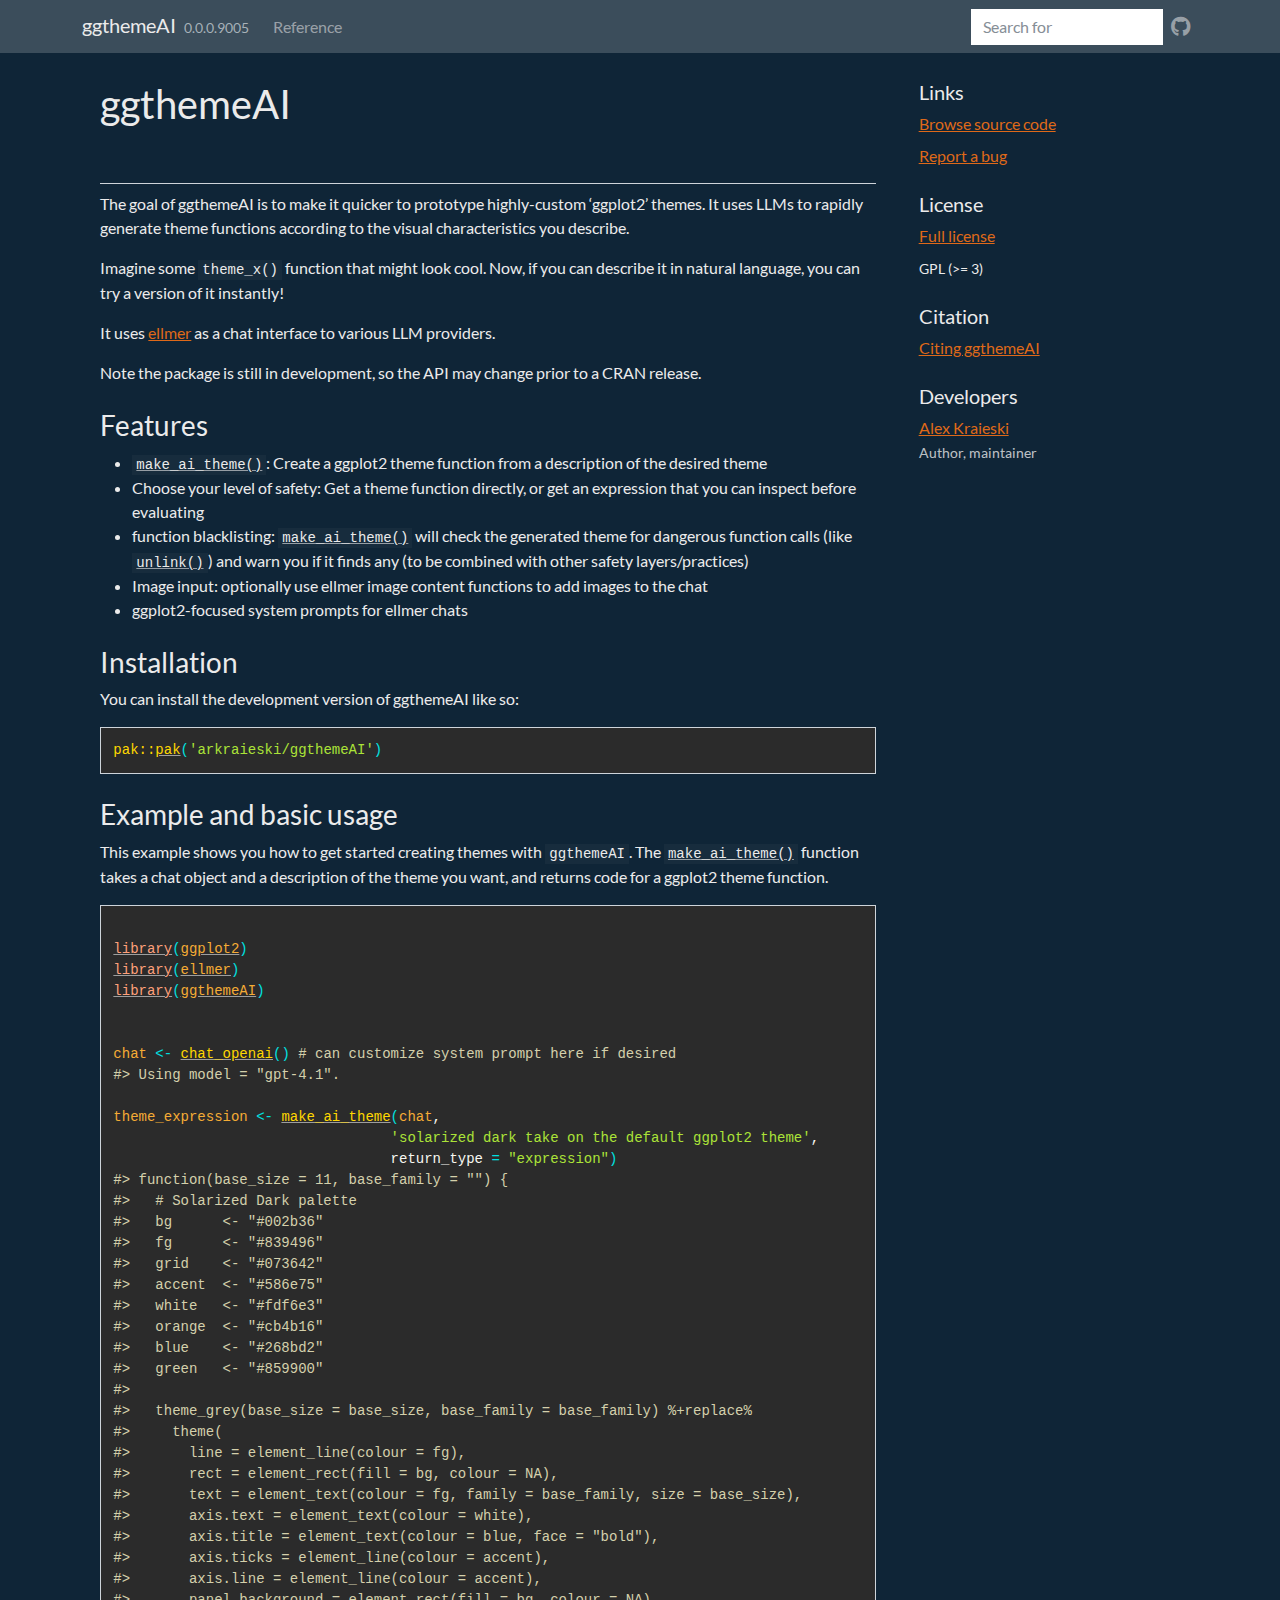
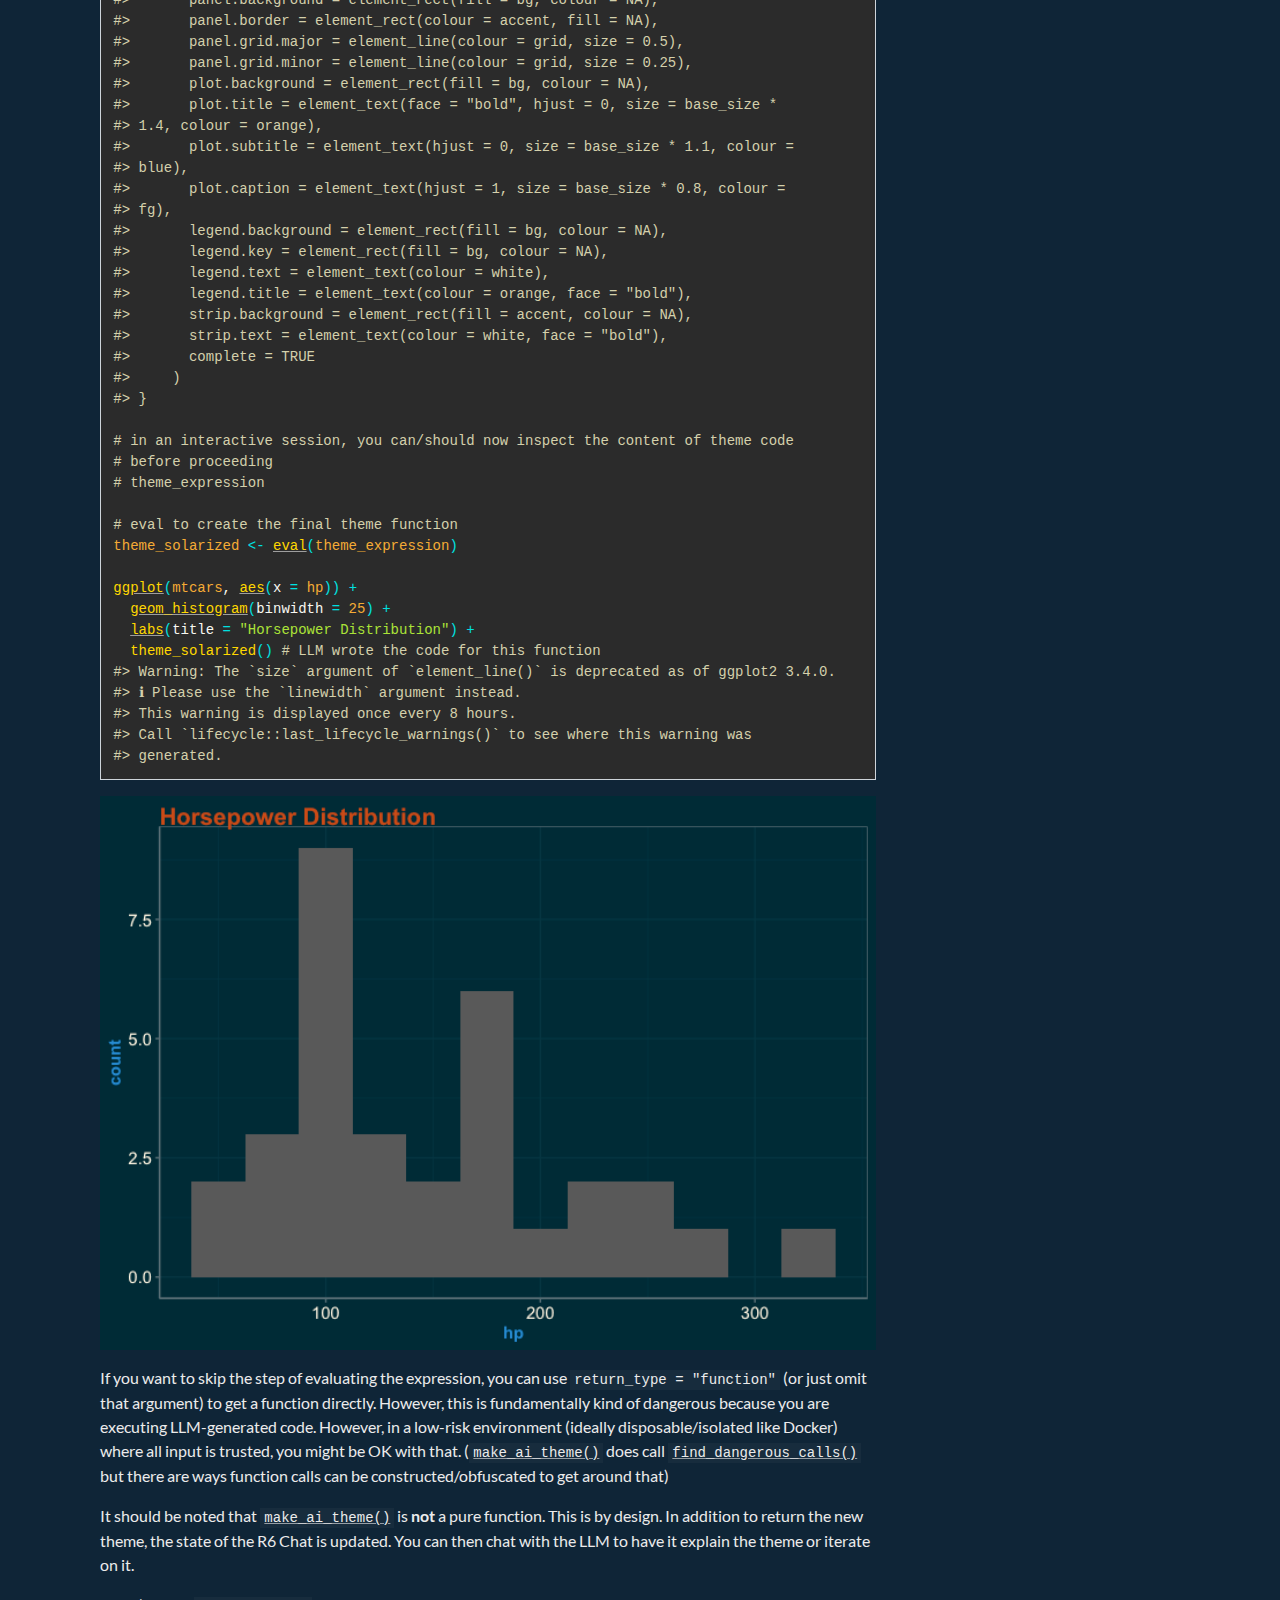
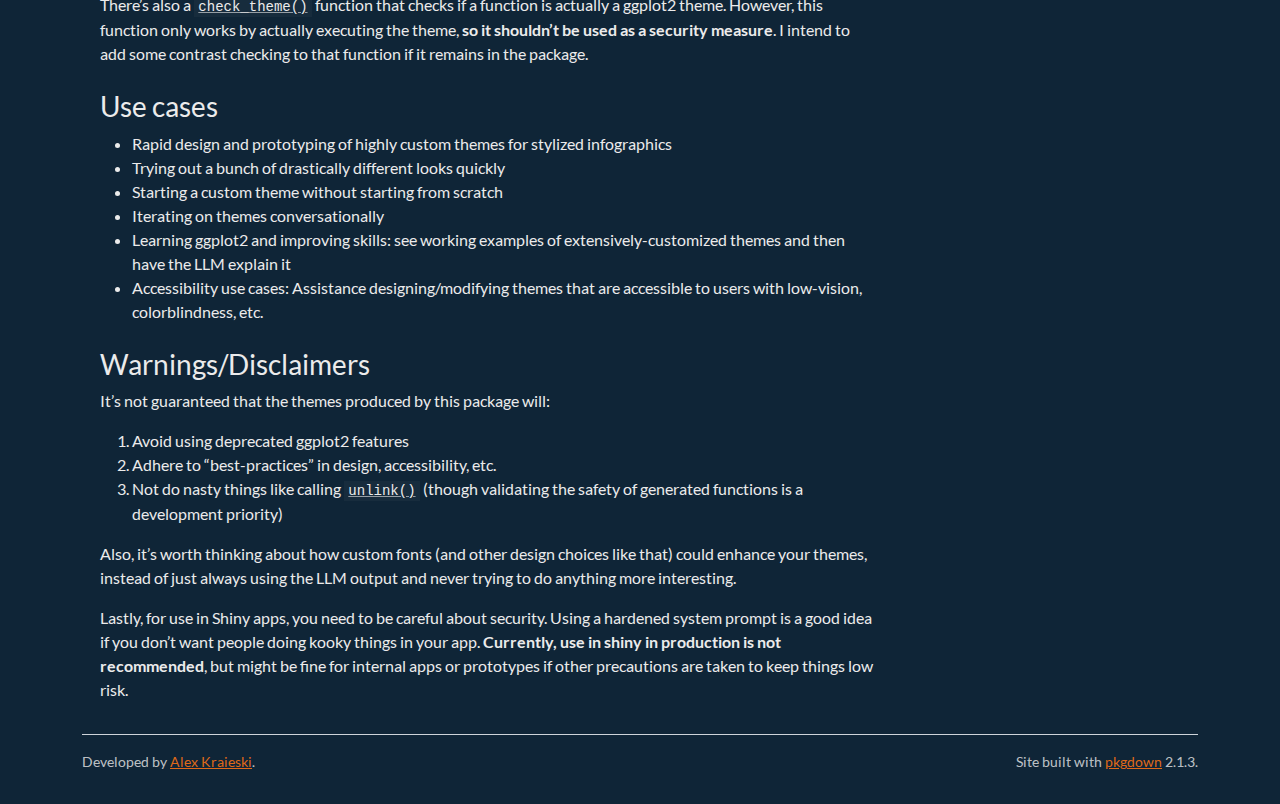
<file: index.html>
<!DOCTYPE html>
<!-- Generated by pkgdown: do not edit by hand --><html lang="en">
<head>
<meta http-equiv="Content-Type" content="text/html; charset=UTF-8">
<meta charset="utf-8">
<meta http-equiv="X-UA-Compatible" content="IE=edge">
<meta name="viewport" content="width=device-width, initial-scale=1, shrink-to-fit=no">
<title>Create ggplot2 Themes with LLMs • ggthemeAI</title>
<script src="deps/jquery-3.6.0/jquery-3.6.0.min.js"></script><meta name="viewport" content="width=device-width, initial-scale=1, shrink-to-fit=no">
<link href="deps/bootstrap-5.3.1/bootstrap.min.css" rel="stylesheet">
<script src="deps/bootstrap-5.3.1/bootstrap.bundle.min.js"></script><link href="deps/font-awesome-6.5.2/css/all.min.css" rel="stylesheet">
<link href="deps/font-awesome-6.5.2/css/v4-shims.min.css" rel="stylesheet">
<script src="deps/headroom-0.11.0/headroom.min.js"></script><script src="deps/headroom-0.11.0/jQuery.headroom.min.js"></script><script src="deps/bootstrap-toc-1.0.1/bootstrap-toc.min.js"></script><script src="deps/clipboard.js-2.0.11/clipboard.min.js"></script><script src="deps/search-1.0.0/autocomplete.jquery.min.js"></script><script src="deps/search-1.0.0/fuse.min.js"></script><script src="deps/search-1.0.0/mark.min.js"></script><!-- pkgdown --><script src="pkgdown.js"></script><meta property="og:title" content="Create ggplot2 Themes with LLMs">
<meta name="description" content="Functions for creating ggplot2 theme functions using LLMs. This makes it is easy to prototype new highly custom themes or rapidly try out new looks. Various LLM vendors are supported through ellmer.">
<meta property="og:description" content="Functions for creating ggplot2 theme functions using LLMs. This makes it is easy to prototype new highly custom themes or rapidly try out new looks. Various LLM vendors are supported through ellmer.">
</head>
<body>
    <a href="#main" class="visually-hidden-focusable">Skip to contents</a>


    <nav class="navbar navbar-expand-lg fixed-top bg-dark" data-bs-theme="dark" aria-label="Site navigation"><div class="container">

    <a class="navbar-brand me-2" href="index.html">ggthemeAI</a>

    <small class="nav-text text-muted me-auto" data-bs-toggle="tooltip" data-bs-placement="bottom" title="">0.0.0.9005</small>


    <button class="navbar-toggler" type="button" data-bs-toggle="collapse" data-bs-target="#navbar" aria-controls="navbar" aria-expanded="false" aria-label="Toggle navigation">
      <span class="navbar-toggler-icon"></span>
    </button>

    <div id="navbar" class="collapse navbar-collapse ms-3">
      <ul class="navbar-nav me-auto">
<li class="nav-item"><a class="nav-link" href="reference/index.html">Reference</a></li>
      </ul>
<ul class="navbar-nav">
<li class="nav-item"><form class="form-inline" role="search">
 <input class="form-control" type="search" name="search-input" id="search-input" autocomplete="off" aria-label="Search site" placeholder="Search for" data-search-index="search.json">
</form></li>
<li class="nav-item"><a class="external-link nav-link" href="https://github.com/arkraieski/ggthemeAI/" aria-label="GitHub"><span class="fa fab fa-github fa-lg"></span></a></li>
      </ul>
</div>


  </div>
</nav><div class="container template-home">
<div class="row">
  <main id="main" class="col-md-9"><div class="section level1">
<div class="page-header"><h1 id="ggthemeai">ggthemeAI<a class="anchor" aria-label="anchor" href="#ggthemeai"></a>
</h1></div>
<!-- badges: start -->
<!-- badges: end -->
<p>The goal of ggthemeAI is to make it quicker to prototype highly-custom ‘ggplot2’ themes. It uses LLMs to rapidly generate theme functions according to the visual characteristics you describe.</p>
<p>Imagine some <code>theme_x()</code> function that might look cool. Now, if you can describe it in natural language, you can try a version of it instantly!</p>
<p>It uses <a href="https://ellmer.tidyverse.org/index.html" class="external-link">ellmer</a> as a chat interface to various LLM providers.</p>
<p>Note the package is still in development, so the API may change prior to a CRAN release.</p>
<div class="section level2">
<h2 id="features">Features<a class="anchor" aria-label="anchor" href="#features"></a>
</h2>
<ul>
<li>
<code><a href="reference/make_ai_theme.html">make_ai_theme()</a></code>: Create a ggplot2 theme function from a description of the desired theme</li>
<li>Choose your level of safety: Get a theme function directly, or get an expression that you can inspect before evaluating</li>
<li>function blacklisting: <code><a href="reference/make_ai_theme.html">make_ai_theme()</a></code> will check the generated theme for dangerous function calls (like <code><a href="https://rdrr.io/r/base/unlink.html" class="external-link">unlink()</a></code>) and warn you if it finds any (to be combined with other safety layers/practices)</li>
<li>Image input: optionally use ellmer image content functions to add images to the chat</li>
<li>ggplot2-focused system prompts for ellmer chats</li>
</ul>
</div>
<div class="section level2">
<h2 id="installation">Installation<a class="anchor" aria-label="anchor" href="#installation"></a>
</h2>
<p>You can install the development version of ggthemeAI like so:</p>
<div class="sourceCode" id="cb1"><pre class="downlit sourceCode r">
<code class="sourceCode R"><span><span class="fu">pak</span><span class="fu">::</span><span class="fu"><a href="https://pak.r-lib.org/reference/pak.html" class="external-link">pak</a></span><span class="op">(</span><span class="st">'arkraieski/ggthemeAI'</span><span class="op">)</span></span></code></pre></div>
</div>
<div class="section level2">
<h2 id="example-and-basic-usage">Example and basic usage<a class="anchor" aria-label="anchor" href="#example-and-basic-usage"></a>
</h2>
<p>This example shows you how to get started creating themes with <code>ggthemeAI</code>. The <code><a href="reference/make_ai_theme.html">make_ai_theme()</a></code> function takes a chat object and a description of the theme you want, and returns code for a ggplot2 theme function.</p>
<div class="sourceCode" id="cb2"><pre class="downlit sourceCode r">
<code class="sourceCode R"><span></span>
<span><span class="kw"><a href="https://rdrr.io/r/base/library.html" class="external-link">library</a></span><span class="op">(</span><span class="va"><a href="https://ggplot2.tidyverse.org" class="external-link">ggplot2</a></span><span class="op">)</span></span>
<span><span class="kw"><a href="https://rdrr.io/r/base/library.html" class="external-link">library</a></span><span class="op">(</span><span class="va"><a href="https://ellmer.tidyverse.org" class="external-link">ellmer</a></span><span class="op">)</span></span>
<span><span class="kw"><a href="https://rdrr.io/r/base/library.html" class="external-link">library</a></span><span class="op">(</span><span class="va"><a href="https://github.com/arkraieski/ggthemeAI" class="external-link">ggthemeAI</a></span><span class="op">)</span></span>
<span></span>
<span></span>
<span><span class="va">chat</span> <span class="op">&lt;-</span> <span class="fu"><a href="https://ellmer.tidyverse.org/reference/chat_openai.html" class="external-link">chat_openai</a></span><span class="op">(</span><span class="op">)</span> <span class="co"># can customize system prompt here if desired</span></span>
<span><span class="co">#&gt; Using model = "gpt-4.1".</span></span>
<span></span>
<span><span class="va">theme_expression</span> <span class="op">&lt;-</span> <span class="fu"><a href="reference/make_ai_theme.html">make_ai_theme</a></span><span class="op">(</span><span class="va">chat</span>, </span>
<span>                                 <span class="st">'solarized dark take on the default ggplot2 theme'</span>,</span>
<span>                                 return_type <span class="op">=</span> <span class="st">"expression"</span><span class="op">)</span></span>
<span><span class="co">#&gt; function(base_size = 11, base_family = "") {</span></span>
<span><span class="co">#&gt;   # Solarized Dark palette</span></span>
<span><span class="co">#&gt;   bg      &lt;- "#002b36"</span></span>
<span><span class="co">#&gt;   fg      &lt;- "#839496"</span></span>
<span><span class="co">#&gt;   grid    &lt;- "#073642"</span></span>
<span><span class="co">#&gt;   accent  &lt;- "#586e75"</span></span>
<span><span class="co">#&gt;   white   &lt;- "#fdf6e3"</span></span>
<span><span class="co">#&gt;   orange  &lt;- "#cb4b16"</span></span>
<span><span class="co">#&gt;   blue    &lt;- "#268bd2"</span></span>
<span><span class="co">#&gt;   green   &lt;- "#859900"</span></span>
<span><span class="co">#&gt; </span></span>
<span><span class="co">#&gt;   theme_grey(base_size = base_size, base_family = base_family) %+replace%</span></span>
<span><span class="co">#&gt;     theme(</span></span>
<span><span class="co">#&gt;       line = element_line(colour = fg),</span></span>
<span><span class="co">#&gt;       rect = element_rect(fill = bg, colour = NA),</span></span>
<span><span class="co">#&gt;       text = element_text(colour = fg, family = base_family, size = base_size),</span></span>
<span><span class="co">#&gt;       axis.text = element_text(colour = white),</span></span>
<span><span class="co">#&gt;       axis.title = element_text(colour = blue, face = "bold"),</span></span>
<span><span class="co">#&gt;       axis.ticks = element_line(colour = accent),</span></span>
<span><span class="co">#&gt;       axis.line = element_line(colour = accent),</span></span>
<span><span class="co">#&gt;       panel.background = element_rect(fill = bg, colour = NA),</span></span>
<span><span class="co">#&gt;       panel.border = element_rect(colour = accent, fill = NA),</span></span>
<span><span class="co">#&gt;       panel.grid.major = element_line(colour = grid, size = 0.5),</span></span>
<span><span class="co">#&gt;       panel.grid.minor = element_line(colour = grid, size = 0.25),</span></span>
<span><span class="co">#&gt;       plot.background = element_rect(fill = bg, colour = NA),</span></span>
<span><span class="co">#&gt;       plot.title = element_text(face = "bold", hjust = 0, size = base_size * </span></span>
<span><span class="co">#&gt; 1.4, colour = orange),</span></span>
<span><span class="co">#&gt;       plot.subtitle = element_text(hjust = 0, size = base_size * 1.1, colour = </span></span>
<span><span class="co">#&gt; blue),</span></span>
<span><span class="co">#&gt;       plot.caption = element_text(hjust = 1, size = base_size * 0.8, colour = </span></span>
<span><span class="co">#&gt; fg),</span></span>
<span><span class="co">#&gt;       legend.background = element_rect(fill = bg, colour = NA),</span></span>
<span><span class="co">#&gt;       legend.key = element_rect(fill = bg, colour = NA),</span></span>
<span><span class="co">#&gt;       legend.text = element_text(colour = white),</span></span>
<span><span class="co">#&gt;       legend.title = element_text(colour = orange, face = "bold"),</span></span>
<span><span class="co">#&gt;       strip.background = element_rect(fill = accent, colour = NA),</span></span>
<span><span class="co">#&gt;       strip.text = element_text(colour = white, face = "bold"),</span></span>
<span><span class="co">#&gt;       complete = TRUE</span></span>
<span><span class="co">#&gt;     )</span></span>
<span><span class="co">#&gt; }</span></span>
<span></span>
<span><span class="co"># in an interactive session, you can/should now inspect the content of theme code</span></span>
<span><span class="co"># before proceeding</span></span>
<span><span class="co"># theme_expression</span></span>
<span></span>
<span><span class="co"># eval to create the final theme function</span></span>
<span><span class="va">theme_solarized</span> <span class="op">&lt;-</span> <span class="fu"><a href="https://rdrr.io/r/base/eval.html" class="external-link">eval</a></span><span class="op">(</span><span class="va">theme_expression</span><span class="op">)</span></span>
<span></span>
<span><span class="fu"><a href="https://ggplot2.tidyverse.org/reference/ggplot.html" class="external-link">ggplot</a></span><span class="op">(</span><span class="va">mtcars</span>, <span class="fu"><a href="https://ggplot2.tidyverse.org/reference/aes.html" class="external-link">aes</a></span><span class="op">(</span>x <span class="op">=</span> <span class="va">hp</span><span class="op">)</span><span class="op">)</span> <span class="op">+</span> </span>
<span>  <span class="fu"><a href="https://ggplot2.tidyverse.org/reference/geom_histogram.html" class="external-link">geom_histogram</a></span><span class="op">(</span>binwidth <span class="op">=</span> <span class="fl">25</span><span class="op">)</span> <span class="op">+</span></span>
<span>  <span class="fu"><a href="https://ggplot2.tidyverse.org/reference/labs.html" class="external-link">labs</a></span><span class="op">(</span>title <span class="op">=</span> <span class="st">"Horsepower Distribution"</span><span class="op">)</span> <span class="op">+</span></span>
<span>  <span class="fu">theme_solarized</span><span class="op">(</span><span class="op">)</span> <span class="co"># LLM wrote the code for this function</span></span>
<span><span class="co">#&gt; Warning: The `size` argument of `element_line()` is deprecated as of ggplot2 3.4.0.</span></span>
<span><span class="co">#&gt; ℹ Please use the `linewidth` argument instead.</span></span>
<span><span class="co">#&gt; This warning is displayed once every 8 hours.</span></span>
<span><span class="co">#&gt; Call `lifecycle::last_lifecycle_warnings()` to see where this warning was</span></span>
<span><span class="co">#&gt; generated.</span></span></code></pre></div>
<p><img src="reference/figures/README-example-1.png" alt="Histogram of horsepower values showing peaks around 100 and 180 hp.  Bars are gray on a dark background." width="100%"></p>
<p>If you want to skip the step of evaluating the expression, you can use <code>return_type = "function"</code> (or just omit that argument) to get a function directly. However, this is fundamentally kind of dangerous because you are executing LLM-generated code. However, in a low-risk environment (ideally disposable/isolated like Docker) where all input is trusted, you might be OK with that. (<code><a href="reference/make_ai_theme.html">make_ai_theme()</a></code> does call <code><a href="reference/find_dangerous_calls.html">find_dangerous_calls()</a></code> but there are ways function calls can be constructed/obfuscated to get around that)</p>
<p>It should be noted that <code><a href="reference/make_ai_theme.html">make_ai_theme()</a></code> is <strong>not</strong> a pure function. This is by design. In addition to return the new theme, the state of the R6 Chat is updated. You can then chat with the LLM to have it explain the theme or iterate on it.</p>
<p>There’s also a <code><a href="reference/check_theme.html">check_theme()</a></code> function that checks if a function is actually a ggplot2 theme. However, this function only works by actually executing the theme, <strong>so it shouldn’t be used as a security measure</strong>. I intend to add some contrast checking to that function if it remains in the package.</p>
</div>
<div class="section level2">
<h2 id="use-cases">Use cases<a class="anchor" aria-label="anchor" href="#use-cases"></a>
</h2>
<ul>
<li>Rapid design and prototyping of highly custom themes for stylized infographics</li>
<li>Trying out a bunch of drastically different looks quickly</li>
<li>Starting a custom theme without starting from scratch</li>
<li>Iterating on themes conversationally</li>
<li>Learning ggplot2 and improving skills: see working examples of extensively-customized themes and then have the LLM explain it</li>
<li>Accessibility use cases: Assistance designing/modifying themes that are accessible to users with low-vision, colorblindness, etc.</li>
</ul>
</div>
<div class="section level2">
<h2 id="warningsdisclaimers">Warnings/Disclaimers<a class="anchor" aria-label="anchor" href="#warningsdisclaimers"></a>
</h2>
<p>It’s not guaranteed that the themes produced by this package will:</p>
<ol style="list-style-type: decimal">
<li>Avoid using deprecated ggplot2 features</li>
<li>Adhere to “best-practices” in design, accessibility, etc.</li>
<li>Not do nasty things like calling <code><a href="https://rdrr.io/r/base/unlink.html" class="external-link">unlink()</a></code> (though validating the safety of generated functions is a development priority)</li>
</ol>
<p>Also, it’s worth thinking about how custom fonts (and other design choices like that) could enhance your themes, instead of just always using the LLM output and never trying to do anything more interesting.</p>
<p>Lastly, for use in Shiny apps, you need to be careful about security. Using a hardened system prompt is a good idea if you don’t want people doing kooky things in your app. <strong>Currently, use in shiny in production is not recommended</strong>, but might be fine for internal apps or prototypes if other precautions are taken to keep things low risk.</p>
</div>
</div>
  </main><aside class="col-md-3"><div class="links">
<h2 data-toc-skip>Links</h2>
<ul class="list-unstyled">
<li><a href="https://github.com/arkraieski/ggthemeAI/" class="external-link">Browse source code</a></li>
<li><a href="https://github.com/arkraieski/ggthemeAI/issues" class="external-link">Report a bug</a></li>
</ul>
</div>

<div class="license">
<h2 data-toc-skip>License</h2>
<ul class="list-unstyled">
<li><a href="LICENSE.html">Full license</a></li>
<li><small>GPL (&gt;= 3)</small></li>
</ul>
</div>


<div class="citation">
<h2 data-toc-skip>Citation</h2>
<ul class="list-unstyled">
<li><a href="authors.html#citation">Citing ggthemeAI</a></li>
</ul>
</div>

<div class="developers">
<h2 data-toc-skip>Developers</h2>
<ul class="list-unstyled">
<li>
<a href="https://kraieski.dev" class="external-link">Alex Kraieski</a> <br><small class="roles"> Author, maintainer </small>   </li>
</ul>
</div>



  </aside>
</div>


    <footer><div class="pkgdown-footer-left">
  <p>Developed by <a href="https://kraieski.dev" class="external-link">Alex Kraieski</a>.</p>
</div>

<div class="pkgdown-footer-right">
  <p>Site built with <a href="https://pkgdown.r-lib.org/" class="external-link">pkgdown</a> 2.1.3.</p>
</div>

    </footer>
</div>





  </body>
</html>
</file>
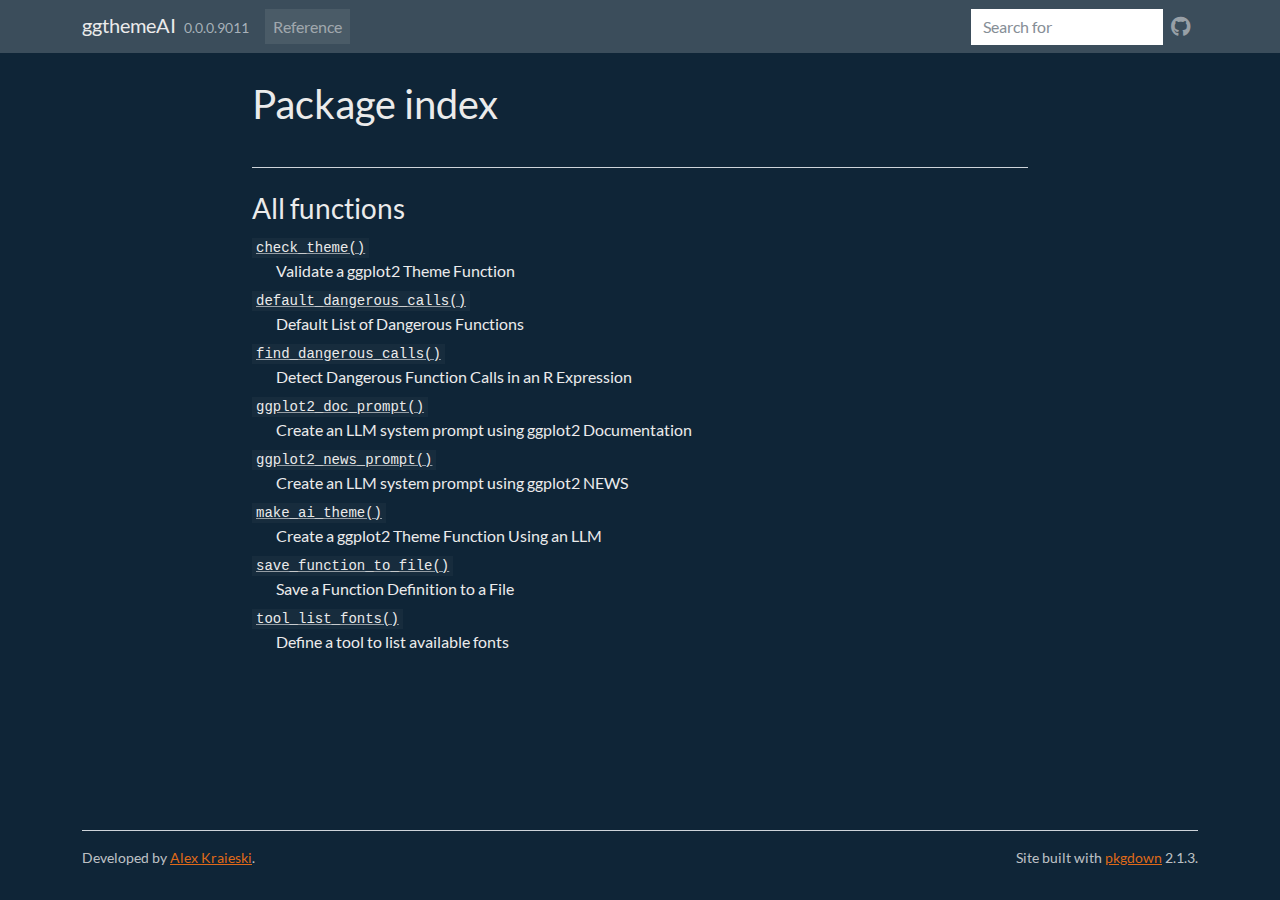
<file: reference/index.html>
<!DOCTYPE html>
<!-- Generated by pkgdown: do not edit by hand --><html lang="en"><head><meta http-equiv="Content-Type" content="text/html; charset=UTF-8"><meta charset="utf-8"><meta http-equiv="X-UA-Compatible" content="IE=edge"><meta name="viewport" content="width=device-width, initial-scale=1, shrink-to-fit=no"><title>Package index • ggthemeAI</title><script src="../deps/jquery-3.6.0/jquery-3.6.0.min.js"></script><meta name="viewport" content="width=device-width, initial-scale=1, shrink-to-fit=no"><link href="../deps/bootstrap-5.3.1/bootstrap.min.css" rel="stylesheet"><script src="../deps/bootstrap-5.3.1/bootstrap.bundle.min.js"></script><link href="../deps/font-awesome-6.5.2/css/all.min.css" rel="stylesheet"><link href="../deps/font-awesome-6.5.2/css/v4-shims.min.css" rel="stylesheet"><script src="../deps/headroom-0.11.0/headroom.min.js"></script><script src="../deps/headroom-0.11.0/jQuery.headroom.min.js"></script><script src="../deps/bootstrap-toc-1.0.1/bootstrap-toc.min.js"></script><script src="../deps/clipboard.js-2.0.11/clipboard.min.js"></script><script src="../deps/search-1.0.0/autocomplete.jquery.min.js"></script><script src="../deps/search-1.0.0/fuse.min.js"></script><script src="../deps/search-1.0.0/mark.min.js"></script><!-- pkgdown --><script src="../pkgdown.js"></script><meta property="og:title" content="Package index"></head><body>
    <a href="#main" class="visually-hidden-focusable">Skip to contents</a>


    <nav class="navbar navbar-expand-lg fixed-top bg-dark" data-bs-theme="dark" aria-label="Site navigation"><div class="container">

    <a class="navbar-brand me-2" href="../index.html">ggthemeAI</a>

    <small class="nav-text text-muted me-auto" data-bs-toggle="tooltip" data-bs-placement="bottom" title="">0.0.0.9011</small>


    <button class="navbar-toggler" type="button" data-bs-toggle="collapse" data-bs-target="#navbar" aria-controls="navbar" aria-expanded="false" aria-label="Toggle navigation">
      <span class="navbar-toggler-icon"></span>
    </button>

    <div id="navbar" class="collapse navbar-collapse ms-3">
      <ul class="navbar-nav me-auto"><li class="active nav-item"><a class="nav-link" href="../reference/index.html">Reference</a></li>
      </ul><ul class="navbar-nav"><li class="nav-item"><form class="form-inline" role="search">
 <input class="form-control" type="search" name="search-input" id="search-input" autocomplete="off" aria-label="Search site" placeholder="Search for" data-search-index="../search.json"></form></li>
<li class="nav-item"><a class="external-link nav-link" href="https://github.com/arkraieski/ggthemeAI/" aria-label="GitHub"><span class="fa fab fa-github fa-lg"></span></a></li>
      </ul></div>


  </div>
</nav><div class="container template-reference-index">
<div class="row">
  <main id="main" class="col-md-9"><div class="page-header">

      <h1>Package index</h1>
    </div>

    <div class="section level2">
      <h2 id="all-functions">All functions<a class="anchor" aria-label="anchor" href="#all-functions"></a></h2>




    </div><div class="section level2">




      <dl><dt>

          <code><a href="check_theme.html">check_theme()</a></code>

        </dt>
        <dd>Validate a ggplot2 Theme Function</dd>
      </dl><dl><dt>

          <code><a href="default_dangerous_calls.html">default_dangerous_calls()</a></code>

        </dt>
        <dd>Default List of Dangerous Functions</dd>
      </dl><dl><dt>

          <code><a href="find_dangerous_calls.html">find_dangerous_calls()</a></code>

        </dt>
        <dd>Detect Dangerous Function Calls in an R Expression</dd>
      </dl><dl><dt>

          <code><a href="ggplot2_doc_prompt.html">ggplot2_doc_prompt()</a></code>

        </dt>
        <dd>Create an LLM system prompt using ggplot2 Documentation</dd>
      </dl><dl><dt>

          <code><a href="ggplot2_news_prompt.html">ggplot2_news_prompt()</a></code>

        </dt>
        <dd>Create an LLM system prompt using ggplot2 NEWS</dd>
      </dl><dl><dt>

          <code><a href="make_ai_theme.html">make_ai_theme()</a></code>

        </dt>
        <dd>Create a ggplot2 Theme Function Using an LLM</dd>
      </dl><dl><dt>

          <code><a href="save_function_to_file.html">save_function_to_file()</a></code>

        </dt>
        <dd>Save a Function Definition to a File</dd>
      </dl><dl><dt>

          <code><a href="tool_list_fonts.html">tool_list_fonts()</a></code>

        </dt>
        <dd>Define a tool to list available fonts</dd>
      </dl></div>
  </main></div>


    <footer><div class="pkgdown-footer-left">
  <p>Developed by <a href="https://kraieski.dev" class="external-link">Alex Kraieski</a>.</p>
</div>

<div class="pkgdown-footer-right">
  <p>Site built with <a href="https://pkgdown.r-lib.org/" class="external-link">pkgdown</a> 2.1.3.</p>
</div>

    </footer></div>





  </body></html>
</file>
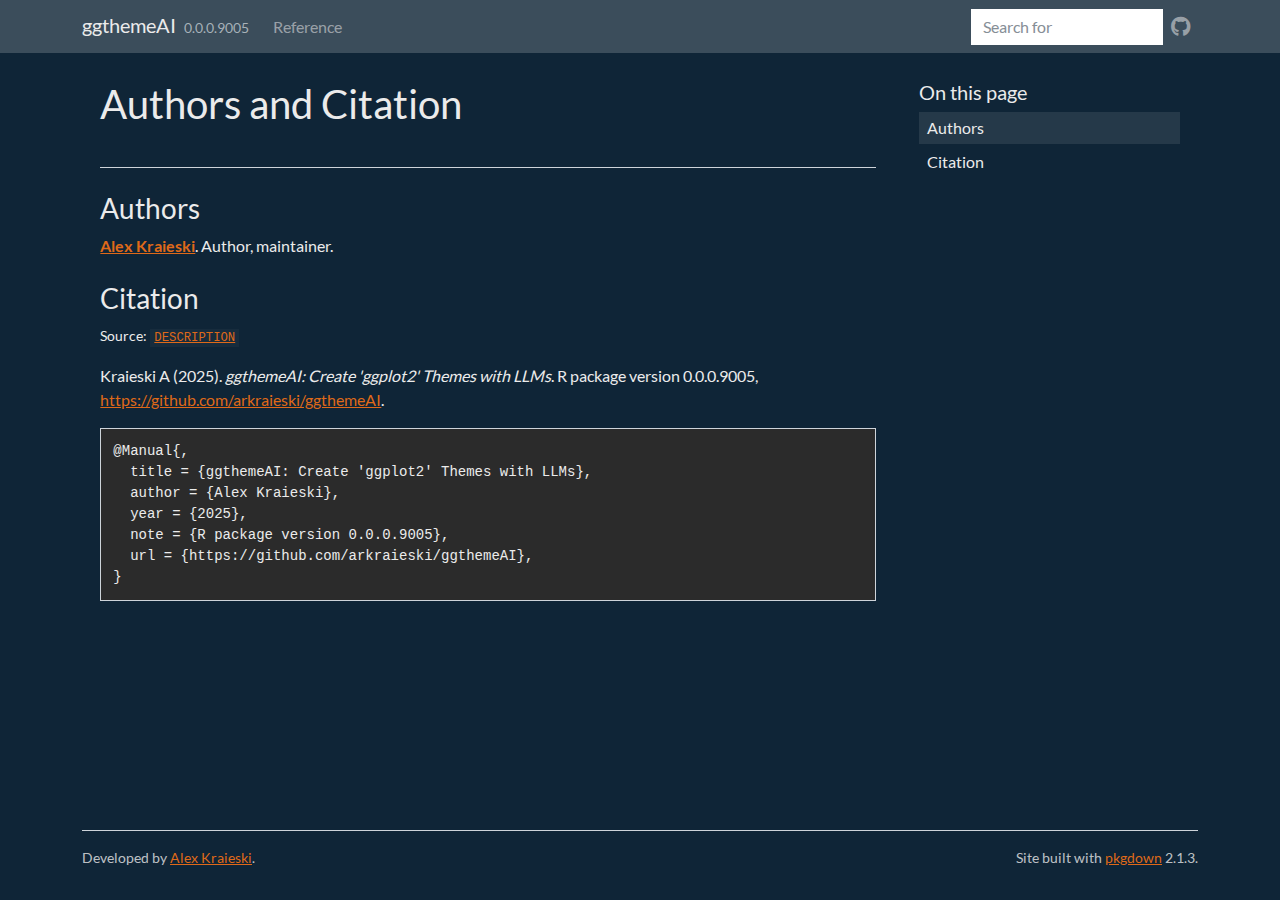
<file: authors.html>
<!DOCTYPE html>
<!-- Generated by pkgdown: do not edit by hand --><html lang="en"><head><meta http-equiv="Content-Type" content="text/html; charset=UTF-8"><meta charset="utf-8"><meta http-equiv="X-UA-Compatible" content="IE=edge"><meta name="viewport" content="width=device-width, initial-scale=1, shrink-to-fit=no"><title>Authors and Citation • ggthemeAI</title><script src="deps/jquery-3.6.0/jquery-3.6.0.min.js"></script><meta name="viewport" content="width=device-width, initial-scale=1, shrink-to-fit=no"><link href="deps/bootstrap-5.3.1/bootstrap.min.css" rel="stylesheet"><script src="deps/bootstrap-5.3.1/bootstrap.bundle.min.js"></script><link href="deps/font-awesome-6.5.2/css/all.min.css" rel="stylesheet"><link href="deps/font-awesome-6.5.2/css/v4-shims.min.css" rel="stylesheet"><script src="deps/headroom-0.11.0/headroom.min.js"></script><script src="deps/headroom-0.11.0/jQuery.headroom.min.js"></script><script src="deps/bootstrap-toc-1.0.1/bootstrap-toc.min.js"></script><script src="deps/clipboard.js-2.0.11/clipboard.min.js"></script><script src="deps/search-1.0.0/autocomplete.jquery.min.js"></script><script src="deps/search-1.0.0/fuse.min.js"></script><script src="deps/search-1.0.0/mark.min.js"></script><!-- pkgdown --><script src="pkgdown.js"></script><meta property="og:title" content="Authors and Citation"></head><body>
    <a href="#main" class="visually-hidden-focusable">Skip to contents</a>


    <nav class="navbar navbar-expand-lg fixed-top bg-dark" data-bs-theme="dark" aria-label="Site navigation"><div class="container">

    <a class="navbar-brand me-2" href="index.html">ggthemeAI</a>

    <small class="nav-text text-muted me-auto" data-bs-toggle="tooltip" data-bs-placement="bottom" title="">0.0.0.9005</small>


    <button class="navbar-toggler" type="button" data-bs-toggle="collapse" data-bs-target="#navbar" aria-controls="navbar" aria-expanded="false" aria-label="Toggle navigation">
      <span class="navbar-toggler-icon"></span>
    </button>

    <div id="navbar" class="collapse navbar-collapse ms-3">
      <ul class="navbar-nav me-auto"><li class="nav-item"><a class="nav-link" href="reference/index.html">Reference</a></li>
      </ul><ul class="navbar-nav"><li class="nav-item"><form class="form-inline" role="search">
 <input class="form-control" type="search" name="search-input" id="search-input" autocomplete="off" aria-label="Search site" placeholder="Search for" data-search-index="search.json"></form></li>
<li class="nav-item"><a class="external-link nav-link" href="https://github.com/arkraieski/ggthemeAI/" aria-label="GitHub"><span class="fa fab fa-github fa-lg"></span></a></li>
      </ul></div>


  </div>
</nav><div class="container template-citation-authors">
<div class="row">
  <main id="main" class="col-md-9"><div class="page-header">

      <h1>Authors and Citation</h1>
    </div>

    <div class="section level2">
      <h2>Authors</h2>

      <ul class="list-unstyled"><li>
          <p><strong><a href="https://kraieski.dev" class="external-link">Alex Kraieski</a></strong>. Author, maintainer.
          </p>
        </li>
      </ul></div>

    <div class="section level2">
      <h2 id="citation">Citation</h2>
      <p><small class="dont-index">Source: <a href="https://github.com/arkraieski/ggthemeAI/blob/main/DESCRIPTION" class="external-link"><code>DESCRIPTION</code></a></small></p>

      <p>Kraieski A (2025).
<em>ggthemeAI: Create 'ggplot2' Themes with LLMs</em>.
R package version 0.0.0.9005, <a href="https://github.com/arkraieski/ggthemeAI" class="external-link">https://github.com/arkraieski/ggthemeAI</a>.
</p>
      <pre>@Manual{,
  title = {ggthemeAI: Create 'ggplot2' Themes with LLMs},
  author = {Alex Kraieski},
  year = {2025},
  note = {R package version 0.0.0.9005},
  url = {https://github.com/arkraieski/ggthemeAI},
}</pre>
    </div>

  </main><aside class="col-md-3"><nav id="toc" aria-label="Table of contents"><h2>On this page</h2>
    </nav></aside></div>


    <footer><div class="pkgdown-footer-left">
  <p>Developed by <a href="https://kraieski.dev" class="external-link">Alex Kraieski</a>.</p>
</div>

<div class="pkgdown-footer-right">
  <p>Site built with <a href="https://pkgdown.r-lib.org/" class="external-link">pkgdown</a> 2.1.3.</p>
</div>

    </footer></div>





  </body></html>
</file>
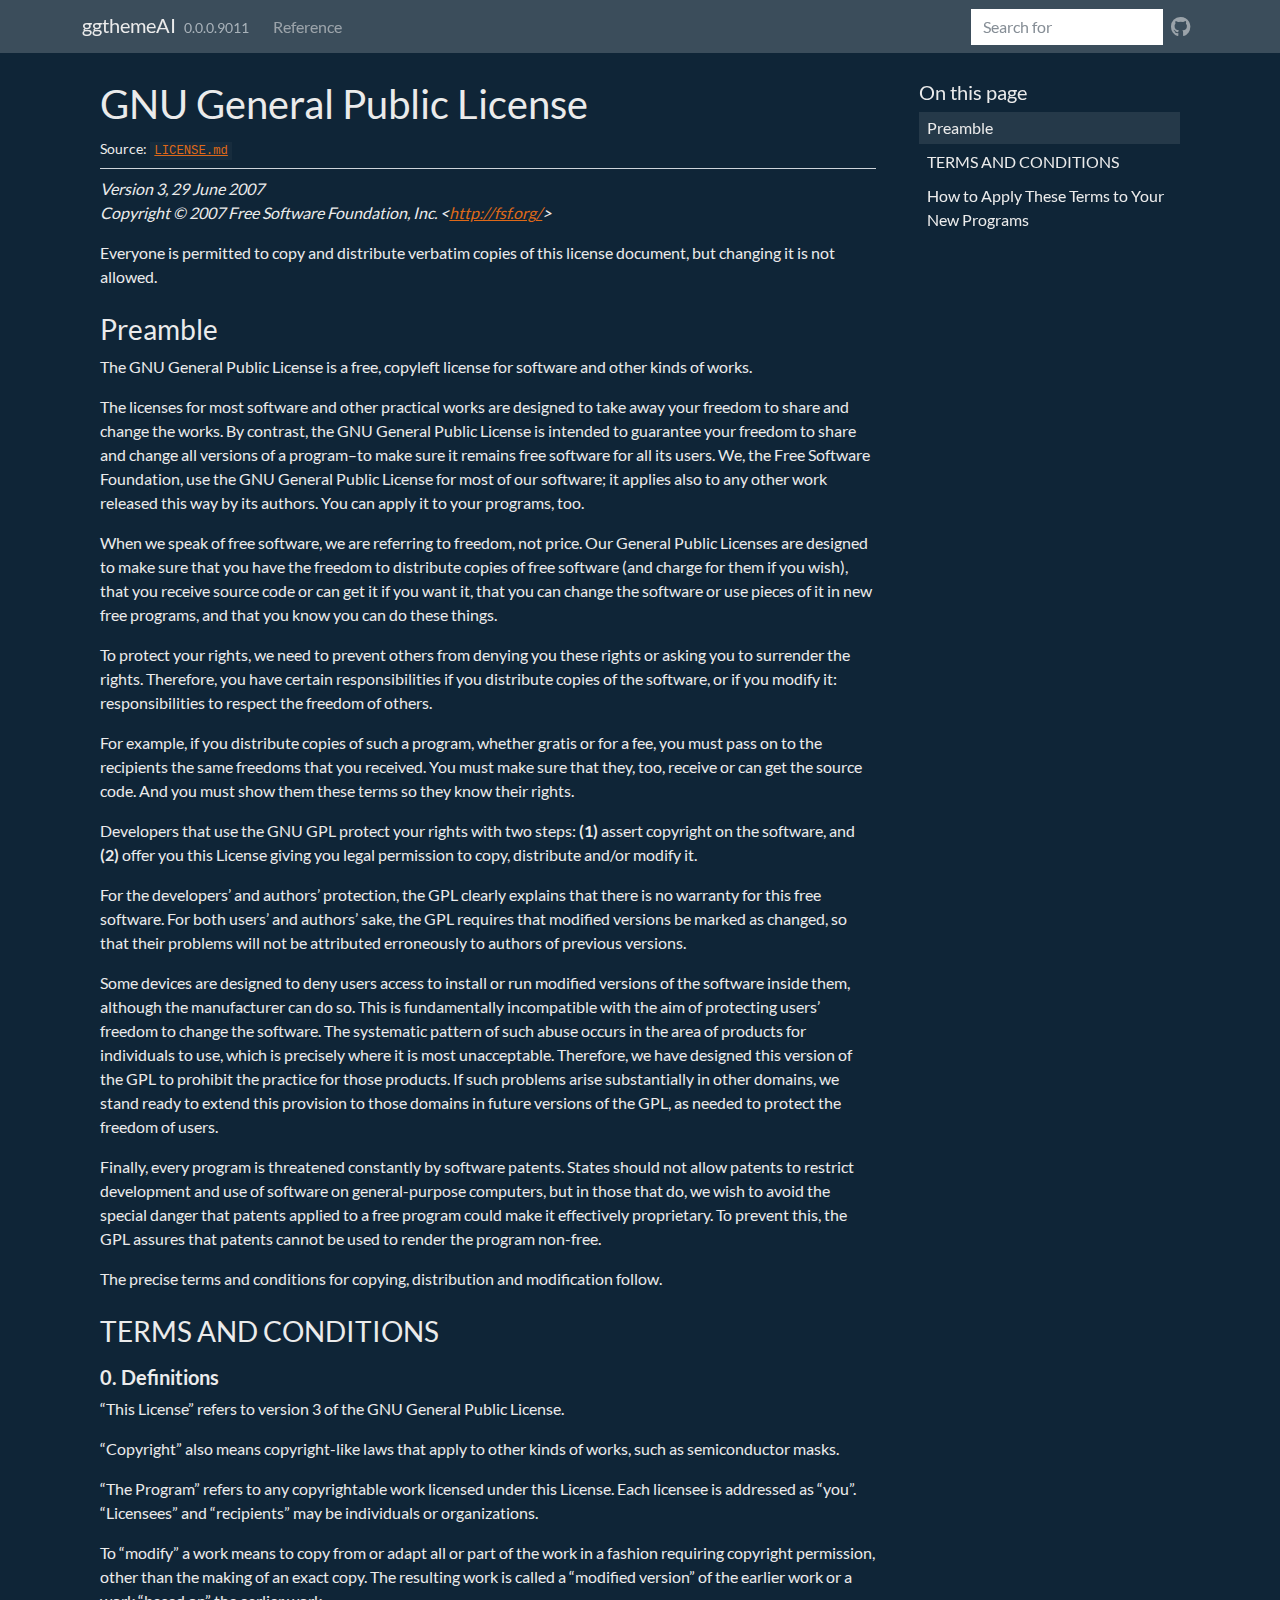
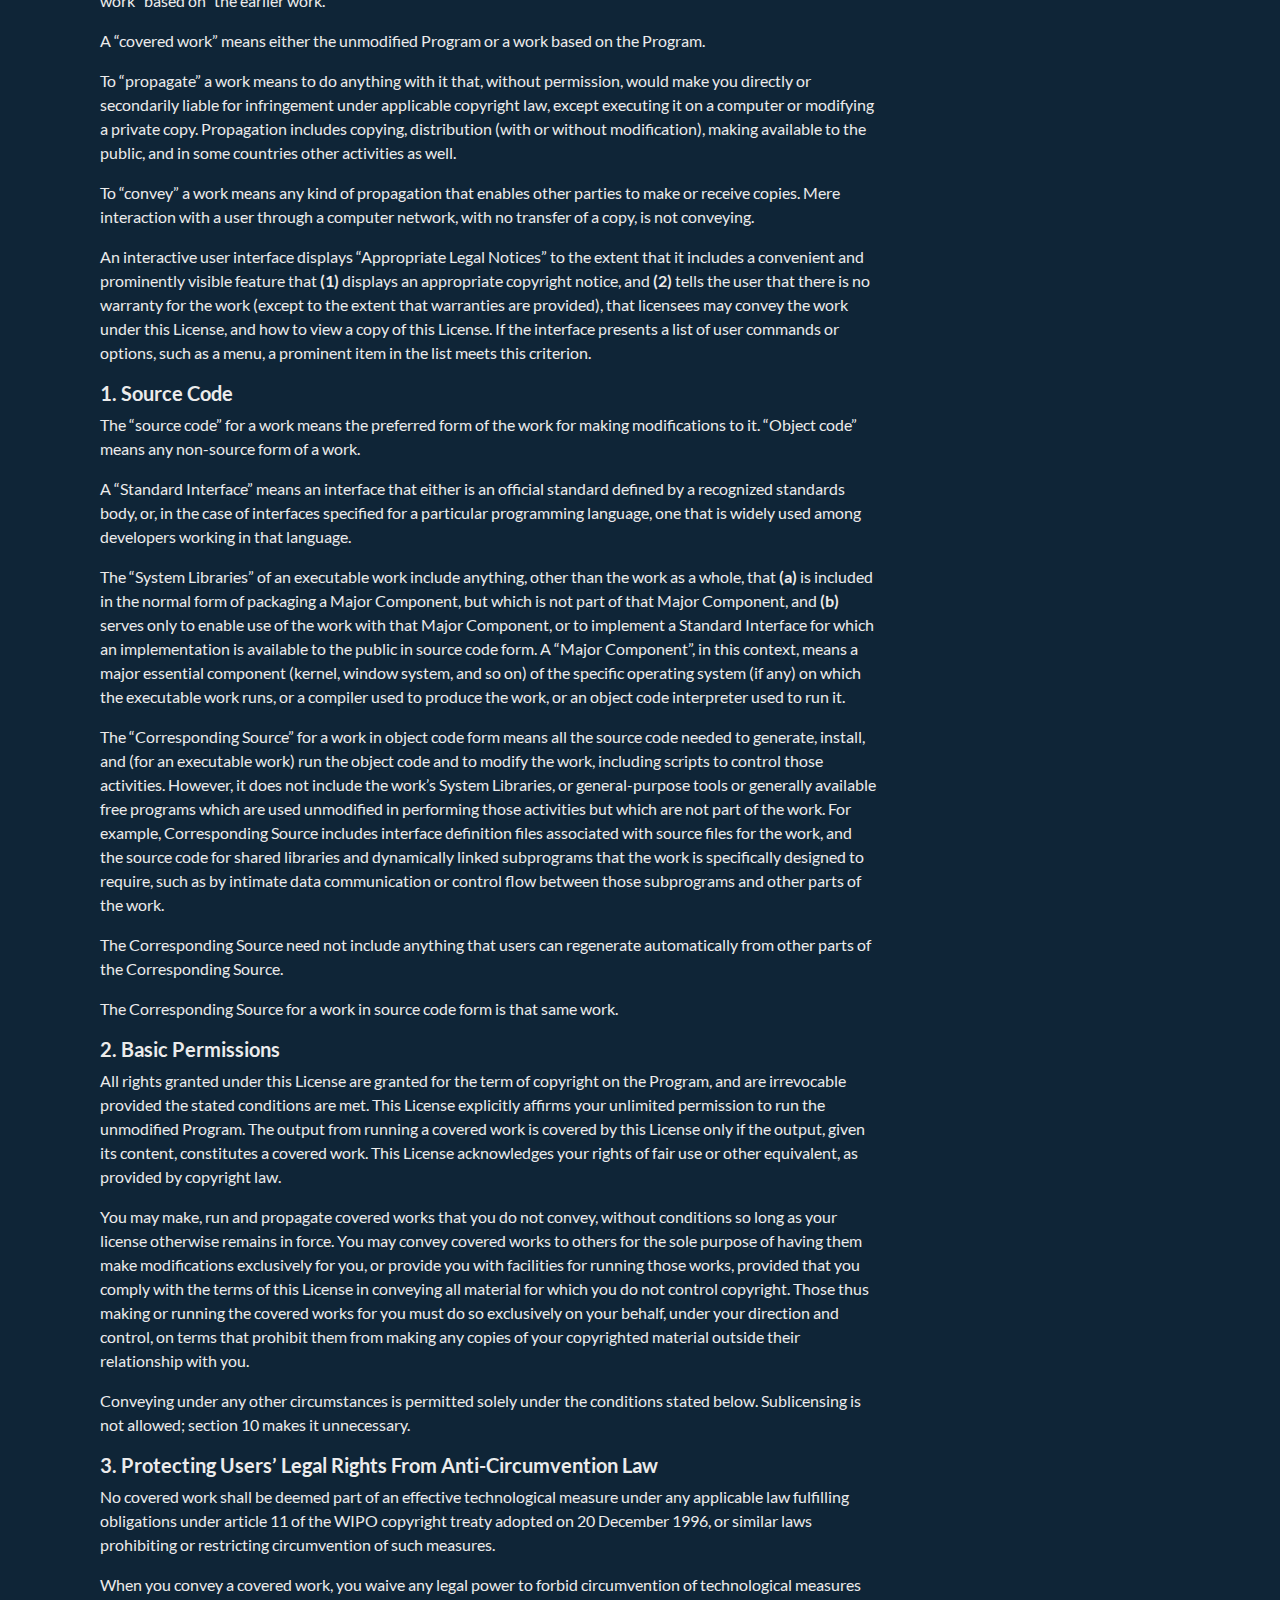
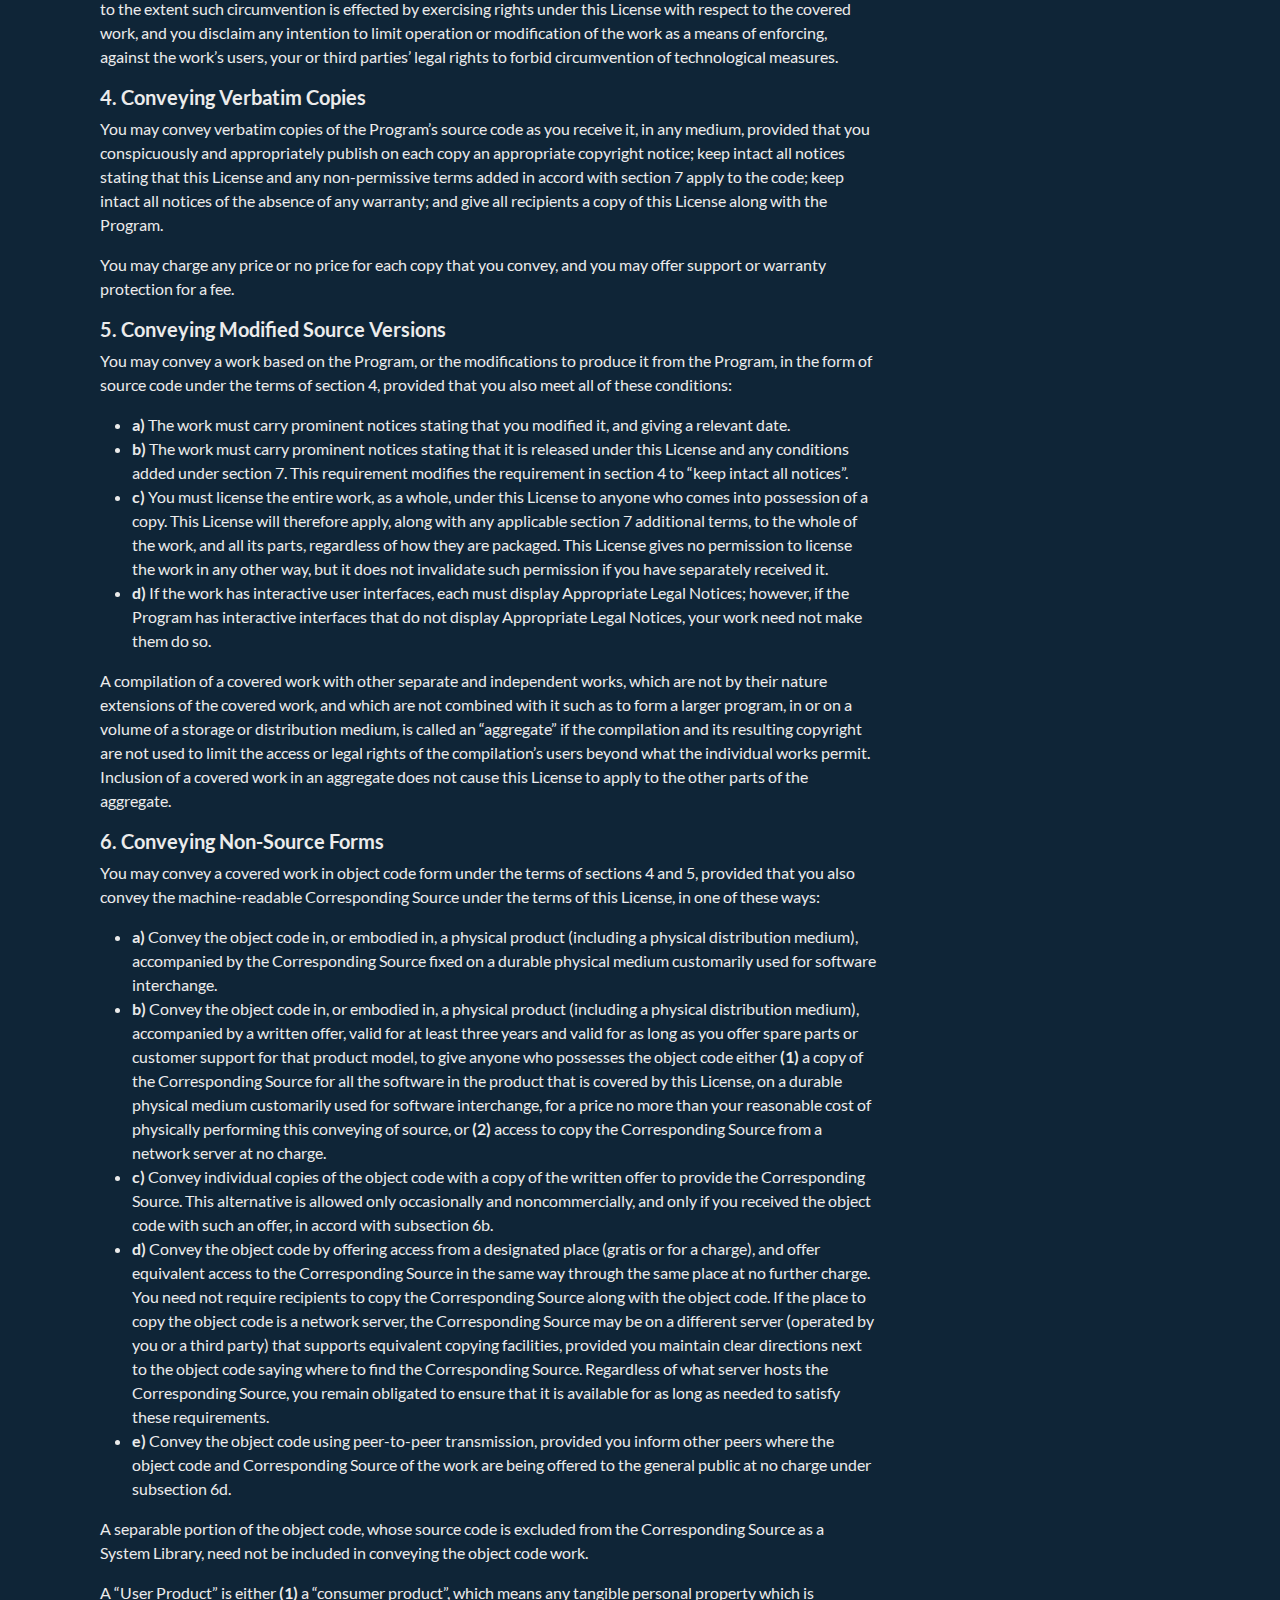
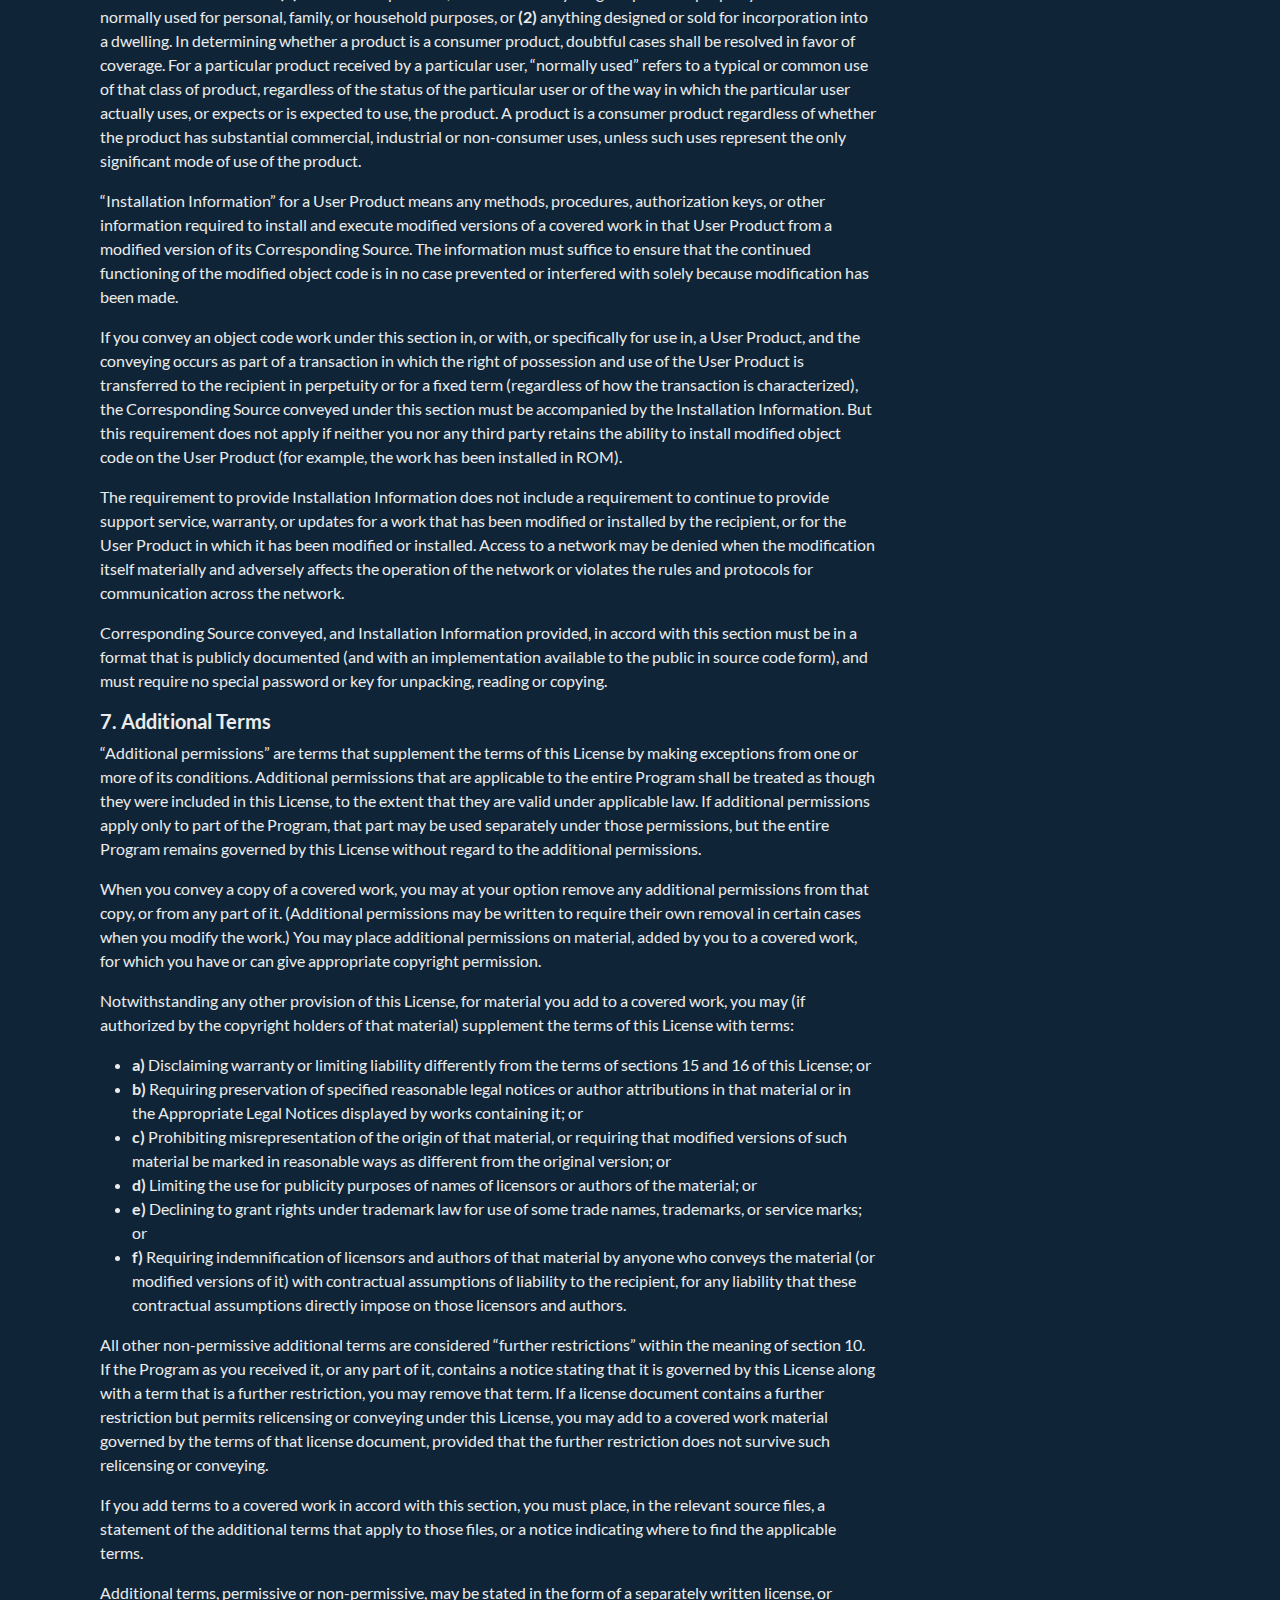
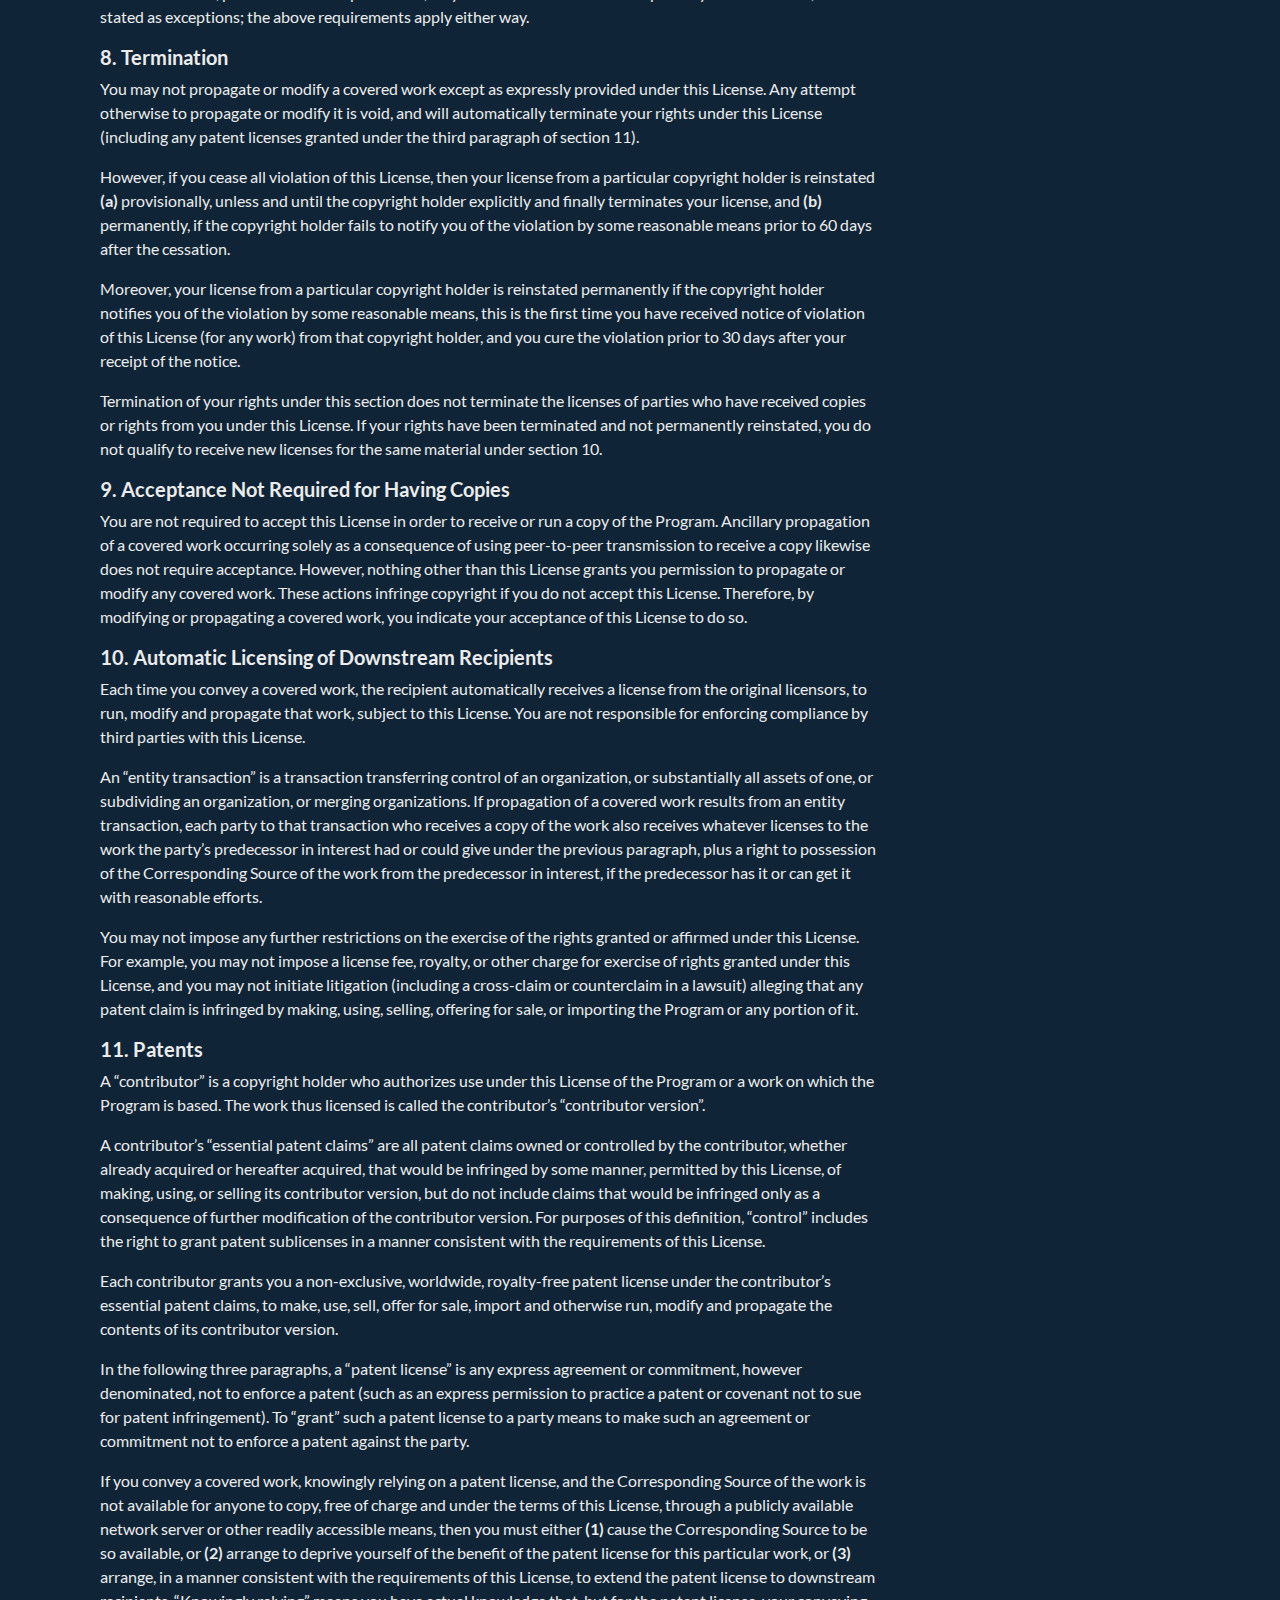
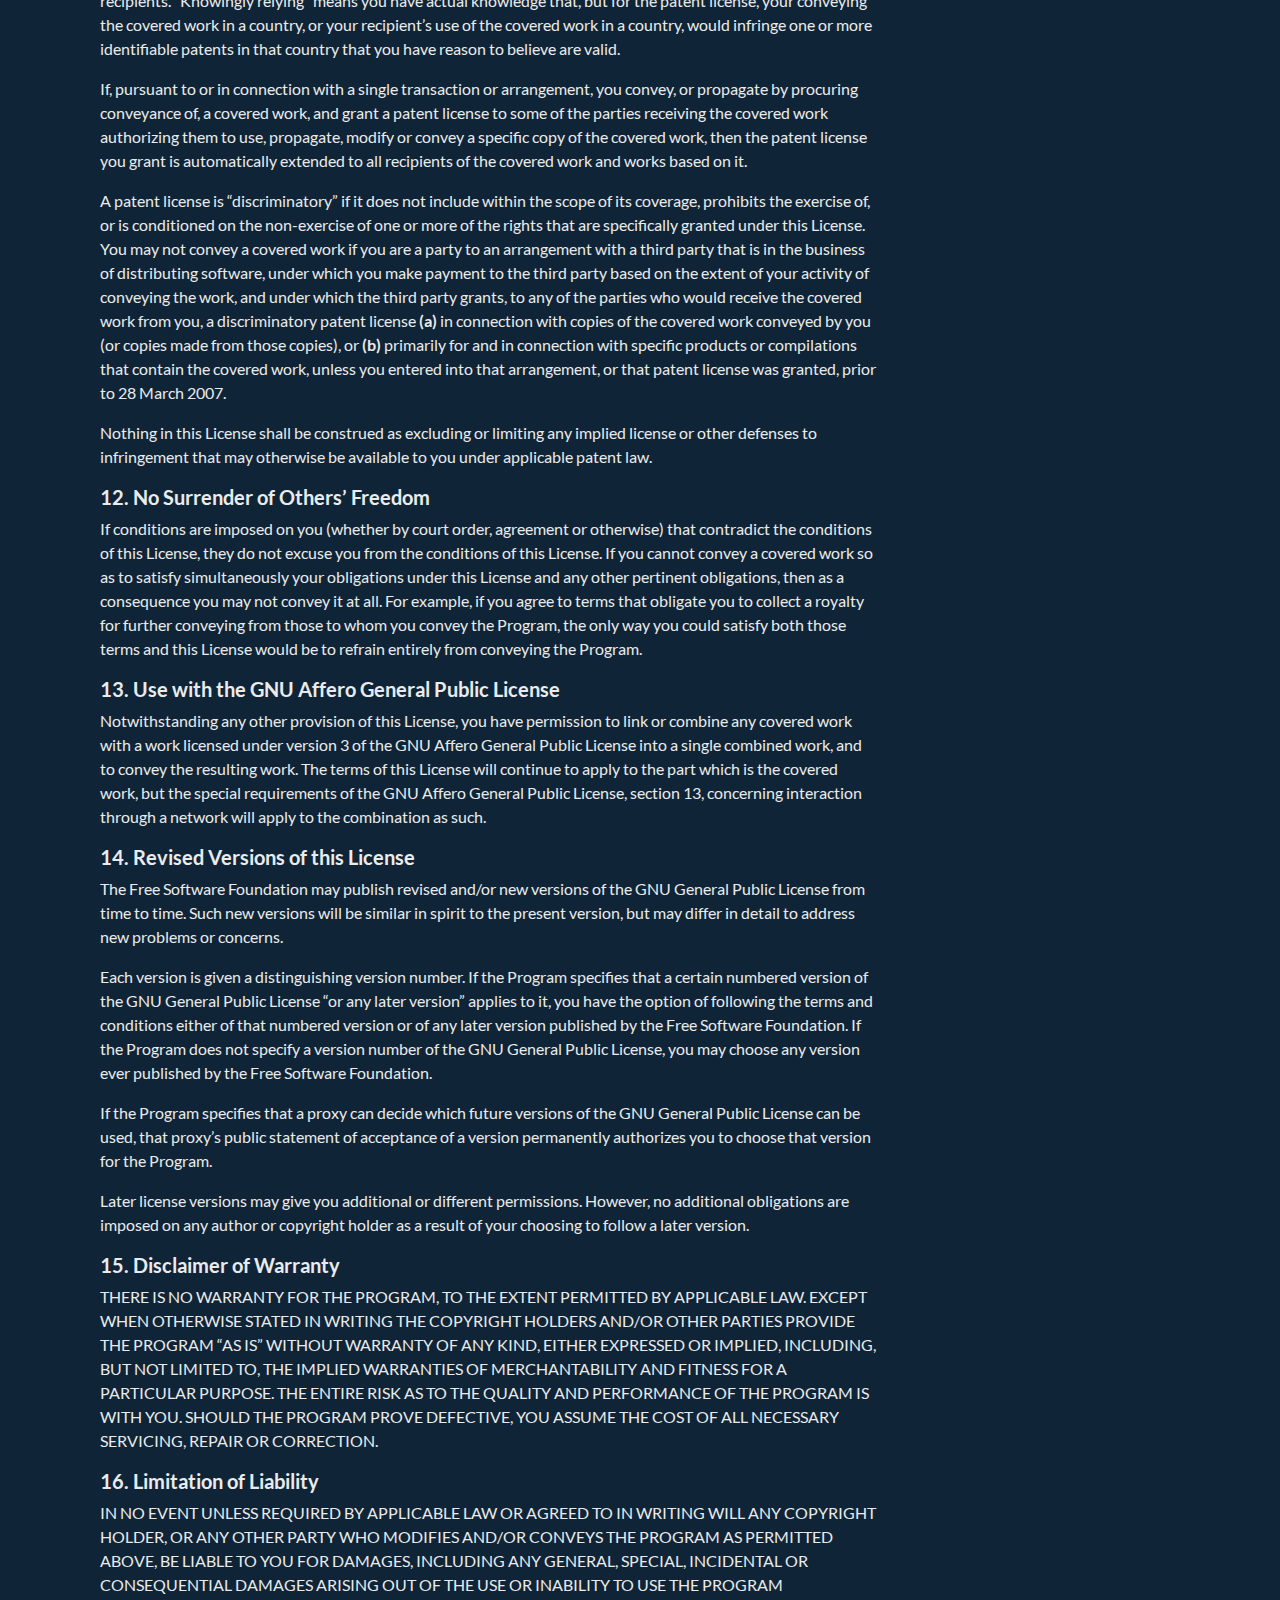
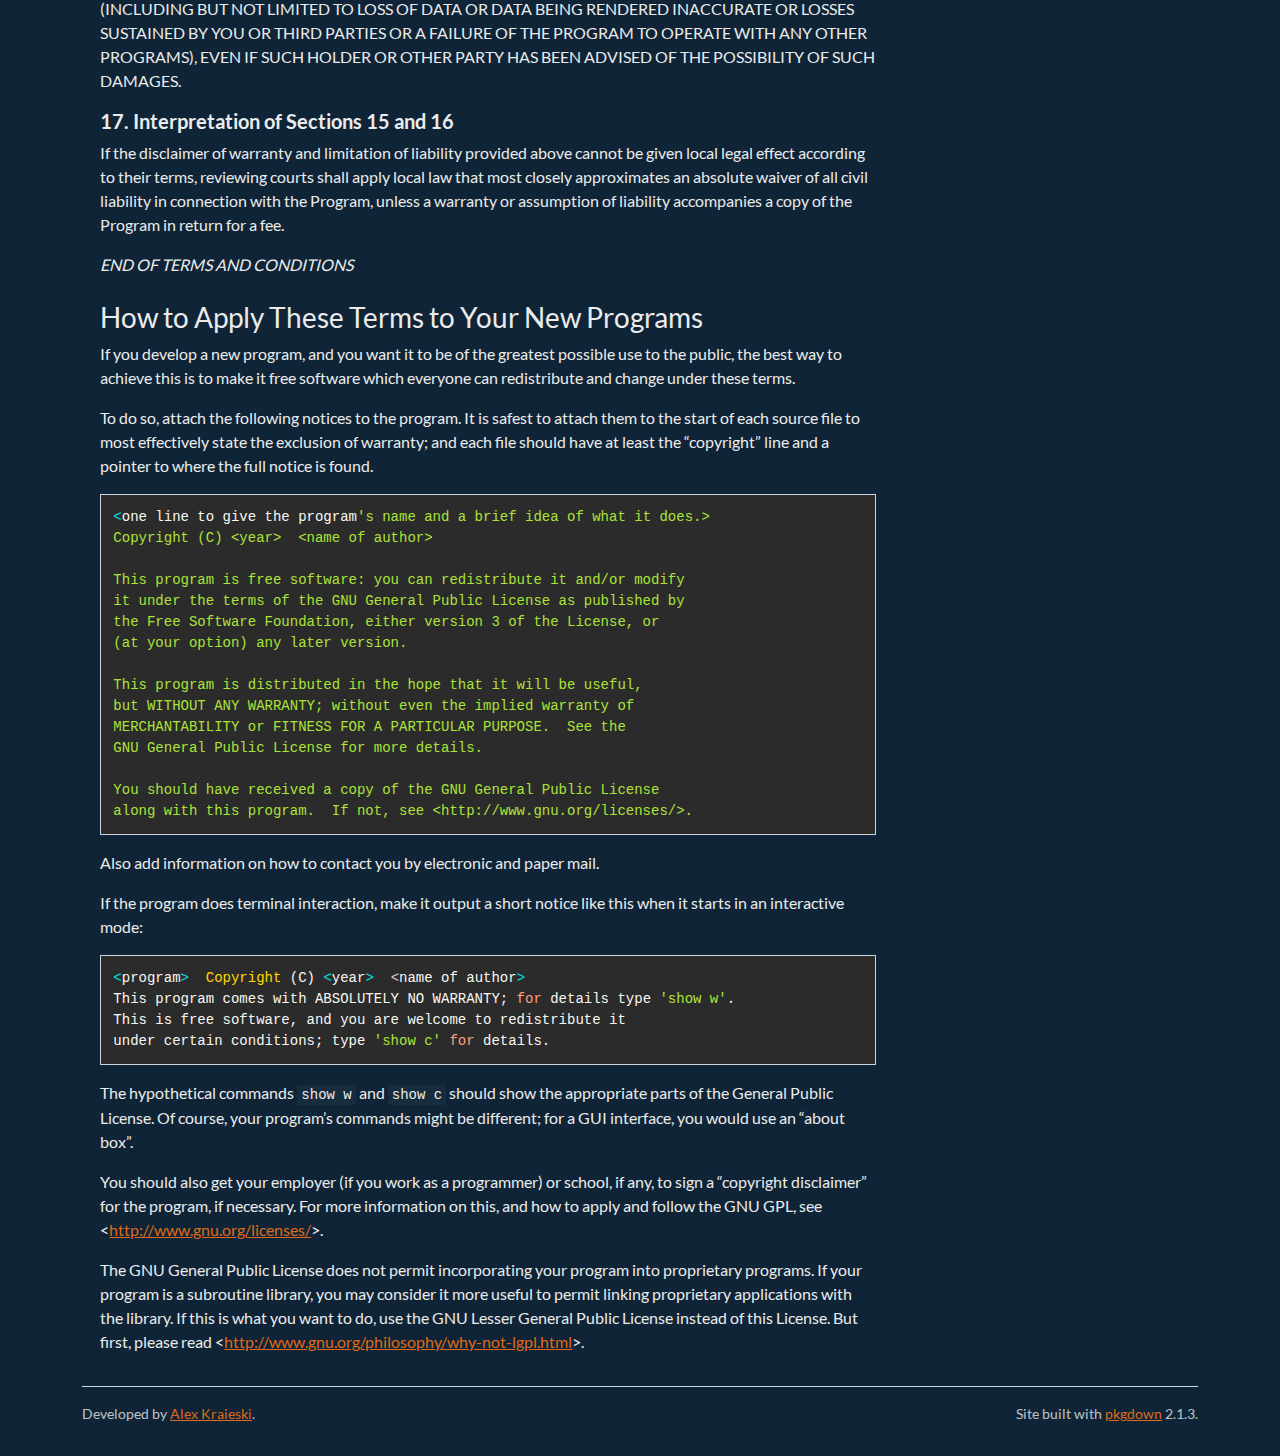
<file: LICENSE.html>
<!DOCTYPE html>
<!-- Generated by pkgdown: do not edit by hand --><html lang="en"><head><meta http-equiv="Content-Type" content="text/html; charset=UTF-8"><meta charset="utf-8"><meta http-equiv="X-UA-Compatible" content="IE=edge"><meta name="viewport" content="width=device-width, initial-scale=1, shrink-to-fit=no"><title>GNU General Public License • ggthemeAI</title><script src="deps/jquery-3.6.0/jquery-3.6.0.min.js"></script><meta name="viewport" content="width=device-width, initial-scale=1, shrink-to-fit=no"><link href="deps/bootstrap-5.3.1/bootstrap.min.css" rel="stylesheet"><script src="deps/bootstrap-5.3.1/bootstrap.bundle.min.js"></script><link href="deps/font-awesome-6.5.2/css/all.min.css" rel="stylesheet"><link href="deps/font-awesome-6.5.2/css/v4-shims.min.css" rel="stylesheet"><script src="deps/headroom-0.11.0/headroom.min.js"></script><script src="deps/headroom-0.11.0/jQuery.headroom.min.js"></script><script src="deps/bootstrap-toc-1.0.1/bootstrap-toc.min.js"></script><script src="deps/clipboard.js-2.0.11/clipboard.min.js"></script><script src="deps/search-1.0.0/autocomplete.jquery.min.js"></script><script src="deps/search-1.0.0/fuse.min.js"></script><script src="deps/search-1.0.0/mark.min.js"></script><!-- pkgdown --><script src="pkgdown.js"></script><meta property="og:title" content="GNU General Public License"></head><body>
    <a href="#main" class="visually-hidden-focusable">Skip to contents</a>


    <nav class="navbar navbar-expand-lg fixed-top bg-dark" data-bs-theme="dark" aria-label="Site navigation"><div class="container">

    <a class="navbar-brand me-2" href="index.html">ggthemeAI</a>

    <small class="nav-text text-muted me-auto" data-bs-toggle="tooltip" data-bs-placement="bottom" title="">0.0.0.9011</small>


    <button class="navbar-toggler" type="button" data-bs-toggle="collapse" data-bs-target="#navbar" aria-controls="navbar" aria-expanded="false" aria-label="Toggle navigation">
      <span class="navbar-toggler-icon"></span>
    </button>

    <div id="navbar" class="collapse navbar-collapse ms-3">
      <ul class="navbar-nav me-auto"><li class="nav-item"><a class="nav-link" href="reference/index.html">Reference</a></li>
      </ul><ul class="navbar-nav"><li class="nav-item"><form class="form-inline" role="search">
 <input class="form-control" type="search" name="search-input" id="search-input" autocomplete="off" aria-label="Search site" placeholder="Search for" data-search-index="search.json"></form></li>
<li class="nav-item"><a class="external-link nav-link" href="https://github.com/arkraieski/ggthemeAI/" aria-label="GitHub"><span class="fa fab fa-github fa-lg"></span></a></li>
      </ul></div>


  </div>
</nav><div class="container template-title-body">
<div class="row">
  <main id="main" class="col-md-9"><div class="page-header">

      <h1>GNU General Public License</h1>
      <small class="dont-index">Source: <a href="https://github.com/arkraieski/ggthemeAI/blob/main/LICENSE.md" class="external-link"><code>LICENSE.md</code></a></small>
    </div>

<div id="gnu-general-public-license" class="section level1">

<p><em>Version 3, 29 June 2007</em><br><em>Copyright © 2007 Free Software Foundation, Inc. &lt;<a href="http://fsf.org/" class="external-link uri">http://fsf.org/</a>&gt;</em></p>
<p>Everyone is permitted to copy and distribute verbatim copies of this license document, but changing it is not allowed.</p>
<div class="section level2">
<h2 id="preamble">Preamble<a class="anchor" aria-label="anchor" href="#preamble"></a></h2>
<p>The GNU General Public License is a free, copyleft license for software and other kinds of works.</p>
<p>The licenses for most software and other practical works are designed to take away your freedom to share and change the works. By contrast, the GNU General Public License is intended to guarantee your freedom to share and change all versions of a program–to make sure it remains free software for all its users. We, the Free Software Foundation, use the GNU General Public License for most of our software; it applies also to any other work released this way by its authors. You can apply it to your programs, too.</p>
<p>When we speak of free software, we are referring to freedom, not price. Our General Public Licenses are designed to make sure that you have the freedom to distribute copies of free software (and charge for them if you wish), that you receive source code or can get it if you want it, that you can change the software or use pieces of it in new free programs, and that you know you can do these things.</p>
<p>To protect your rights, we need to prevent others from denying you these rights or asking you to surrender the rights. Therefore, you have certain responsibilities if you distribute copies of the software, or if you modify it: responsibilities to respect the freedom of others.</p>
<p>For example, if you distribute copies of such a program, whether gratis or for a fee, you must pass on to the recipients the same freedoms that you received. You must make sure that they, too, receive or can get the source code. And you must show them these terms so they know their rights.</p>
<p>Developers that use the GNU GPL protect your rights with two steps: <strong>(1)</strong> assert copyright on the software, and <strong>(2)</strong> offer you this License giving you legal permission to copy, distribute and/or modify it.</p>
<p>For the developers’ and authors’ protection, the GPL clearly explains that there is no warranty for this free software. For both users’ and authors’ sake, the GPL requires that modified versions be marked as changed, so that their problems will not be attributed erroneously to authors of previous versions.</p>
<p>Some devices are designed to deny users access to install or run modified versions of the software inside them, although the manufacturer can do so. This is fundamentally incompatible with the aim of protecting users’ freedom to change the software. The systematic pattern of such abuse occurs in the area of products for individuals to use, which is precisely where it is most unacceptable. Therefore, we have designed this version of the GPL to prohibit the practice for those products. If such problems arise substantially in other domains, we stand ready to extend this provision to those domains in future versions of the GPL, as needed to protect the freedom of users.</p>
<p>Finally, every program is threatened constantly by software patents. States should not allow patents to restrict development and use of software on general-purpose computers, but in those that do, we wish to avoid the special danger that patents applied to a free program could make it effectively proprietary. To prevent this, the GPL assures that patents cannot be used to render the program non-free.</p>
<p>The precise terms and conditions for copying, distribution and modification follow.</p>
</div>
<div class="section level2">
<h2 id="terms-and-conditions">TERMS AND CONDITIONS<a class="anchor" aria-label="anchor" href="#terms-and-conditions"></a></h2>
<div class="section level3">
<h3 id="id_0-definitions">0. Definitions<a class="anchor" aria-label="anchor" href="#id_0-definitions"></a></h3>
<p>“This License” refers to version 3 of the GNU General Public License.</p>
<p>“Copyright” also means copyright-like laws that apply to other kinds of works, such as semiconductor masks.</p>
<p>“The Program” refers to any copyrightable work licensed under this License. Each licensee is addressed as “you”. “Licensees” and “recipients” may be individuals or organizations.</p>
<p>To “modify” a work means to copy from or adapt all or part of the work in a fashion requiring copyright permission, other than the making of an exact copy. The resulting work is called a “modified version” of the earlier work or a work “based on” the earlier work.</p>
<p>A “covered work” means either the unmodified Program or a work based on the Program.</p>
<p>To “propagate” a work means to do anything with it that, without permission, would make you directly or secondarily liable for infringement under applicable copyright law, except executing it on a computer or modifying a private copy. Propagation includes copying, distribution (with or without modification), making available to the public, and in some countries other activities as well.</p>
<p>To “convey” a work means any kind of propagation that enables other parties to make or receive copies. Mere interaction with a user through a computer network, with no transfer of a copy, is not conveying.</p>
<p>An interactive user interface displays “Appropriate Legal Notices” to the extent that it includes a convenient and prominently visible feature that <strong>(1)</strong> displays an appropriate copyright notice, and <strong>(2)</strong> tells the user that there is no warranty for the work (except to the extent that warranties are provided), that licensees may convey the work under this License, and how to view a copy of this License. If the interface presents a list of user commands or options, such as a menu, a prominent item in the list meets this criterion.</p>
</div>
<div class="section level3">
<h3 id="id_1-source-code">1. Source Code<a class="anchor" aria-label="anchor" href="#id_1-source-code"></a></h3>
<p>The “source code” for a work means the preferred form of the work for making modifications to it. “Object code” means any non-source form of a work.</p>
<p>A “Standard Interface” means an interface that either is an official standard defined by a recognized standards body, or, in the case of interfaces specified for a particular programming language, one that is widely used among developers working in that language.</p>
<p>The “System Libraries” of an executable work include anything, other than the work as a whole, that <strong>(a)</strong> is included in the normal form of packaging a Major Component, but which is not part of that Major Component, and <strong>(b)</strong> serves only to enable use of the work with that Major Component, or to implement a Standard Interface for which an implementation is available to the public in source code form. A “Major Component”, in this context, means a major essential component (kernel, window system, and so on) of the specific operating system (if any) on which the executable work runs, or a compiler used to produce the work, or an object code interpreter used to run it.</p>
<p>The “Corresponding Source” for a work in object code form means all the source code needed to generate, install, and (for an executable work) run the object code and to modify the work, including scripts to control those activities. However, it does not include the work’s System Libraries, or general-purpose tools or generally available free programs which are used unmodified in performing those activities but which are not part of the work. For example, Corresponding Source includes interface definition files associated with source files for the work, and the source code for shared libraries and dynamically linked subprograms that the work is specifically designed to require, such as by intimate data communication or control flow between those subprograms and other parts of the work.</p>
<p>The Corresponding Source need not include anything that users can regenerate automatically from other parts of the Corresponding Source.</p>
<p>The Corresponding Source for a work in source code form is that same work.</p>
</div>
<div class="section level3">
<h3 id="id_2-basic-permissions">2. Basic Permissions<a class="anchor" aria-label="anchor" href="#id_2-basic-permissions"></a></h3>
<p>All rights granted under this License are granted for the term of copyright on the Program, and are irrevocable provided the stated conditions are met. This License explicitly affirms your unlimited permission to run the unmodified Program. The output from running a covered work is covered by this License only if the output, given its content, constitutes a covered work. This License acknowledges your rights of fair use or other equivalent, as provided by copyright law.</p>
<p>You may make, run and propagate covered works that you do not convey, without conditions so long as your license otherwise remains in force. You may convey covered works to others for the sole purpose of having them make modifications exclusively for you, or provide you with facilities for running those works, provided that you comply with the terms of this License in conveying all material for which you do not control copyright. Those thus making or running the covered works for you must do so exclusively on your behalf, under your direction and control, on terms that prohibit them from making any copies of your copyrighted material outside their relationship with you.</p>
<p>Conveying under any other circumstances is permitted solely under the conditions stated below. Sublicensing is not allowed; section 10 makes it unnecessary.</p>
</div>
<div class="section level3">
<h3 id="id_3-protecting-users-legal-rights-from-anti-circumvention-law">3. Protecting Users’ Legal Rights From Anti-Circumvention Law<a class="anchor" aria-label="anchor" href="#id_3-protecting-users-legal-rights-from-anti-circumvention-law"></a></h3>
<p>No covered work shall be deemed part of an effective technological measure under any applicable law fulfilling obligations under article 11 of the WIPO copyright treaty adopted on 20 December 1996, or similar laws prohibiting or restricting circumvention of such measures.</p>
<p>When you convey a covered work, you waive any legal power to forbid circumvention of technological measures to the extent such circumvention is effected by exercising rights under this License with respect to the covered work, and you disclaim any intention to limit operation or modification of the work as a means of enforcing, against the work’s users, your or third parties’ legal rights to forbid circumvention of technological measures.</p>
</div>
<div class="section level3">
<h3 id="id_4-conveying-verbatim-copies">4. Conveying Verbatim Copies<a class="anchor" aria-label="anchor" href="#id_4-conveying-verbatim-copies"></a></h3>
<p>You may convey verbatim copies of the Program’s source code as you receive it, in any medium, provided that you conspicuously and appropriately publish on each copy an appropriate copyright notice; keep intact all notices stating that this License and any non-permissive terms added in accord with section 7 apply to the code; keep intact all notices of the absence of any warranty; and give all recipients a copy of this License along with the Program.</p>
<p>You may charge any price or no price for each copy that you convey, and you may offer support or warranty protection for a fee.</p>
</div>
<div class="section level3">
<h3 id="id_5-conveying-modified-source-versions">5. Conveying Modified Source Versions<a class="anchor" aria-label="anchor" href="#id_5-conveying-modified-source-versions"></a></h3>
<p>You may convey a work based on the Program, or the modifications to produce it from the Program, in the form of source code under the terms of section 4, provided that you also meet all of these conditions:</p>
<ul><li>
<strong>a)</strong> The work must carry prominent notices stating that you modified it, and giving a relevant date.</li>
<li>
<strong>b)</strong> The work must carry prominent notices stating that it is released under this License and any conditions added under section 7. This requirement modifies the requirement in section 4 to “keep intact all notices”.</li>
<li>
<strong>c)</strong> You must license the entire work, as a whole, under this License to anyone who comes into possession of a copy. This License will therefore apply, along with any applicable section 7 additional terms, to the whole of the work, and all its parts, regardless of how they are packaged. This License gives no permission to license the work in any other way, but it does not invalidate such permission if you have separately received it.</li>
<li>
<strong>d)</strong> If the work has interactive user interfaces, each must display Appropriate Legal Notices; however, if the Program has interactive interfaces that do not display Appropriate Legal Notices, your work need not make them do so.</li>
</ul><p>A compilation of a covered work with other separate and independent works, which are not by their nature extensions of the covered work, and which are not combined with it such as to form a larger program, in or on a volume of a storage or distribution medium, is called an “aggregate” if the compilation and its resulting copyright are not used to limit the access or legal rights of the compilation’s users beyond what the individual works permit. Inclusion of a covered work in an aggregate does not cause this License to apply to the other parts of the aggregate.</p>
</div>
<div class="section level3">
<h3 id="id_6-conveying-non-source-forms">6. Conveying Non-Source Forms<a class="anchor" aria-label="anchor" href="#id_6-conveying-non-source-forms"></a></h3>
<p>You may convey a covered work in object code form under the terms of sections 4 and 5, provided that you also convey the machine-readable Corresponding Source under the terms of this License, in one of these ways:</p>
<ul><li>
<strong>a)</strong> Convey the object code in, or embodied in, a physical product (including a physical distribution medium), accompanied by the Corresponding Source fixed on a durable physical medium customarily used for software interchange.</li>
<li>
<strong>b)</strong> Convey the object code in, or embodied in, a physical product (including a physical distribution medium), accompanied by a written offer, valid for at least three years and valid for as long as you offer spare parts or customer support for that product model, to give anyone who possesses the object code either <strong>(1)</strong> a copy of the Corresponding Source for all the software in the product that is covered by this License, on a durable physical medium customarily used for software interchange, for a price no more than your reasonable cost of physically performing this conveying of source, or <strong>(2)</strong> access to copy the Corresponding Source from a network server at no charge.</li>
<li>
<strong>c)</strong> Convey individual copies of the object code with a copy of the written offer to provide the Corresponding Source. This alternative is allowed only occasionally and noncommercially, and only if you received the object code with such an offer, in accord with subsection 6b.</li>
<li>
<strong>d)</strong> Convey the object code by offering access from a designated place (gratis or for a charge), and offer equivalent access to the Corresponding Source in the same way through the same place at no further charge. You need not require recipients to copy the Corresponding Source along with the object code. If the place to copy the object code is a network server, the Corresponding Source may be on a different server (operated by you or a third party) that supports equivalent copying facilities, provided you maintain clear directions next to the object code saying where to find the Corresponding Source. Regardless of what server hosts the Corresponding Source, you remain obligated to ensure that it is available for as long as needed to satisfy these requirements.</li>
<li>
<strong>e)</strong> Convey the object code using peer-to-peer transmission, provided you inform other peers where the object code and Corresponding Source of the work are being offered to the general public at no charge under subsection 6d.</li>
</ul><p>A separable portion of the object code, whose source code is excluded from the Corresponding Source as a System Library, need not be included in conveying the object code work.</p>
<p>A “User Product” is either <strong>(1)</strong> a “consumer product”, which means any tangible personal property which is normally used for personal, family, or household purposes, or <strong>(2)</strong> anything designed or sold for incorporation into a dwelling. In determining whether a product is a consumer product, doubtful cases shall be resolved in favor of coverage. For a particular product received by a particular user, “normally used” refers to a typical or common use of that class of product, regardless of the status of the particular user or of the way in which the particular user actually uses, or expects or is expected to use, the product. A product is a consumer product regardless of whether the product has substantial commercial, industrial or non-consumer uses, unless such uses represent the only significant mode of use of the product.</p>
<p>“Installation Information” for a User Product means any methods, procedures, authorization keys, or other information required to install and execute modified versions of a covered work in that User Product from a modified version of its Corresponding Source. The information must suffice to ensure that the continued functioning of the modified object code is in no case prevented or interfered with solely because modification has been made.</p>
<p>If you convey an object code work under this section in, or with, or specifically for use in, a User Product, and the conveying occurs as part of a transaction in which the right of possession and use of the User Product is transferred to the recipient in perpetuity or for a fixed term (regardless of how the transaction is characterized), the Corresponding Source conveyed under this section must be accompanied by the Installation Information. But this requirement does not apply if neither you nor any third party retains the ability to install modified object code on the User Product (for example, the work has been installed in ROM).</p>
<p>The requirement to provide Installation Information does not include a requirement to continue to provide support service, warranty, or updates for a work that has been modified or installed by the recipient, or for the User Product in which it has been modified or installed. Access to a network may be denied when the modification itself materially and adversely affects the operation of the network or violates the rules and protocols for communication across the network.</p>
<p>Corresponding Source conveyed, and Installation Information provided, in accord with this section must be in a format that is publicly documented (and with an implementation available to the public in source code form), and must require no special password or key for unpacking, reading or copying.</p>
</div>
<div class="section level3">
<h3 id="id_7-additional-terms">7. Additional Terms<a class="anchor" aria-label="anchor" href="#id_7-additional-terms"></a></h3>
<p>“Additional permissions” are terms that supplement the terms of this License by making exceptions from one or more of its conditions. Additional permissions that are applicable to the entire Program shall be treated as though they were included in this License, to the extent that they are valid under applicable law. If additional permissions apply only to part of the Program, that part may be used separately under those permissions, but the entire Program remains governed by this License without regard to the additional permissions.</p>
<p>When you convey a copy of a covered work, you may at your option remove any additional permissions from that copy, or from any part of it. (Additional permissions may be written to require their own removal in certain cases when you modify the work.) You may place additional permissions on material, added by you to a covered work, for which you have or can give appropriate copyright permission.</p>
<p>Notwithstanding any other provision of this License, for material you add to a covered work, you may (if authorized by the copyright holders of that material) supplement the terms of this License with terms:</p>
<ul><li>
<strong>a)</strong> Disclaiming warranty or limiting liability differently from the terms of sections 15 and 16 of this License; or</li>
<li>
<strong>b)</strong> Requiring preservation of specified reasonable legal notices or author attributions in that material or in the Appropriate Legal Notices displayed by works containing it; or</li>
<li>
<strong>c)</strong> Prohibiting misrepresentation of the origin of that material, or requiring that modified versions of such material be marked in reasonable ways as different from the original version; or</li>
<li>
<strong>d)</strong> Limiting the use for publicity purposes of names of licensors or authors of the material; or</li>
<li>
<strong>e)</strong> Declining to grant rights under trademark law for use of some trade names, trademarks, or service marks; or</li>
<li>
<strong>f)</strong> Requiring indemnification of licensors and authors of that material by anyone who conveys the material (or modified versions of it) with contractual assumptions of liability to the recipient, for any liability that these contractual assumptions directly impose on those licensors and authors.</li>
</ul><p>All other non-permissive additional terms are considered “further restrictions” within the meaning of section 10. If the Program as you received it, or any part of it, contains a notice stating that it is governed by this License along with a term that is a further restriction, you may remove that term. If a license document contains a further restriction but permits relicensing or conveying under this License, you may add to a covered work material governed by the terms of that license document, provided that the further restriction does not survive such relicensing or conveying.</p>
<p>If you add terms to a covered work in accord with this section, you must place, in the relevant source files, a statement of the additional terms that apply to those files, or a notice indicating where to find the applicable terms.</p>
<p>Additional terms, permissive or non-permissive, may be stated in the form of a separately written license, or stated as exceptions; the above requirements apply either way.</p>
</div>
<div class="section level3">
<h3 id="id_8-termination">8. Termination<a class="anchor" aria-label="anchor" href="#id_8-termination"></a></h3>
<p>You may not propagate or modify a covered work except as expressly provided under this License. Any attempt otherwise to propagate or modify it is void, and will automatically terminate your rights under this License (including any patent licenses granted under the third paragraph of section 11).</p>
<p>However, if you cease all violation of this License, then your license from a particular copyright holder is reinstated <strong>(a)</strong> provisionally, unless and until the copyright holder explicitly and finally terminates your license, and <strong>(b)</strong> permanently, if the copyright holder fails to notify you of the violation by some reasonable means prior to 60 days after the cessation.</p>
<p>Moreover, your license from a particular copyright holder is reinstated permanently if the copyright holder notifies you of the violation by some reasonable means, this is the first time you have received notice of violation of this License (for any work) from that copyright holder, and you cure the violation prior to 30 days after your receipt of the notice.</p>
<p>Termination of your rights under this section does not terminate the licenses of parties who have received copies or rights from you under this License. If your rights have been terminated and not permanently reinstated, you do not qualify to receive new licenses for the same material under section 10.</p>
</div>
<div class="section level3">
<h3 id="id_9-acceptance-not-required-for-having-copies">9. Acceptance Not Required for Having Copies<a class="anchor" aria-label="anchor" href="#id_9-acceptance-not-required-for-having-copies"></a></h3>
<p>You are not required to accept this License in order to receive or run a copy of the Program. Ancillary propagation of a covered work occurring solely as a consequence of using peer-to-peer transmission to receive a copy likewise does not require acceptance. However, nothing other than this License grants you permission to propagate or modify any covered work. These actions infringe copyright if you do not accept this License. Therefore, by modifying or propagating a covered work, you indicate your acceptance of this License to do so.</p>
</div>
<div class="section level3">
<h3 id="id_10-automatic-licensing-of-downstream-recipients">10. Automatic Licensing of Downstream Recipients<a class="anchor" aria-label="anchor" href="#id_10-automatic-licensing-of-downstream-recipients"></a></h3>
<p>Each time you convey a covered work, the recipient automatically receives a license from the original licensors, to run, modify and propagate that work, subject to this License. You are not responsible for enforcing compliance by third parties with this License.</p>
<p>An “entity transaction” is a transaction transferring control of an organization, or substantially all assets of one, or subdividing an organization, or merging organizations. If propagation of a covered work results from an entity transaction, each party to that transaction who receives a copy of the work also receives whatever licenses to the work the party’s predecessor in interest had or could give under the previous paragraph, plus a right to possession of the Corresponding Source of the work from the predecessor in interest, if the predecessor has it or can get it with reasonable efforts.</p>
<p>You may not impose any further restrictions on the exercise of the rights granted or affirmed under this License. For example, you may not impose a license fee, royalty, or other charge for exercise of rights granted under this License, and you may not initiate litigation (including a cross-claim or counterclaim in a lawsuit) alleging that any patent claim is infringed by making, using, selling, offering for sale, or importing the Program or any portion of it.</p>
</div>
<div class="section level3">
<h3 id="id_11-patents">11. Patents<a class="anchor" aria-label="anchor" href="#id_11-patents"></a></h3>
<p>A “contributor” is a copyright holder who authorizes use under this License of the Program or a work on which the Program is based. The work thus licensed is called the contributor’s “contributor version”.</p>
<p>A contributor’s “essential patent claims” are all patent claims owned or controlled by the contributor, whether already acquired or hereafter acquired, that would be infringed by some manner, permitted by this License, of making, using, or selling its contributor version, but do not include claims that would be infringed only as a consequence of further modification of the contributor version. For purposes of this definition, “control” includes the right to grant patent sublicenses in a manner consistent with the requirements of this License.</p>
<p>Each contributor grants you a non-exclusive, worldwide, royalty-free patent license under the contributor’s essential patent claims, to make, use, sell, offer for sale, import and otherwise run, modify and propagate the contents of its contributor version.</p>
<p>In the following three paragraphs, a “patent license” is any express agreement or commitment, however denominated, not to enforce a patent (such as an express permission to practice a patent or covenant not to sue for patent infringement). To “grant” such a patent license to a party means to make such an agreement or commitment not to enforce a patent against the party.</p>
<p>If you convey a covered work, knowingly relying on a patent license, and the Corresponding Source of the work is not available for anyone to copy, free of charge and under the terms of this License, through a publicly available network server or other readily accessible means, then you must either <strong>(1)</strong> cause the Corresponding Source to be so available, or <strong>(2)</strong> arrange to deprive yourself of the benefit of the patent license for this particular work, or <strong>(3)</strong> arrange, in a manner consistent with the requirements of this License, to extend the patent license to downstream recipients. “Knowingly relying” means you have actual knowledge that, but for the patent license, your conveying the covered work in a country, or your recipient’s use of the covered work in a country, would infringe one or more identifiable patents in that country that you have reason to believe are valid.</p>
<p>If, pursuant to or in connection with a single transaction or arrangement, you convey, or propagate by procuring conveyance of, a covered work, and grant a patent license to some of the parties receiving the covered work authorizing them to use, propagate, modify or convey a specific copy of the covered work, then the patent license you grant is automatically extended to all recipients of the covered work and works based on it.</p>
<p>A patent license is “discriminatory” if it does not include within the scope of its coverage, prohibits the exercise of, or is conditioned on the non-exercise of one or more of the rights that are specifically granted under this License. You may not convey a covered work if you are a party to an arrangement with a third party that is in the business of distributing software, under which you make payment to the third party based on the extent of your activity of conveying the work, and under which the third party grants, to any of the parties who would receive the covered work from you, a discriminatory patent license <strong>(a)</strong> in connection with copies of the covered work conveyed by you (or copies made from those copies), or <strong>(b)</strong> primarily for and in connection with specific products or compilations that contain the covered work, unless you entered into that arrangement, or that patent license was granted, prior to 28 March 2007.</p>
<p>Nothing in this License shall be construed as excluding or limiting any implied license or other defenses to infringement that may otherwise be available to you under applicable patent law.</p>
</div>
<div class="section level3">
<h3 id="id_12-no-surrender-of-others-freedom">12. No Surrender of Others’ Freedom<a class="anchor" aria-label="anchor" href="#id_12-no-surrender-of-others-freedom"></a></h3>
<p>If conditions are imposed on you (whether by court order, agreement or otherwise) that contradict the conditions of this License, they do not excuse you from the conditions of this License. If you cannot convey a covered work so as to satisfy simultaneously your obligations under this License and any other pertinent obligations, then as a consequence you may not convey it at all. For example, if you agree to terms that obligate you to collect a royalty for further conveying from those to whom you convey the Program, the only way you could satisfy both those terms and this License would be to refrain entirely from conveying the Program.</p>
</div>
<div class="section level3">
<h3 id="id_13-use-with-the-gnu-affero-general-public-license">13. Use with the GNU Affero General Public License<a class="anchor" aria-label="anchor" href="#id_13-use-with-the-gnu-affero-general-public-license"></a></h3>
<p>Notwithstanding any other provision of this License, you have permission to link or combine any covered work with a work licensed under version 3 of the GNU Affero General Public License into a single combined work, and to convey the resulting work. The terms of this License will continue to apply to the part which is the covered work, but the special requirements of the GNU Affero General Public License, section 13, concerning interaction through a network will apply to the combination as such.</p>
</div>
<div class="section level3">
<h3 id="id_14-revised-versions-of-this-license">14. Revised Versions of this License<a class="anchor" aria-label="anchor" href="#id_14-revised-versions-of-this-license"></a></h3>
<p>The Free Software Foundation may publish revised and/or new versions of the GNU General Public License from time to time. Such new versions will be similar in spirit to the present version, but may differ in detail to address new problems or concerns.</p>
<p>Each version is given a distinguishing version number. If the Program specifies that a certain numbered version of the GNU General Public License “or any later version” applies to it, you have the option of following the terms and conditions either of that numbered version or of any later version published by the Free Software Foundation. If the Program does not specify a version number of the GNU General Public License, you may choose any version ever published by the Free Software Foundation.</p>
<p>If the Program specifies that a proxy can decide which future versions of the GNU General Public License can be used, that proxy’s public statement of acceptance of a version permanently authorizes you to choose that version for the Program.</p>
<p>Later license versions may give you additional or different permissions. However, no additional obligations are imposed on any author or copyright holder as a result of your choosing to follow a later version.</p>
</div>
<div class="section level3">
<h3 id="id_15-disclaimer-of-warranty">15. Disclaimer of Warranty<a class="anchor" aria-label="anchor" href="#id_15-disclaimer-of-warranty"></a></h3>
<p>THERE IS NO WARRANTY FOR THE PROGRAM, TO THE EXTENT PERMITTED BY APPLICABLE LAW. EXCEPT WHEN OTHERWISE STATED IN WRITING THE COPYRIGHT HOLDERS AND/OR OTHER PARTIES PROVIDE THE PROGRAM “AS IS” WITHOUT WARRANTY OF ANY KIND, EITHER EXPRESSED OR IMPLIED, INCLUDING, BUT NOT LIMITED TO, THE IMPLIED WARRANTIES OF MERCHANTABILITY AND FITNESS FOR A PARTICULAR PURPOSE. THE ENTIRE RISK AS TO THE QUALITY AND PERFORMANCE OF THE PROGRAM IS WITH YOU. SHOULD THE PROGRAM PROVE DEFECTIVE, YOU ASSUME THE COST OF ALL NECESSARY SERVICING, REPAIR OR CORRECTION.</p>
</div>
<div class="section level3">
<h3 id="id_16-limitation-of-liability">16. Limitation of Liability<a class="anchor" aria-label="anchor" href="#id_16-limitation-of-liability"></a></h3>
<p>IN NO EVENT UNLESS REQUIRED BY APPLICABLE LAW OR AGREED TO IN WRITING WILL ANY COPYRIGHT HOLDER, OR ANY OTHER PARTY WHO MODIFIES AND/OR CONVEYS THE PROGRAM AS PERMITTED ABOVE, BE LIABLE TO YOU FOR DAMAGES, INCLUDING ANY GENERAL, SPECIAL, INCIDENTAL OR CONSEQUENTIAL DAMAGES ARISING OUT OF THE USE OR INABILITY TO USE THE PROGRAM (INCLUDING BUT NOT LIMITED TO LOSS OF DATA OR DATA BEING RENDERED INACCURATE OR LOSSES SUSTAINED BY YOU OR THIRD PARTIES OR A FAILURE OF THE PROGRAM TO OPERATE WITH ANY OTHER PROGRAMS), EVEN IF SUCH HOLDER OR OTHER PARTY HAS BEEN ADVISED OF THE POSSIBILITY OF SUCH DAMAGES.</p>
</div>
<div class="section level3">
<h3 id="id_17-interpretation-of-sections-15-and-16">17. Interpretation of Sections 15 and 16<a class="anchor" aria-label="anchor" href="#id_17-interpretation-of-sections-15-and-16"></a></h3>
<p>If the disclaimer of warranty and limitation of liability provided above cannot be given local legal effect according to their terms, reviewing courts shall apply local law that most closely approximates an absolute waiver of all civil liability in connection with the Program, unless a warranty or assumption of liability accompanies a copy of the Program in return for a fee.</p>
<p><em>END OF TERMS AND CONDITIONS</em></p>
</div>
</div>
<div class="section level2">
<h2 id="how-to-apply-these-terms-to-your-new-programs">How to Apply These Terms to Your New Programs<a class="anchor" aria-label="anchor" href="#how-to-apply-these-terms-to-your-new-programs"></a></h2>
<p>If you develop a new program, and you want it to be of the greatest possible use to the public, the best way to achieve this is to make it free software which everyone can redistribute and change under these terms.</p>
<p>To do so, attach the following notices to the program. It is safest to attach them to the start of each source file to most effectively state the exclusion of warranty; and each file should have at least the “copyright” line and a pointer to where the full notice is found.</p>
<div class="sourceCode" id="cb1"><pre class="sourceCode R"><code class="sourceCode r"><span id="cb1-1"><a href="#cb1-1" tabindex="-1"></a><span class="sc">&lt;</span>one line to give the program<span class="st">'s name and a brief idea of what it does.&gt;</span></span>
<span id="cb1-2"><a href="#cb1-2" tabindex="-1"></a><span class="st">Copyright (C) &lt;year&gt;  &lt;name of author&gt;</span></span>
<span id="cb1-3"><a href="#cb1-3" tabindex="-1"></a></span>
<span id="cb1-4"><a href="#cb1-4" tabindex="-1"></a><span class="st">This program is free software: you can redistribute it and/or modify</span></span>
<span id="cb1-5"><a href="#cb1-5" tabindex="-1"></a><span class="st">it under the terms of the GNU General Public License as published by</span></span>
<span id="cb1-6"><a href="#cb1-6" tabindex="-1"></a><span class="st">the Free Software Foundation, either version 3 of the License, or</span></span>
<span id="cb1-7"><a href="#cb1-7" tabindex="-1"></a><span class="st">(at your option) any later version.</span></span>
<span id="cb1-8"><a href="#cb1-8" tabindex="-1"></a></span>
<span id="cb1-9"><a href="#cb1-9" tabindex="-1"></a><span class="st">This program is distributed in the hope that it will be useful,</span></span>
<span id="cb1-10"><a href="#cb1-10" tabindex="-1"></a><span class="st">but WITHOUT ANY WARRANTY; without even the implied warranty of</span></span>
<span id="cb1-11"><a href="#cb1-11" tabindex="-1"></a><span class="st">MERCHANTABILITY or FITNESS FOR A PARTICULAR PURPOSE.  See the</span></span>
<span id="cb1-12"><a href="#cb1-12" tabindex="-1"></a><span class="st">GNU General Public License for more details.</span></span>
<span id="cb1-13"><a href="#cb1-13" tabindex="-1"></a></span>
<span id="cb1-14"><a href="#cb1-14" tabindex="-1"></a><span class="st">You should have received a copy of the GNU General Public License</span></span>
<span id="cb1-15"><a href="#cb1-15" tabindex="-1"></a><span class="st">along with this program.  If not, see &lt;http://www.gnu.org/licenses/&gt;.</span></span></code></pre></div>
<p>Also add information on how to contact you by electronic and paper mail.</p>
<p>If the program does terminal interaction, make it output a short notice like this when it starts in an interactive mode:</p>
<div class="sourceCode" id="cb2"><pre class="sourceCode R"><code class="sourceCode r"><span id="cb2-1"><a href="#cb2-1" tabindex="-1"></a><span class="sc">&lt;</span>program<span class="sc">&gt;</span>  <span class="fu">Copyright</span> (C) <span class="sc">&lt;</span>year<span class="sc">&gt;</span>  <span class="er">&lt;</span>name of author<span class="sc">&gt;</span></span>
<span id="cb2-2"><a href="#cb2-2" tabindex="-1"></a>This program comes with ABSOLUTELY NO WARRANTY; <span class="cf">for</span> details type <span class="st">'show w'</span>.</span>
<span id="cb2-3"><a href="#cb2-3" tabindex="-1"></a>This is free software, and you are welcome to redistribute it</span>
<span id="cb2-4"><a href="#cb2-4" tabindex="-1"></a>under certain conditions; type <span class="st">'show c'</span> <span class="cf">for</span> details.</span></code></pre></div>
<p>The hypothetical commands <code>show w</code> and <code>show c</code> should show the appropriate parts of the General Public License. Of course, your program’s commands might be different; for a GUI interface, you would use an “about box”.</p>
<p>You should also get your employer (if you work as a programmer) or school, if any, to sign a “copyright disclaimer” for the program, if necessary. For more information on this, and how to apply and follow the GNU GPL, see &lt;<a href="http://www.gnu.org/licenses/" class="external-link uri">http://www.gnu.org/licenses/</a>&gt;.</p>
<p>The GNU General Public License does not permit incorporating your program into proprietary programs. If your program is a subroutine library, you may consider it more useful to permit linking proprietary applications with the library. If this is what you want to do, use the GNU Lesser General Public License instead of this License. But first, please read &lt;<a href="http://www.gnu.org/philosophy/why-not-lgpl.html" class="external-link uri">http://www.gnu.org/philosophy/why-not-lgpl.html</a>&gt;.</p>
</div>
</div>

  </main><aside class="col-md-3"><nav id="toc" aria-label="Table of contents"><h2>On this page</h2>
    </nav></aside></div>


    <footer><div class="pkgdown-footer-left">
  <p>Developed by <a href="https://kraieski.dev" class="external-link">Alex Kraieski</a>.</p>
</div>

<div class="pkgdown-footer-right">
  <p>Site built with <a href="https://pkgdown.r-lib.org/" class="external-link">pkgdown</a> 2.1.3.</p>
</div>

    </footer></div>





  </body></html>
</file>
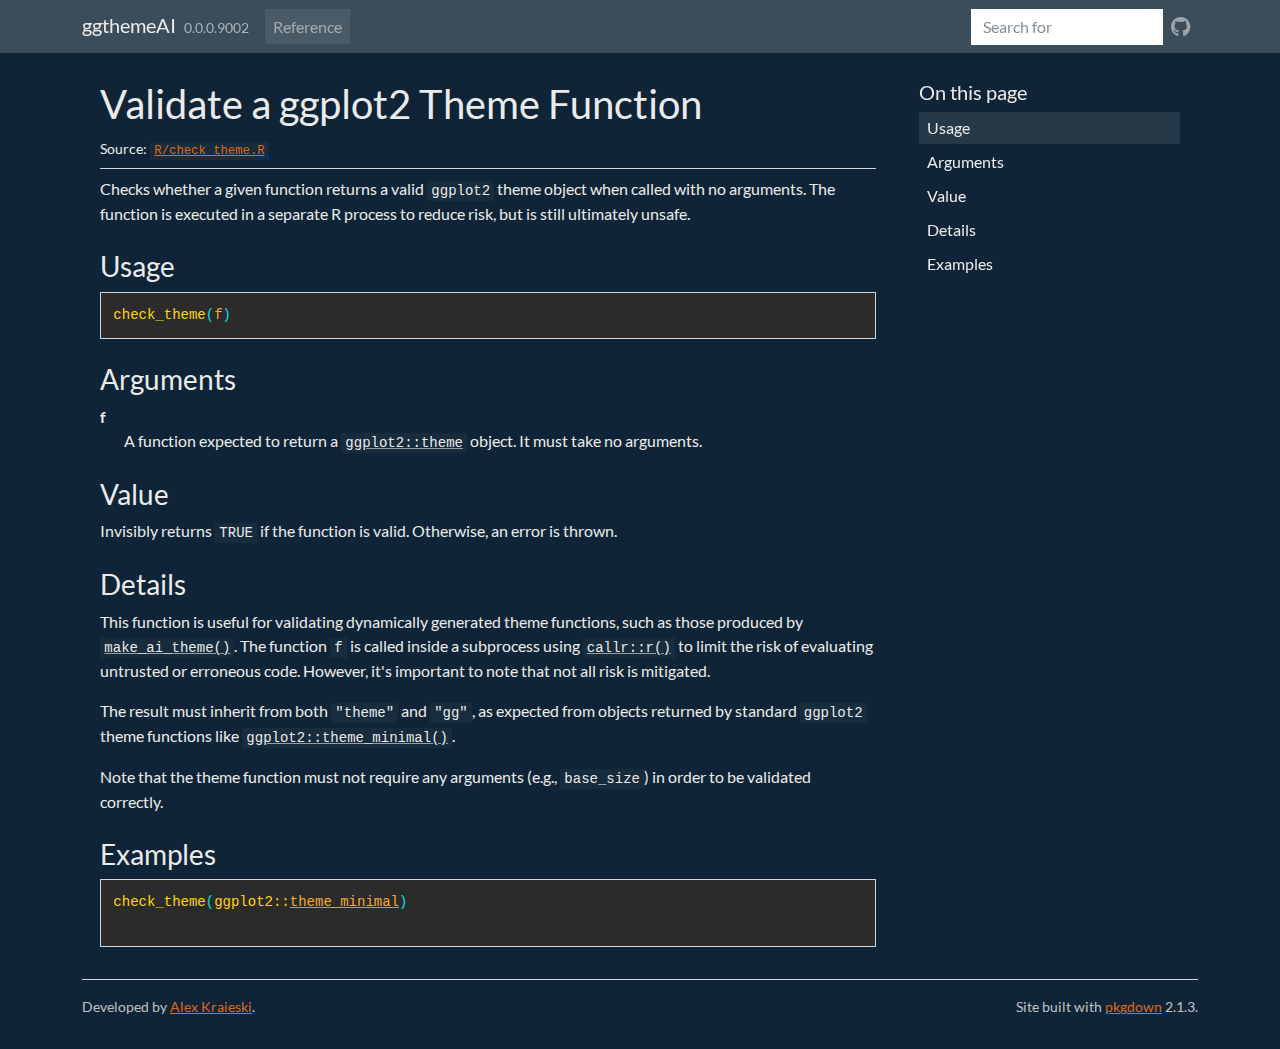
<file: reference/check_theme.html>
<!DOCTYPE html>
<!-- Generated by pkgdown: do not edit by hand --><html lang="en"><head><meta http-equiv="Content-Type" content="text/html; charset=UTF-8"><meta charset="utf-8"><meta http-equiv="X-UA-Compatible" content="IE=edge"><meta name="viewport" content="width=device-width, initial-scale=1, shrink-to-fit=no"><title>Validate a ggplot2 Theme Function — check_theme • ggthemeAI</title><script src="../deps/jquery-3.6.0/jquery-3.6.0.min.js"></script><meta name="viewport" content="width=device-width, initial-scale=1, shrink-to-fit=no"><link href="../deps/bootstrap-5.3.1/bootstrap.min.css" rel="stylesheet"><script src="../deps/bootstrap-5.3.1/bootstrap.bundle.min.js"></script><link href="../deps/font-awesome-6.5.2/css/all.min.css" rel="stylesheet"><link href="../deps/font-awesome-6.5.2/css/v4-shims.min.css" rel="stylesheet"><script src="../deps/headroom-0.11.0/headroom.min.js"></script><script src="../deps/headroom-0.11.0/jQuery.headroom.min.js"></script><script src="../deps/bootstrap-toc-1.0.1/bootstrap-toc.min.js"></script><script src="../deps/clipboard.js-2.0.11/clipboard.min.js"></script><script src="../deps/search-1.0.0/autocomplete.jquery.min.js"></script><script src="../deps/search-1.0.0/fuse.min.js"></script><script src="../deps/search-1.0.0/mark.min.js"></script><!-- pkgdown --><script src="../pkgdown.js"></script><meta property="og:title" content="Validate a ggplot2 Theme Function — check_theme"><meta name="description" content="Checks whether a given function returns a valid ggplot2 theme object when called with no arguments.
The function is executed in a separate R process to reduce risk, but is still ultimately unsafe."><meta property="og:description" content="Checks whether a given function returns a valid ggplot2 theme object when called with no arguments.
The function is executed in a separate R process to reduce risk, but is still ultimately unsafe."></head><body>
    <a href="#main" class="visually-hidden-focusable">Skip to contents</a>


    <nav class="navbar navbar-expand-lg fixed-top bg-dark" data-bs-theme="dark" aria-label="Site navigation"><div class="container">

    <a class="navbar-brand me-2" href="../index.html">ggthemeAI</a>

    <small class="nav-text text-muted me-auto" data-bs-toggle="tooltip" data-bs-placement="bottom" title="">0.0.0.9002</small>


    <button class="navbar-toggler" type="button" data-bs-toggle="collapse" data-bs-target="#navbar" aria-controls="navbar" aria-expanded="false" aria-label="Toggle navigation">
      <span class="navbar-toggler-icon"></span>
    </button>

    <div id="navbar" class="collapse navbar-collapse ms-3">
      <ul class="navbar-nav me-auto"><li class="active nav-item"><a class="nav-link" href="../reference/index.html">Reference</a></li>
      </ul><ul class="navbar-nav"><li class="nav-item"><form class="form-inline" role="search">
 <input class="form-control" type="search" name="search-input" id="search-input" autocomplete="off" aria-label="Search site" placeholder="Search for" data-search-index="../search.json"></form></li>
<li class="nav-item"><a class="external-link nav-link" href="https://github.com/arkraieski/ggthemeAI/" aria-label="GitHub"><span class="fa fab fa-github fa-lg"></span></a></li>
      </ul></div>


  </div>
</nav><div class="container template-reference-topic">
<div class="row">
  <main id="main" class="col-md-9"><div class="page-header">

      <h1>Validate a ggplot2 Theme Function</h1>
      <small class="dont-index">Source: <a href="https://github.com/arkraieski/ggthemeAI/blob/main/R/check_theme.R" class="external-link"><code>R/check_theme.R</code></a></small>
      <div class="d-none name"><code>check_theme.Rd</code></div>
    </div>

    <div class="ref-description section level2">
    <p>Checks whether a given function returns a valid <code>ggplot2</code> theme object when called with no arguments.
The function is executed in a separate R process to reduce risk, but is still ultimately unsafe.</p>
    </div>

    <div class="section level2">
    <h2 id="ref-usage">Usage<a class="anchor" aria-label="anchor" href="#ref-usage"></a></h2>
    <div class="sourceCode"><pre class="sourceCode r"><code><span><span class="fu">check_theme</span><span class="op">(</span><span class="va">f</span><span class="op">)</span></span></code></pre></div>
    </div>

    <div class="section level2">
    <h2 id="arguments">Arguments<a class="anchor" aria-label="anchor" href="#arguments"></a></h2>


<dl><dt id="arg-f">f<a class="anchor" aria-label="anchor" href="#arg-f"></a></dt>
<dd><p>A function expected to return a <code><a href="https://ggplot2.tidyverse.org/reference/theme.html" class="external-link">ggplot2::theme</a></code> object. It must take no arguments.</p></dd>

</dl></div>
    <div class="section level2">
    <h2 id="value">Value<a class="anchor" aria-label="anchor" href="#value"></a></h2>
    <p>Invisibly returns <code>TRUE</code> if the function is valid. Otherwise, an error is thrown.</p>
    </div>
    <div class="section level2">
    <h2 id="details">Details<a class="anchor" aria-label="anchor" href="#details"></a></h2>
    <p>This function is useful for validating dynamically generated theme functions,
such as those produced by <code><a href="make_ai_theme.html">make_ai_theme()</a></code>. The function <code>f</code> is called inside a
subprocess using <code><a href="https://callr.r-lib.org/reference/r.html" class="external-link">callr::r()</a></code> to limit the risk of evaluating untrusted or erroneous code.
However, it's important to note that not all risk is mitigated.</p>
<p>The result must inherit from both <code>"theme"</code> and <code>"gg"</code>, as expected from objects
returned by standard <code>ggplot2</code> theme functions like <code><a href="https://ggplot2.tidyverse.org/reference/ggtheme.html" class="external-link">ggplot2::theme_minimal()</a></code>.</p>
<p>Note that the theme function must not require any arguments (e.g., <code>base_size</code>)
in order to be validated correctly.</p>
    </div>

    <div class="section level2">
    <h2 id="ref-examples">Examples<a class="anchor" aria-label="anchor" href="#ref-examples"></a></h2>
    <div class="sourceCode"><pre class="sourceCode r"><code><span class="r-in"><span><span class="fu">check_theme</span><span class="op">(</span><span class="fu">ggplot2</span><span class="fu">::</span><span class="va"><a href="https://ggplot2.tidyverse.org/reference/ggtheme.html" class="external-link">theme_minimal</a></span><span class="op">)</span></span></span>
<span class="r-in"><span></span></span>
</code></pre></div>
    </div>
  </main><aside class="col-md-3"><nav id="toc" aria-label="Table of contents"><h2>On this page</h2>
    </nav></aside></div>


    <footer><div class="pkgdown-footer-left">
  <p>Developed by <a href="https://kraieski.dev" class="external-link">Alex Kraieski</a>.</p>
</div>

<div class="pkgdown-footer-right">
  <p>Site built with <a href="https://pkgdown.r-lib.org/" class="external-link">pkgdown</a> 2.1.3.</p>
</div>

    </footer></div>





  </body></html>
</file>
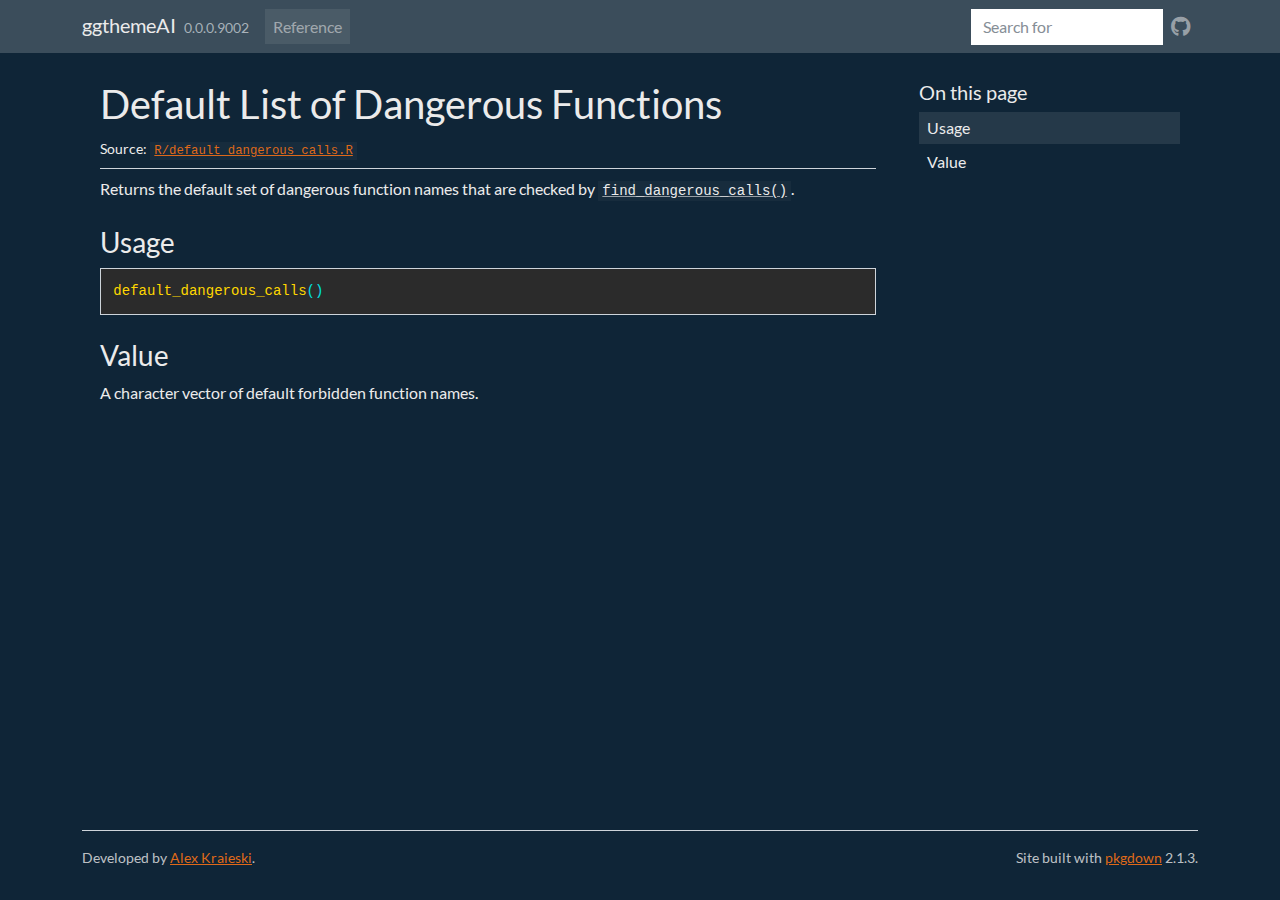
<file: reference/default_dangerous_calls.html>
<!DOCTYPE html>
<!-- Generated by pkgdown: do not edit by hand --><html lang="en"><head><meta http-equiv="Content-Type" content="text/html; charset=UTF-8"><meta charset="utf-8"><meta http-equiv="X-UA-Compatible" content="IE=edge"><meta name="viewport" content="width=device-width, initial-scale=1, shrink-to-fit=no"><title>Default List of Dangerous Functions — default_dangerous_calls • ggthemeAI</title><script src="../deps/jquery-3.6.0/jquery-3.6.0.min.js"></script><meta name="viewport" content="width=device-width, initial-scale=1, shrink-to-fit=no"><link href="../deps/bootstrap-5.3.1/bootstrap.min.css" rel="stylesheet"><script src="../deps/bootstrap-5.3.1/bootstrap.bundle.min.js"></script><link href="../deps/font-awesome-6.5.2/css/all.min.css" rel="stylesheet"><link href="../deps/font-awesome-6.5.2/css/v4-shims.min.css" rel="stylesheet"><script src="../deps/headroom-0.11.0/headroom.min.js"></script><script src="../deps/headroom-0.11.0/jQuery.headroom.min.js"></script><script src="../deps/bootstrap-toc-1.0.1/bootstrap-toc.min.js"></script><script src="../deps/clipboard.js-2.0.11/clipboard.min.js"></script><script src="../deps/search-1.0.0/autocomplete.jquery.min.js"></script><script src="../deps/search-1.0.0/fuse.min.js"></script><script src="../deps/search-1.0.0/mark.min.js"></script><!-- pkgdown --><script src="../pkgdown.js"></script><meta property="og:title" content="Default List of Dangerous Functions — default_dangerous_calls"><meta name="description" content="Returns the default set of dangerous function names that are checked
by find_dangerous_calls()."><meta property="og:description" content="Returns the default set of dangerous function names that are checked
by find_dangerous_calls()."></head><body>
    <a href="#main" class="visually-hidden-focusable">Skip to contents</a>


    <nav class="navbar navbar-expand-lg fixed-top bg-dark" data-bs-theme="dark" aria-label="Site navigation"><div class="container">

    <a class="navbar-brand me-2" href="../index.html">ggthemeAI</a>

    <small class="nav-text text-muted me-auto" data-bs-toggle="tooltip" data-bs-placement="bottom" title="">0.0.0.9002</small>


    <button class="navbar-toggler" type="button" data-bs-toggle="collapse" data-bs-target="#navbar" aria-controls="navbar" aria-expanded="false" aria-label="Toggle navigation">
      <span class="navbar-toggler-icon"></span>
    </button>

    <div id="navbar" class="collapse navbar-collapse ms-3">
      <ul class="navbar-nav me-auto"><li class="active nav-item"><a class="nav-link" href="../reference/index.html">Reference</a></li>
      </ul><ul class="navbar-nav"><li class="nav-item"><form class="form-inline" role="search">
 <input class="form-control" type="search" name="search-input" id="search-input" autocomplete="off" aria-label="Search site" placeholder="Search for" data-search-index="../search.json"></form></li>
<li class="nav-item"><a class="external-link nav-link" href="https://github.com/arkraieski/ggthemeAI/" aria-label="GitHub"><span class="fa fab fa-github fa-lg"></span></a></li>
      </ul></div>


  </div>
</nav><div class="container template-reference-topic">
<div class="row">
  <main id="main" class="col-md-9"><div class="page-header">

      <h1>Default List of Dangerous Functions</h1>
      <small class="dont-index">Source: <a href="https://github.com/arkraieski/ggthemeAI/blob/main/R/default_dangerous_calls.R" class="external-link"><code>R/default_dangerous_calls.R</code></a></small>
      <div class="d-none name"><code>default_dangerous_calls.Rd</code></div>
    </div>

    <div class="ref-description section level2">
    <p>Returns the default set of dangerous function names that are checked
by <code><a href="find_dangerous_calls.html">find_dangerous_calls()</a></code>.</p>
    </div>

    <div class="section level2">
    <h2 id="ref-usage">Usage<a class="anchor" aria-label="anchor" href="#ref-usage"></a></h2>
    <div class="sourceCode"><pre class="sourceCode r"><code><span><span class="fu">default_dangerous_calls</span><span class="op">(</span><span class="op">)</span></span></code></pre></div>
    </div>

    <div class="section level2">
    <h2 id="value">Value<a class="anchor" aria-label="anchor" href="#value"></a></h2>
    <p>A character vector of default forbidden function names.</p>
    </div>

  </main><aside class="col-md-3"><nav id="toc" aria-label="Table of contents"><h2>On this page</h2>
    </nav></aside></div>


    <footer><div class="pkgdown-footer-left">
  <p>Developed by <a href="https://kraieski.dev" class="external-link">Alex Kraieski</a>.</p>
</div>

<div class="pkgdown-footer-right">
  <p>Site built with <a href="https://pkgdown.r-lib.org/" class="external-link">pkgdown</a> 2.1.3.</p>
</div>

    </footer></div>





  </body></html>
</file>
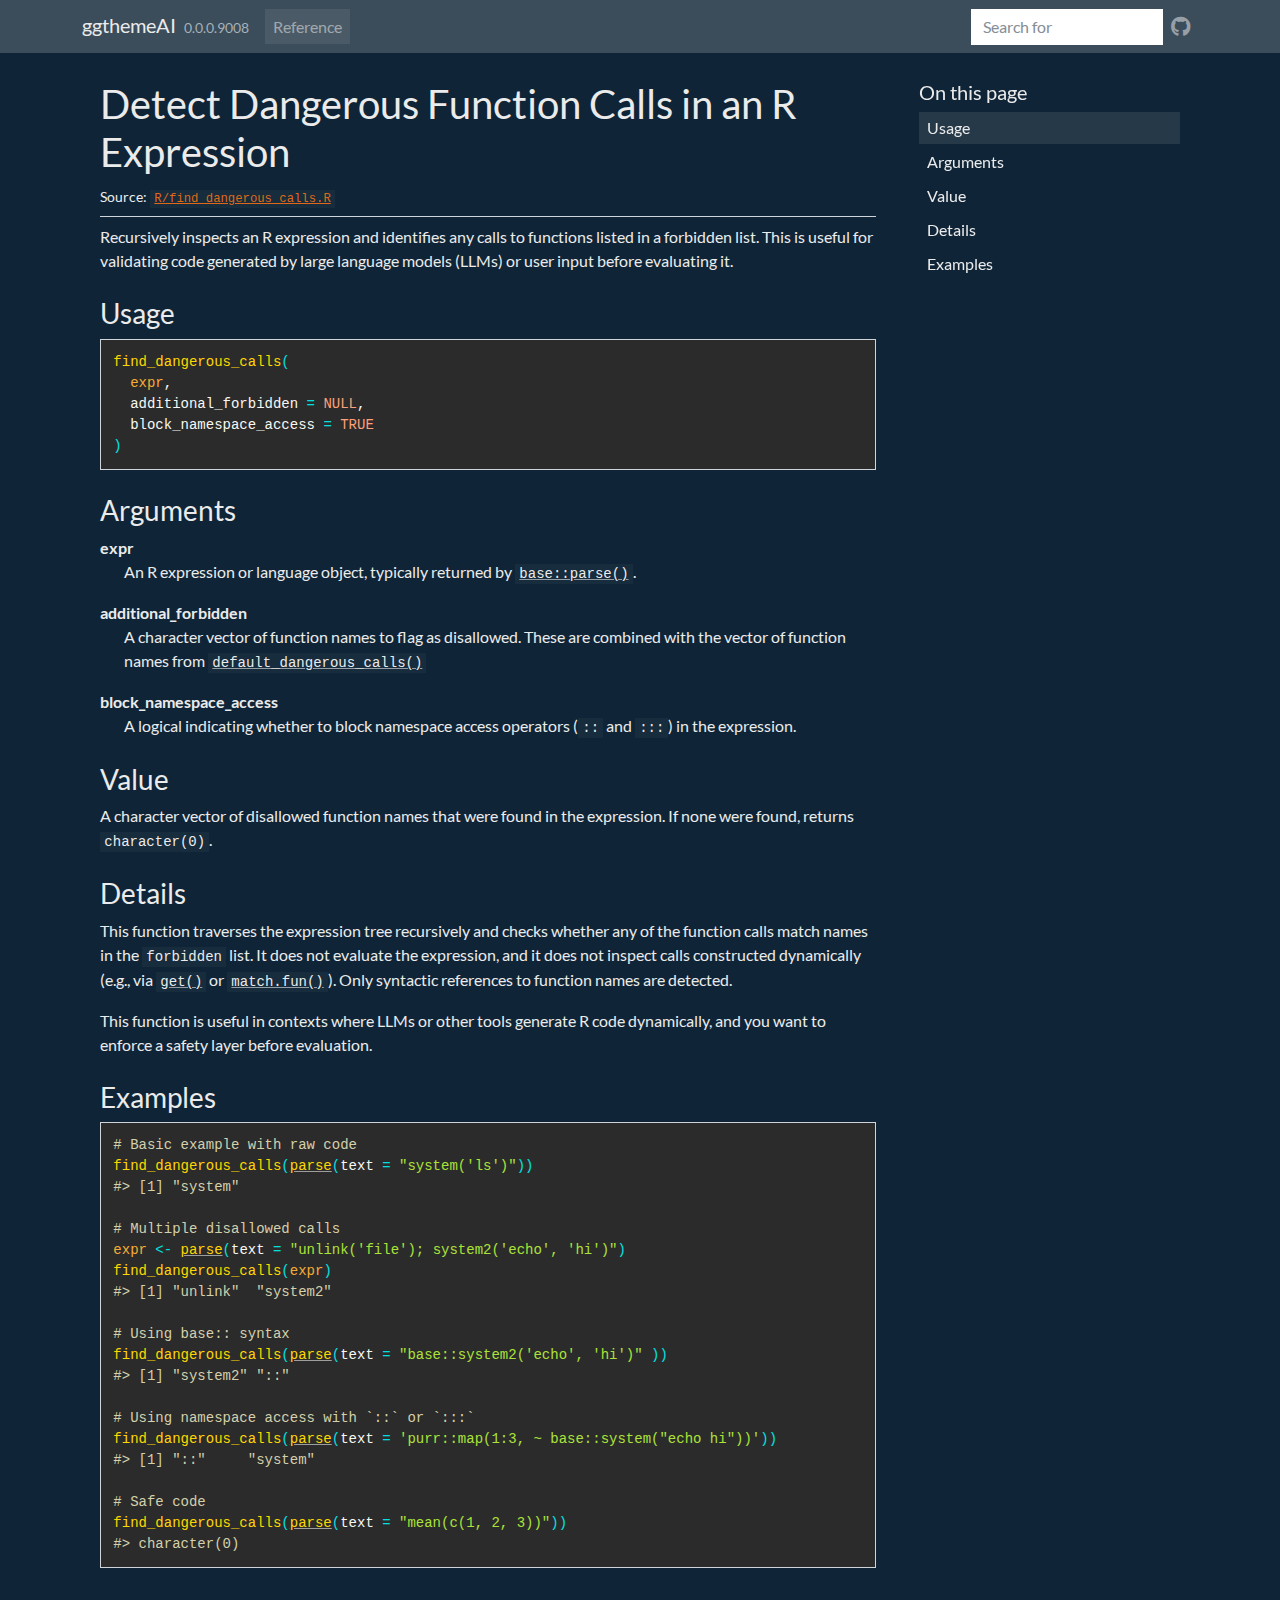
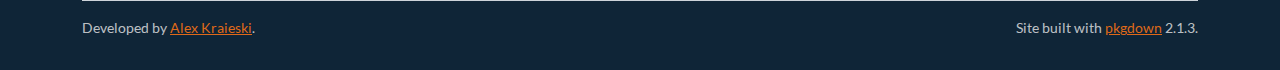
<file: reference/find_dangerous_calls.html>
<!DOCTYPE html>
<!-- Generated by pkgdown: do not edit by hand --><html lang="en"><head><meta http-equiv="Content-Type" content="text/html; charset=UTF-8"><meta charset="utf-8"><meta http-equiv="X-UA-Compatible" content="IE=edge"><meta name="viewport" content="width=device-width, initial-scale=1, shrink-to-fit=no"><title>Detect Dangerous Function Calls in an R Expression — find_dangerous_calls • ggthemeAI</title><script src="../deps/jquery-3.6.0/jquery-3.6.0.min.js"></script><meta name="viewport" content="width=device-width, initial-scale=1, shrink-to-fit=no"><link href="../deps/bootstrap-5.3.1/bootstrap.min.css" rel="stylesheet"><script src="../deps/bootstrap-5.3.1/bootstrap.bundle.min.js"></script><link href="../deps/font-awesome-6.5.2/css/all.min.css" rel="stylesheet"><link href="../deps/font-awesome-6.5.2/css/v4-shims.min.css" rel="stylesheet"><script src="../deps/headroom-0.11.0/headroom.min.js"></script><script src="../deps/headroom-0.11.0/jQuery.headroom.min.js"></script><script src="../deps/bootstrap-toc-1.0.1/bootstrap-toc.min.js"></script><script src="../deps/clipboard.js-2.0.11/clipboard.min.js"></script><script src="../deps/search-1.0.0/autocomplete.jquery.min.js"></script><script src="../deps/search-1.0.0/fuse.min.js"></script><script src="../deps/search-1.0.0/mark.min.js"></script><!-- pkgdown --><script src="../pkgdown.js"></script><meta property="og:title" content="Detect Dangerous Function Calls in an R Expression — find_dangerous_calls"><meta name="description" content="Recursively inspects an R expression and identifies any calls
to functions listed in a forbidden list. This is useful for validating code generated
by large language models (LLMs) or user input before evaluating it."><meta property="og:description" content="Recursively inspects an R expression and identifies any calls
to functions listed in a forbidden list. This is useful for validating code generated
by large language models (LLMs) or user input before evaluating it."></head><body>
    <a href="#main" class="visually-hidden-focusable">Skip to contents</a>


    <nav class="navbar navbar-expand-lg fixed-top bg-dark" data-bs-theme="dark" aria-label="Site navigation"><div class="container">

    <a class="navbar-brand me-2" href="../index.html">ggthemeAI</a>

    <small class="nav-text text-muted me-auto" data-bs-toggle="tooltip" data-bs-placement="bottom" title="">0.0.0.9008</small>


    <button class="navbar-toggler" type="button" data-bs-toggle="collapse" data-bs-target="#navbar" aria-controls="navbar" aria-expanded="false" aria-label="Toggle navigation">
      <span class="navbar-toggler-icon"></span>
    </button>

    <div id="navbar" class="collapse navbar-collapse ms-3">
      <ul class="navbar-nav me-auto"><li class="active nav-item"><a class="nav-link" href="../reference/index.html">Reference</a></li>
      </ul><ul class="navbar-nav"><li class="nav-item"><form class="form-inline" role="search">
 <input class="form-control" type="search" name="search-input" id="search-input" autocomplete="off" aria-label="Search site" placeholder="Search for" data-search-index="../search.json"></form></li>
<li class="nav-item"><a class="external-link nav-link" href="https://github.com/arkraieski/ggthemeAI/" aria-label="GitHub"><span class="fa fab fa-github fa-lg"></span></a></li>
      </ul></div>


  </div>
</nav><div class="container template-reference-topic">
<div class="row">
  <main id="main" class="col-md-9"><div class="page-header">

      <h1>Detect Dangerous Function Calls in an R Expression</h1>
      <small class="dont-index">Source: <a href="https://github.com/arkraieski/ggthemeAI/blob/main/R/find_dangerous_calls.R" class="external-link"><code>R/find_dangerous_calls.R</code></a></small>
      <div class="d-none name"><code>find_dangerous_calls.Rd</code></div>
    </div>

    <div class="ref-description section level2">
    <p>Recursively inspects an R expression and identifies any calls
to functions listed in a forbidden list. This is useful for validating code generated
by large language models (LLMs) or user input before evaluating it.</p>
    </div>

    <div class="section level2">
    <h2 id="ref-usage">Usage<a class="anchor" aria-label="anchor" href="#ref-usage"></a></h2>
    <div class="sourceCode"><pre class="sourceCode r"><code><span><span class="fu">find_dangerous_calls</span><span class="op">(</span></span>
<span>  <span class="va">expr</span>,</span>
<span>  additional_forbidden <span class="op">=</span> <span class="cn">NULL</span>,</span>
<span>  block_namespace_access <span class="op">=</span> <span class="cn">TRUE</span></span>
<span><span class="op">)</span></span></code></pre></div>
    </div>

    <div class="section level2">
    <h2 id="arguments">Arguments<a class="anchor" aria-label="anchor" href="#arguments"></a></h2>


<dl><dt id="arg-expr">expr<a class="anchor" aria-label="anchor" href="#arg-expr"></a></dt>
<dd><p>An R expression or language object, typically returned by <code><a href="https://rdrr.io/r/base/parse.html" class="external-link">base::parse()</a></code>.</p></dd>


<dt id="arg-additional-forbidden">additional_forbidden<a class="anchor" aria-label="anchor" href="#arg-additional-forbidden"></a></dt>
<dd><p>A character vector of function names to flag as disallowed. These are combined with the vector of function names from <code><a href="default_dangerous_calls.html">default_dangerous_calls()</a></code></p></dd>


<dt id="arg-block-namespace-access">block_namespace_access<a class="anchor" aria-label="anchor" href="#arg-block-namespace-access"></a></dt>
<dd><p>A logical indicating whether to block namespace access operators (<code>::</code> and <code>:::</code>) in the expression.</p></dd>

</dl></div>
    <div class="section level2">
    <h2 id="value">Value<a class="anchor" aria-label="anchor" href="#value"></a></h2>
    <p>A character vector of disallowed function names that were found in the expression.
If none were found, returns <code>character(0)</code>.</p>
    </div>
    <div class="section level2">
    <h2 id="details">Details<a class="anchor" aria-label="anchor" href="#details"></a></h2>
    <p>This function traverses the expression tree recursively and checks whether any of the
function calls match names in the <code>forbidden</code> list. It does not evaluate the expression,
and it does not inspect calls constructed dynamically (e.g., via <code><a href="https://rdrr.io/r/base/get.html" class="external-link">get()</a></code> or <code><a href="https://rdrr.io/r/base/match.fun.html" class="external-link">match.fun()</a></code>).
Only syntactic references to function names are detected.</p>
<p>This function is useful in contexts where LLMs or other tools generate R code dynamically,
and you want to enforce a safety layer before evaluation.</p>
    </div>

    <div class="section level2">
    <h2 id="ref-examples">Examples<a class="anchor" aria-label="anchor" href="#ref-examples"></a></h2>
    <div class="sourceCode"><pre class="sourceCode r"><code><span class="r-in"><span><span class="co"># Basic example with raw code</span></span></span>
<span class="r-in"><span><span class="fu">find_dangerous_calls</span><span class="op">(</span><span class="fu"><a href="https://rdrr.io/r/base/parse.html" class="external-link">parse</a></span><span class="op">(</span>text <span class="op">=</span> <span class="st">"system('ls')"</span><span class="op">)</span><span class="op">)</span></span></span>
<span class="r-out co"><span class="r-pr">#&gt;</span> [1] "system"</span>
<span class="r-in"><span></span></span>
<span class="r-in"><span><span class="co"># Multiple disallowed calls</span></span></span>
<span class="r-in"><span><span class="va">expr</span> <span class="op">&lt;-</span> <span class="fu"><a href="https://rdrr.io/r/base/parse.html" class="external-link">parse</a></span><span class="op">(</span>text <span class="op">=</span> <span class="st">"unlink('file'); system2('echo', 'hi')"</span><span class="op">)</span></span></span>
<span class="r-in"><span><span class="fu">find_dangerous_calls</span><span class="op">(</span><span class="va">expr</span><span class="op">)</span></span></span>
<span class="r-out co"><span class="r-pr">#&gt;</span> [1] "unlink"  "system2"</span>
<span class="r-in"><span></span></span>
<span class="r-in"><span><span class="co"># Using base:: syntax</span></span></span>
<span class="r-in"><span><span class="fu">find_dangerous_calls</span><span class="op">(</span><span class="fu"><a href="https://rdrr.io/r/base/parse.html" class="external-link">parse</a></span><span class="op">(</span>text <span class="op">=</span> <span class="st">"base::system2('echo', 'hi')"</span> <span class="op">)</span><span class="op">)</span></span></span>
<span class="r-out co"><span class="r-pr">#&gt;</span> [1] "system2" "::"     </span>
<span class="r-in"><span></span></span>
<span class="r-in"><span><span class="co"># Using namespace access with `::` or `:::`</span></span></span>
<span class="r-in"><span><span class="fu">find_dangerous_calls</span><span class="op">(</span><span class="fu"><a href="https://rdrr.io/r/base/parse.html" class="external-link">parse</a></span><span class="op">(</span>text <span class="op">=</span> <span class="st">'purr::map(1:3, ~ base::system("echo hi"))'</span><span class="op">)</span><span class="op">)</span></span></span>
<span class="r-out co"><span class="r-pr">#&gt;</span> [1] "::"     "system"</span>
<span class="r-in"><span></span></span>
<span class="r-in"><span><span class="co"># Safe code</span></span></span>
<span class="r-in"><span><span class="fu">find_dangerous_calls</span><span class="op">(</span><span class="fu"><a href="https://rdrr.io/r/base/parse.html" class="external-link">parse</a></span><span class="op">(</span>text <span class="op">=</span> <span class="st">"mean(c(1, 2, 3))"</span><span class="op">)</span><span class="op">)</span></span></span>
<span class="r-out co"><span class="r-pr">#&gt;</span> character(0)</span>
</code></pre></div>
    </div>
  </main><aside class="col-md-3"><nav id="toc" aria-label="Table of contents"><h2>On this page</h2>
    </nav></aside></div>


    <footer><div class="pkgdown-footer-left">
  <p>Developed by <a href="https://kraieski.dev" class="external-link">Alex Kraieski</a>.</p>
</div>

<div class="pkgdown-footer-right">
  <p>Site built with <a href="https://pkgdown.r-lib.org/" class="external-link">pkgdown</a> 2.1.3.</p>
</div>

    </footer></div>





  </body></html>
</file>
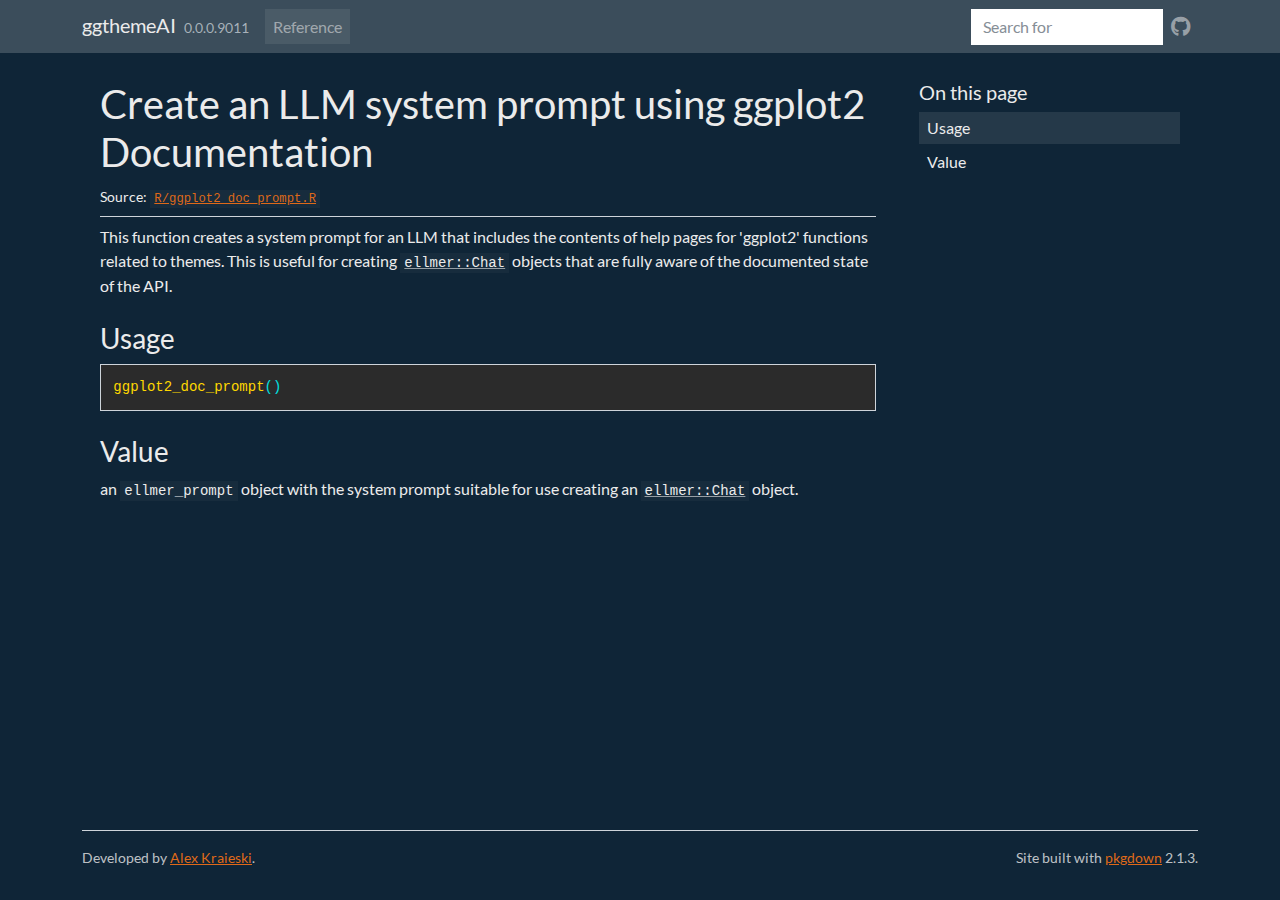
<file: reference/ggplot2_doc_prompt.html>
<!DOCTYPE html>
<!-- Generated by pkgdown: do not edit by hand --><html lang="en"><head><meta http-equiv="Content-Type" content="text/html; charset=UTF-8"><meta charset="utf-8"><meta http-equiv="X-UA-Compatible" content="IE=edge"><meta name="viewport" content="width=device-width, initial-scale=1, shrink-to-fit=no"><title>Create an LLM system prompt using ggplot2 Documentation — ggplot2_doc_prompt • ggthemeAI</title><script src="../deps/jquery-3.6.0/jquery-3.6.0.min.js"></script><meta name="viewport" content="width=device-width, initial-scale=1, shrink-to-fit=no"><link href="../deps/bootstrap-5.3.1/bootstrap.min.css" rel="stylesheet"><script src="../deps/bootstrap-5.3.1/bootstrap.bundle.min.js"></script><link href="../deps/font-awesome-6.5.2/css/all.min.css" rel="stylesheet"><link href="../deps/font-awesome-6.5.2/css/v4-shims.min.css" rel="stylesheet"><script src="../deps/headroom-0.11.0/headroom.min.js"></script><script src="../deps/headroom-0.11.0/jQuery.headroom.min.js"></script><script src="../deps/bootstrap-toc-1.0.1/bootstrap-toc.min.js"></script><script src="../deps/clipboard.js-2.0.11/clipboard.min.js"></script><script src="../deps/search-1.0.0/autocomplete.jquery.min.js"></script><script src="../deps/search-1.0.0/fuse.min.js"></script><script src="../deps/search-1.0.0/mark.min.js"></script><!-- pkgdown --><script src="../pkgdown.js"></script><meta property="og:title" content="Create an LLM system prompt using ggplot2 Documentation — ggplot2_doc_prompt"><meta name="description" content="This function creates a system prompt for an LLM that includes the contents of help pages
for 'ggplot2' functions related to themes.  This is useful for creating
ellmer::Chat objects that are fully aware of the documented state of the API."><meta property="og:description" content="This function creates a system prompt for an LLM that includes the contents of help pages
for 'ggplot2' functions related to themes.  This is useful for creating
ellmer::Chat objects that are fully aware of the documented state of the API."></head><body>
    <a href="#main" class="visually-hidden-focusable">Skip to contents</a>


    <nav class="navbar navbar-expand-lg fixed-top bg-dark" data-bs-theme="dark" aria-label="Site navigation"><div class="container">

    <a class="navbar-brand me-2" href="../index.html">ggthemeAI</a>

    <small class="nav-text text-muted me-auto" data-bs-toggle="tooltip" data-bs-placement="bottom" title="">0.0.0.9011</small>


    <button class="navbar-toggler" type="button" data-bs-toggle="collapse" data-bs-target="#navbar" aria-controls="navbar" aria-expanded="false" aria-label="Toggle navigation">
      <span class="navbar-toggler-icon"></span>
    </button>

    <div id="navbar" class="collapse navbar-collapse ms-3">
      <ul class="navbar-nav me-auto"><li class="active nav-item"><a class="nav-link" href="../reference/index.html">Reference</a></li>
      </ul><ul class="navbar-nav"><li class="nav-item"><form class="form-inline" role="search">
 <input class="form-control" type="search" name="search-input" id="search-input" autocomplete="off" aria-label="Search site" placeholder="Search for" data-search-index="../search.json"></form></li>
<li class="nav-item"><a class="external-link nav-link" href="https://github.com/arkraieski/ggthemeAI/" aria-label="GitHub"><span class="fa fab fa-github fa-lg"></span></a></li>
      </ul></div>


  </div>
</nav><div class="container template-reference-topic">
<div class="row">
  <main id="main" class="col-md-9"><div class="page-header">

      <h1>Create an LLM system prompt using ggplot2 Documentation</h1>
      <small class="dont-index">Source: <a href="https://github.com/arkraieski/ggthemeAI/blob/main/R/ggplot2_doc_prompt.R" class="external-link"><code>R/ggplot2_doc_prompt.R</code></a></small>
      <div class="d-none name"><code>ggplot2_doc_prompt.Rd</code></div>
    </div>

    <div class="ref-description section level2">
    <p>This function creates a system prompt for an LLM that includes the contents of help pages
for 'ggplot2' functions related to themes.  This is useful for creating
<code><a href="https://ellmer.tidyverse.org/reference/Chat.html" class="external-link">ellmer::Chat</a></code> objects that are fully aware of the documented state of the API.</p>
    </div>

    <div class="section level2">
    <h2 id="ref-usage">Usage<a class="anchor" aria-label="anchor" href="#ref-usage"></a></h2>
    <div class="sourceCode"><pre class="sourceCode r"><code><span><span class="fu">ggplot2_doc_prompt</span><span class="op">(</span><span class="op">)</span></span></code></pre></div>
    </div>

    <div class="section level2">
    <h2 id="value">Value<a class="anchor" aria-label="anchor" href="#value"></a></h2>
    <p>an <code>ellmer_prompt</code> object with the system prompt suitable for use creating
an <code><a href="https://ellmer.tidyverse.org/reference/Chat.html" class="external-link">ellmer::Chat</a></code> object.</p>
    </div>

  </main><aside class="col-md-3"><nav id="toc" aria-label="Table of contents"><h2>On this page</h2>
    </nav></aside></div>


    <footer><div class="pkgdown-footer-left">
  <p>Developed by <a href="https://kraieski.dev" class="external-link">Alex Kraieski</a>.</p>
</div>

<div class="pkgdown-footer-right">
  <p>Site built with <a href="https://pkgdown.r-lib.org/" class="external-link">pkgdown</a> 2.1.3.</p>
</div>

    </footer></div>





  </body></html>
</file>
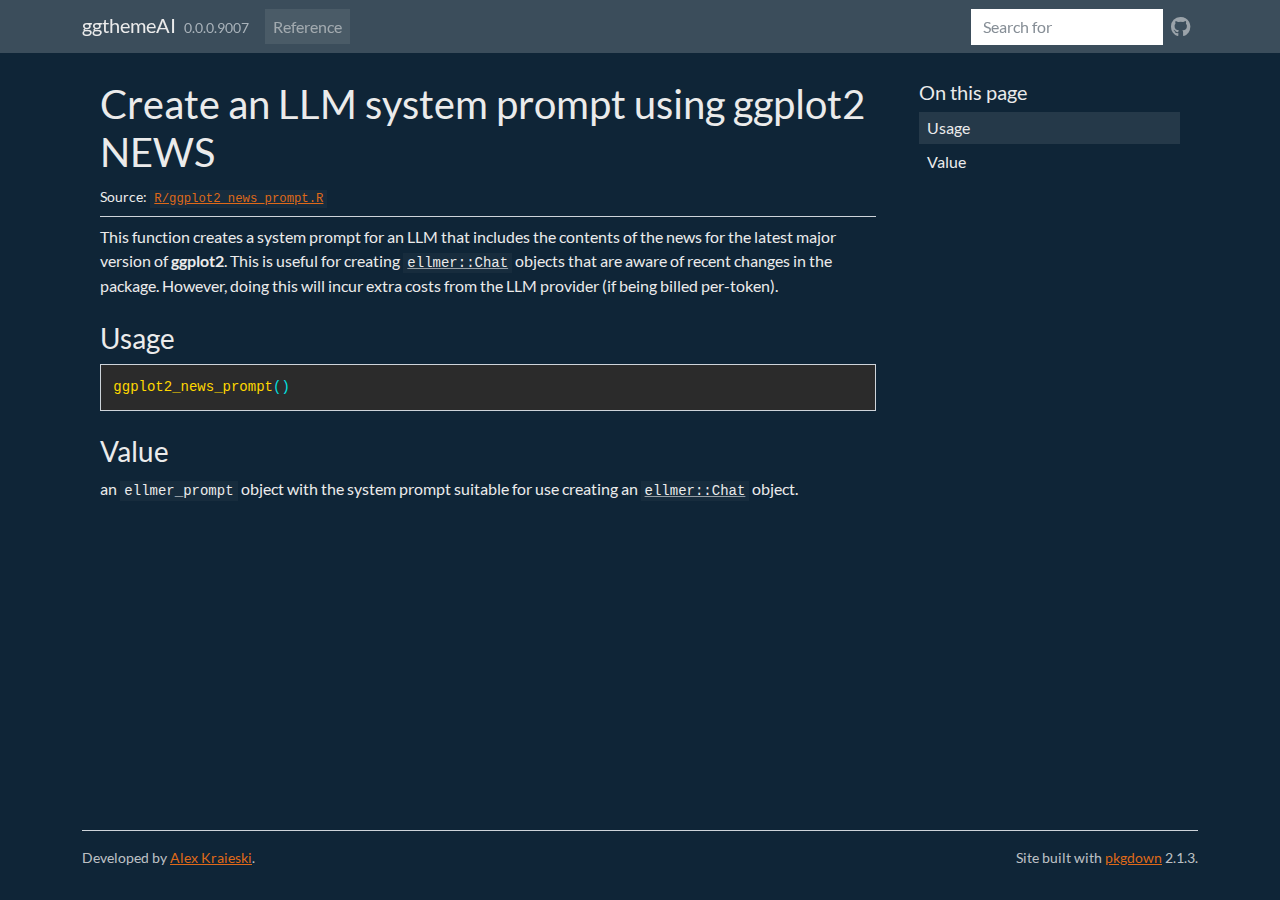
<file: reference/ggplot2_news_prompt.html>
<!DOCTYPE html>
<!-- Generated by pkgdown: do not edit by hand --><html lang="en"><head><meta http-equiv="Content-Type" content="text/html; charset=UTF-8"><meta charset="utf-8"><meta http-equiv="X-UA-Compatible" content="IE=edge"><meta name="viewport" content="width=device-width, initial-scale=1, shrink-to-fit=no"><title>Create an LLM system prompt using ggplot2 NEWS — ggplot2_news_prompt • ggthemeAI</title><script src="../deps/jquery-3.6.0/jquery-3.6.0.min.js"></script><meta name="viewport" content="width=device-width, initial-scale=1, shrink-to-fit=no"><link href="../deps/bootstrap-5.3.1/bootstrap.min.css" rel="stylesheet"><script src="../deps/bootstrap-5.3.1/bootstrap.bundle.min.js"></script><link href="../deps/font-awesome-6.5.2/css/all.min.css" rel="stylesheet"><link href="../deps/font-awesome-6.5.2/css/v4-shims.min.css" rel="stylesheet"><script src="../deps/headroom-0.11.0/headroom.min.js"></script><script src="../deps/headroom-0.11.0/jQuery.headroom.min.js"></script><script src="../deps/bootstrap-toc-1.0.1/bootstrap-toc.min.js"></script><script src="../deps/clipboard.js-2.0.11/clipboard.min.js"></script><script src="../deps/search-1.0.0/autocomplete.jquery.min.js"></script><script src="../deps/search-1.0.0/fuse.min.js"></script><script src="../deps/search-1.0.0/mark.min.js"></script><!-- pkgdown --><script src="../pkgdown.js"></script><meta property="og:title" content="Create an LLM system prompt using ggplot2 NEWS — ggplot2_news_prompt"><meta name="description" content="This function creates a system prompt for an LLM that includes the contents of the
news for the latest major version of ggplot2. This is useful for
creating ellmer::Chat objects that are aware of recent changes in the package.
However, doing this will incur extra costs from the LLM provider (if being billed per-token)."><meta property="og:description" content="This function creates a system prompt for an LLM that includes the contents of the
news for the latest major version of ggplot2. This is useful for
creating ellmer::Chat objects that are aware of recent changes in the package.
However, doing this will incur extra costs from the LLM provider (if being billed per-token)."></head><body>
    <a href="#main" class="visually-hidden-focusable">Skip to contents</a>


    <nav class="navbar navbar-expand-lg fixed-top bg-dark" data-bs-theme="dark" aria-label="Site navigation"><div class="container">

    <a class="navbar-brand me-2" href="../index.html">ggthemeAI</a>

    <small class="nav-text text-muted me-auto" data-bs-toggle="tooltip" data-bs-placement="bottom" title="">0.0.0.9007</small>


    <button class="navbar-toggler" type="button" data-bs-toggle="collapse" data-bs-target="#navbar" aria-controls="navbar" aria-expanded="false" aria-label="Toggle navigation">
      <span class="navbar-toggler-icon"></span>
    </button>

    <div id="navbar" class="collapse navbar-collapse ms-3">
      <ul class="navbar-nav me-auto"><li class="active nav-item"><a class="nav-link" href="../reference/index.html">Reference</a></li>
      </ul><ul class="navbar-nav"><li class="nav-item"><form class="form-inline" role="search">
 <input class="form-control" type="search" name="search-input" id="search-input" autocomplete="off" aria-label="Search site" placeholder="Search for" data-search-index="../search.json"></form></li>
<li class="nav-item"><a class="external-link nav-link" href="https://github.com/arkraieski/ggthemeAI/" aria-label="GitHub"><span class="fa fab fa-github fa-lg"></span></a></li>
      </ul></div>


  </div>
</nav><div class="container template-reference-topic">
<div class="row">
  <main id="main" class="col-md-9"><div class="page-header">

      <h1>Create an LLM system prompt using ggplot2 NEWS</h1>
      <small class="dont-index">Source: <a href="https://github.com/arkraieski/ggthemeAI/blob/main/R/ggplot2_news_prompt.R" class="external-link"><code>R/ggplot2_news_prompt.R</code></a></small>
      <div class="d-none name"><code>ggplot2_news_prompt.Rd</code></div>
    </div>

    <div class="ref-description section level2">
    <p>This function creates a system prompt for an LLM that includes the contents of the
news for the latest major version of <strong>ggplot2</strong>. This is useful for
creating <code><a href="https://ellmer.tidyverse.org/reference/Chat.html" class="external-link">ellmer::Chat</a></code> objects that are aware of recent changes in the package.
However, doing this will incur extra costs from the LLM provider (if being billed per-token).</p>
    </div>

    <div class="section level2">
    <h2 id="ref-usage">Usage<a class="anchor" aria-label="anchor" href="#ref-usage"></a></h2>
    <div class="sourceCode"><pre class="sourceCode r"><code><span><span class="fu">ggplot2_news_prompt</span><span class="op">(</span><span class="op">)</span></span></code></pre></div>
    </div>

    <div class="section level2">
    <h2 id="value">Value<a class="anchor" aria-label="anchor" href="#value"></a></h2>
    <p>an <code>ellmer_prompt</code> object with the system prompt suitable for use creating
an <code><a href="https://ellmer.tidyverse.org/reference/Chat.html" class="external-link">ellmer::Chat</a></code> object.</p>
    </div>

  </main><aside class="col-md-3"><nav id="toc" aria-label="Table of contents"><h2>On this page</h2>
    </nav></aside></div>


    <footer><div class="pkgdown-footer-left">
  <p>Developed by <a href="https://kraieski.dev" class="external-link">Alex Kraieski</a>.</p>
</div>

<div class="pkgdown-footer-right">
  <p>Site built with <a href="https://pkgdown.r-lib.org/" class="external-link">pkgdown</a> 2.1.3.</p>
</div>

    </footer></div>





  </body></html>
</file>
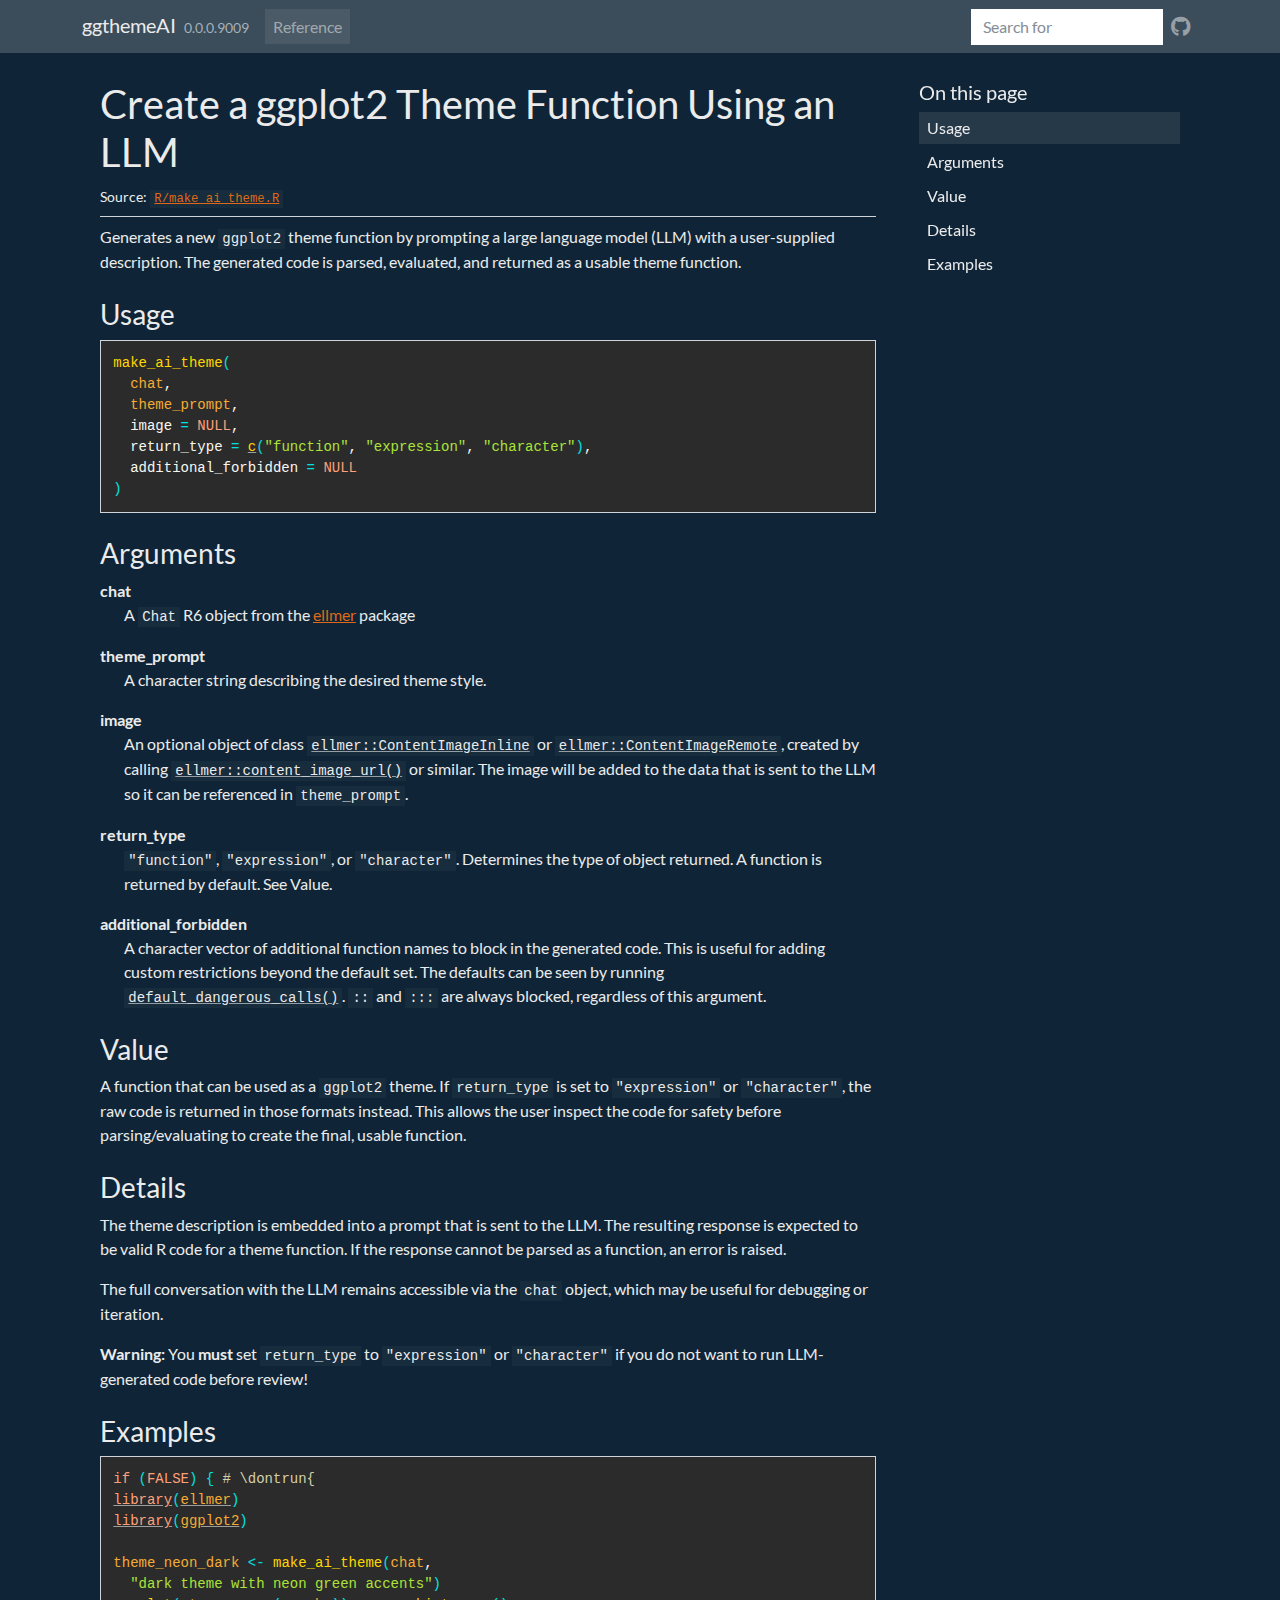
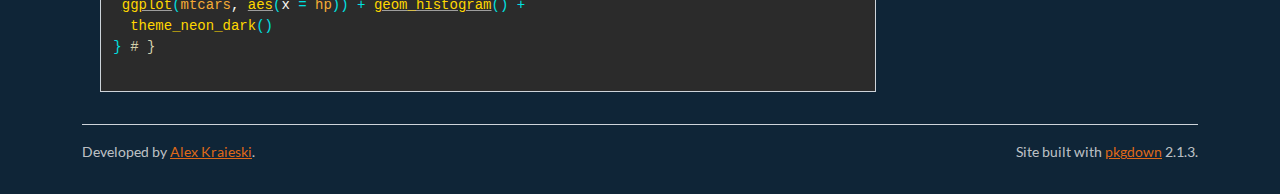
<file: reference/make_ai_theme.html>
<!DOCTYPE html>
<!-- Generated by pkgdown: do not edit by hand --><html lang="en"><head><meta http-equiv="Content-Type" content="text/html; charset=UTF-8"><meta charset="utf-8"><meta http-equiv="X-UA-Compatible" content="IE=edge"><meta name="viewport" content="width=device-width, initial-scale=1, shrink-to-fit=no"><title>Create a ggplot2 Theme Function Using an LLM — make_ai_theme • ggthemeAI</title><script src="../deps/jquery-3.6.0/jquery-3.6.0.min.js"></script><meta name="viewport" content="width=device-width, initial-scale=1, shrink-to-fit=no"><link href="../deps/bootstrap-5.3.1/bootstrap.min.css" rel="stylesheet"><script src="../deps/bootstrap-5.3.1/bootstrap.bundle.min.js"></script><link href="../deps/font-awesome-6.5.2/css/all.min.css" rel="stylesheet"><link href="../deps/font-awesome-6.5.2/css/v4-shims.min.css" rel="stylesheet"><script src="../deps/headroom-0.11.0/headroom.min.js"></script><script src="../deps/headroom-0.11.0/jQuery.headroom.min.js"></script><script src="../deps/bootstrap-toc-1.0.1/bootstrap-toc.min.js"></script><script src="../deps/clipboard.js-2.0.11/clipboard.min.js"></script><script src="../deps/search-1.0.0/autocomplete.jquery.min.js"></script><script src="../deps/search-1.0.0/fuse.min.js"></script><script src="../deps/search-1.0.0/mark.min.js"></script><!-- pkgdown --><script src="../pkgdown.js"></script><meta property="og:title" content="Create a ggplot2 Theme Function Using an LLM — make_ai_theme"><meta name="description" content="Generates a new ggplot2 theme function by prompting a large language model
(LLM) with a user-supplied description. The generated code is parsed,
evaluated, and returned as a usable theme function."><meta property="og:description" content="Generates a new ggplot2 theme function by prompting a large language model
(LLM) with a user-supplied description. The generated code is parsed,
evaluated, and returned as a usable theme function."></head><body>
    <a href="#main" class="visually-hidden-focusable">Skip to contents</a>


    <nav class="navbar navbar-expand-lg fixed-top bg-dark" data-bs-theme="dark" aria-label="Site navigation"><div class="container">

    <a class="navbar-brand me-2" href="../index.html">ggthemeAI</a>

    <small class="nav-text text-muted me-auto" data-bs-toggle="tooltip" data-bs-placement="bottom" title="">0.0.0.9009</small>


    <button class="navbar-toggler" type="button" data-bs-toggle="collapse" data-bs-target="#navbar" aria-controls="navbar" aria-expanded="false" aria-label="Toggle navigation">
      <span class="navbar-toggler-icon"></span>
    </button>

    <div id="navbar" class="collapse navbar-collapse ms-3">
      <ul class="navbar-nav me-auto"><li class="active nav-item"><a class="nav-link" href="../reference/index.html">Reference</a></li>
      </ul><ul class="navbar-nav"><li class="nav-item"><form class="form-inline" role="search">
 <input class="form-control" type="search" name="search-input" id="search-input" autocomplete="off" aria-label="Search site" placeholder="Search for" data-search-index="../search.json"></form></li>
<li class="nav-item"><a class="external-link nav-link" href="https://github.com/arkraieski/ggthemeAI/" aria-label="GitHub"><span class="fa fab fa-github fa-lg"></span></a></li>
      </ul></div>


  </div>
</nav><div class="container template-reference-topic">
<div class="row">
  <main id="main" class="col-md-9"><div class="page-header">

      <h1>Create a ggplot2 Theme Function Using an LLM</h1>
      <small class="dont-index">Source: <a href="https://github.com/arkraieski/ggthemeAI/blob/main/R/make_ai_theme.R" class="external-link"><code>R/make_ai_theme.R</code></a></small>
      <div class="d-none name"><code>make_ai_theme.Rd</code></div>
    </div>

    <div class="ref-description section level2">
    <p>Generates a new <code>ggplot2</code> theme function by prompting a large language model
(LLM) with a user-supplied description. The generated code is parsed,
evaluated, and returned as a usable theme function.</p>
    </div>

    <div class="section level2">
    <h2 id="ref-usage">Usage<a class="anchor" aria-label="anchor" href="#ref-usage"></a></h2>
    <div class="sourceCode"><pre class="sourceCode r"><code><span><span class="fu">make_ai_theme</span><span class="op">(</span></span>
<span>  <span class="va">chat</span>,</span>
<span>  <span class="va">theme_prompt</span>,</span>
<span>  image <span class="op">=</span> <span class="cn">NULL</span>,</span>
<span>  return_type <span class="op">=</span> <span class="fu"><a href="https://rdrr.io/r/base/c.html" class="external-link">c</a></span><span class="op">(</span><span class="st">"function"</span>, <span class="st">"expression"</span>, <span class="st">"character"</span><span class="op">)</span>,</span>
<span>  additional_forbidden <span class="op">=</span> <span class="cn">NULL</span></span>
<span><span class="op">)</span></span></code></pre></div>
    </div>

    <div class="section level2">
    <h2 id="arguments">Arguments<a class="anchor" aria-label="anchor" href="#arguments"></a></h2>


<dl><dt id="arg-chat">chat<a class="anchor" aria-label="anchor" href="#arg-chat"></a></dt>
<dd><p>A <code>Chat</code> R6 object from the <a href="https://ellmer.tidyverse.org/reference/ellmer-package.html" class="external-link">ellmer</a> package</p></dd>


<dt id="arg-theme-prompt">theme_prompt<a class="anchor" aria-label="anchor" href="#arg-theme-prompt"></a></dt>
<dd><p>A character string describing the desired theme style.</p></dd>


<dt id="arg-image">image<a class="anchor" aria-label="anchor" href="#arg-image"></a></dt>
<dd><p>An optional object of class <code><a href="https://ellmer.tidyverse.org/reference/Content.html" class="external-link">ellmer::ContentImageInline</a></code> or <code><a href="https://ellmer.tidyverse.org/reference/Content.html" class="external-link">ellmer::ContentImageRemote</a></code>, created by calling <code><a href="https://ellmer.tidyverse.org/reference/content_image_url.html" class="external-link">ellmer::content_image_url()</a></code> or similar. The image will be added to the data that is sent to the LLM so it can be referenced in <code>theme_prompt</code>.</p></dd>


<dt id="arg-return-type">return_type<a class="anchor" aria-label="anchor" href="#arg-return-type"></a></dt>
<dd><p><code>"function"</code>, <code>"expression"</code>, or <code>"character"</code>. Determines the type of object returned. A function is returned by default. See Value.</p></dd>


<dt id="arg-additional-forbidden">additional_forbidden<a class="anchor" aria-label="anchor" href="#arg-additional-forbidden"></a></dt>
<dd><p>A character vector of additional function names to block in the generated code. This is useful for adding custom restrictions beyond the default set. The defaults can be seen by running <code><a href="default_dangerous_calls.html">default_dangerous_calls()</a></code>. <code>::</code> and <code>:::</code> are always blocked, regardless of this argument.</p></dd>

</dl></div>
    <div class="section level2">
    <h2 id="value">Value<a class="anchor" aria-label="anchor" href="#value"></a></h2>
    <p>A function that can be used as a <code>ggplot2</code> theme. If <code>return_type</code> is set to <code>"expression"</code> or <code>"character"</code>, the raw code is returned in those formats instead. This allows the user inspect the code for safety before parsing/evaluating to create the final, usable function.</p>
    </div>
    <div class="section level2">
    <h2 id="details">Details<a class="anchor" aria-label="anchor" href="#details"></a></h2>
    <p>The theme description is embedded into a prompt that is sent to the LLM.
The resulting response is expected to be valid R code for a theme function.
If the response cannot be parsed as a function, an error is raised.</p>
<p>The full conversation with the LLM remains accessible via the <code>chat</code> object,
which may be useful for debugging or iteration.</p>
<p><strong>Warning:</strong> You <strong>must</strong> set <code>return_type</code> to <code>"expression"</code> or <code>"character"</code>
if you do not want to run LLM-generated code before review!</p>
    </div>

    <div class="section level2">
    <h2 id="ref-examples">Examples<a class="anchor" aria-label="anchor" href="#ref-examples"></a></h2>
    <div class="sourceCode"><pre class="sourceCode r"><code><span class="r-in"><span><span class="kw">if</span> <span class="op">(</span><span class="cn">FALSE</span><span class="op">)</span> <span class="op">{</span> <span class="co"># \dontrun{</span></span></span>
<span class="r-in"><span><span class="kw"><a href="https://rdrr.io/r/base/library.html" class="external-link">library</a></span><span class="op">(</span><span class="va"><a href="https://ellmer.tidyverse.org" class="external-link">ellmer</a></span><span class="op">)</span></span></span>
<span class="r-in"><span><span class="kw"><a href="https://rdrr.io/r/base/library.html" class="external-link">library</a></span><span class="op">(</span><span class="va"><a href="https://ggplot2.tidyverse.org" class="external-link">ggplot2</a></span><span class="op">)</span></span></span>
<span class="r-in"><span></span></span>
<span class="r-in"><span><span class="va">theme_neon_dark</span> <span class="op">&lt;-</span> <span class="fu">make_ai_theme</span><span class="op">(</span><span class="va">chat</span>,</span></span>
<span class="r-in"><span>  <span class="st">"dark theme with neon green accents"</span><span class="op">)</span></span></span>
<span class="r-in"><span> <span class="fu"><a href="https://ggplot2.tidyverse.org/reference/ggplot.html" class="external-link">ggplot</a></span><span class="op">(</span><span class="va">mtcars</span>, <span class="fu"><a href="https://ggplot2.tidyverse.org/reference/aes.html" class="external-link">aes</a></span><span class="op">(</span>x <span class="op">=</span> <span class="va">hp</span><span class="op">)</span><span class="op">)</span> <span class="op">+</span> <span class="fu"><a href="https://ggplot2.tidyverse.org/reference/geom_histogram.html" class="external-link">geom_histogram</a></span><span class="op">(</span><span class="op">)</span> <span class="op">+</span></span></span>
<span class="r-in"><span>  <span class="fu">theme_neon_dark</span><span class="op">(</span><span class="op">)</span></span></span>
<span class="r-in"><span><span class="op">}</span> <span class="co"># }</span></span></span>
<span class="r-in"><span></span></span>
</code></pre></div>
    </div>
  </main><aside class="col-md-3"><nav id="toc" aria-label="Table of contents"><h2>On this page</h2>
    </nav></aside></div>


    <footer><div class="pkgdown-footer-left">
  <p>Developed by <a href="https://kraieski.dev" class="external-link">Alex Kraieski</a>.</p>
</div>

<div class="pkgdown-footer-right">
  <p>Site built with <a href="https://pkgdown.r-lib.org/" class="external-link">pkgdown</a> 2.1.3.</p>
</div>

    </footer></div>





  </body></html>
</file>
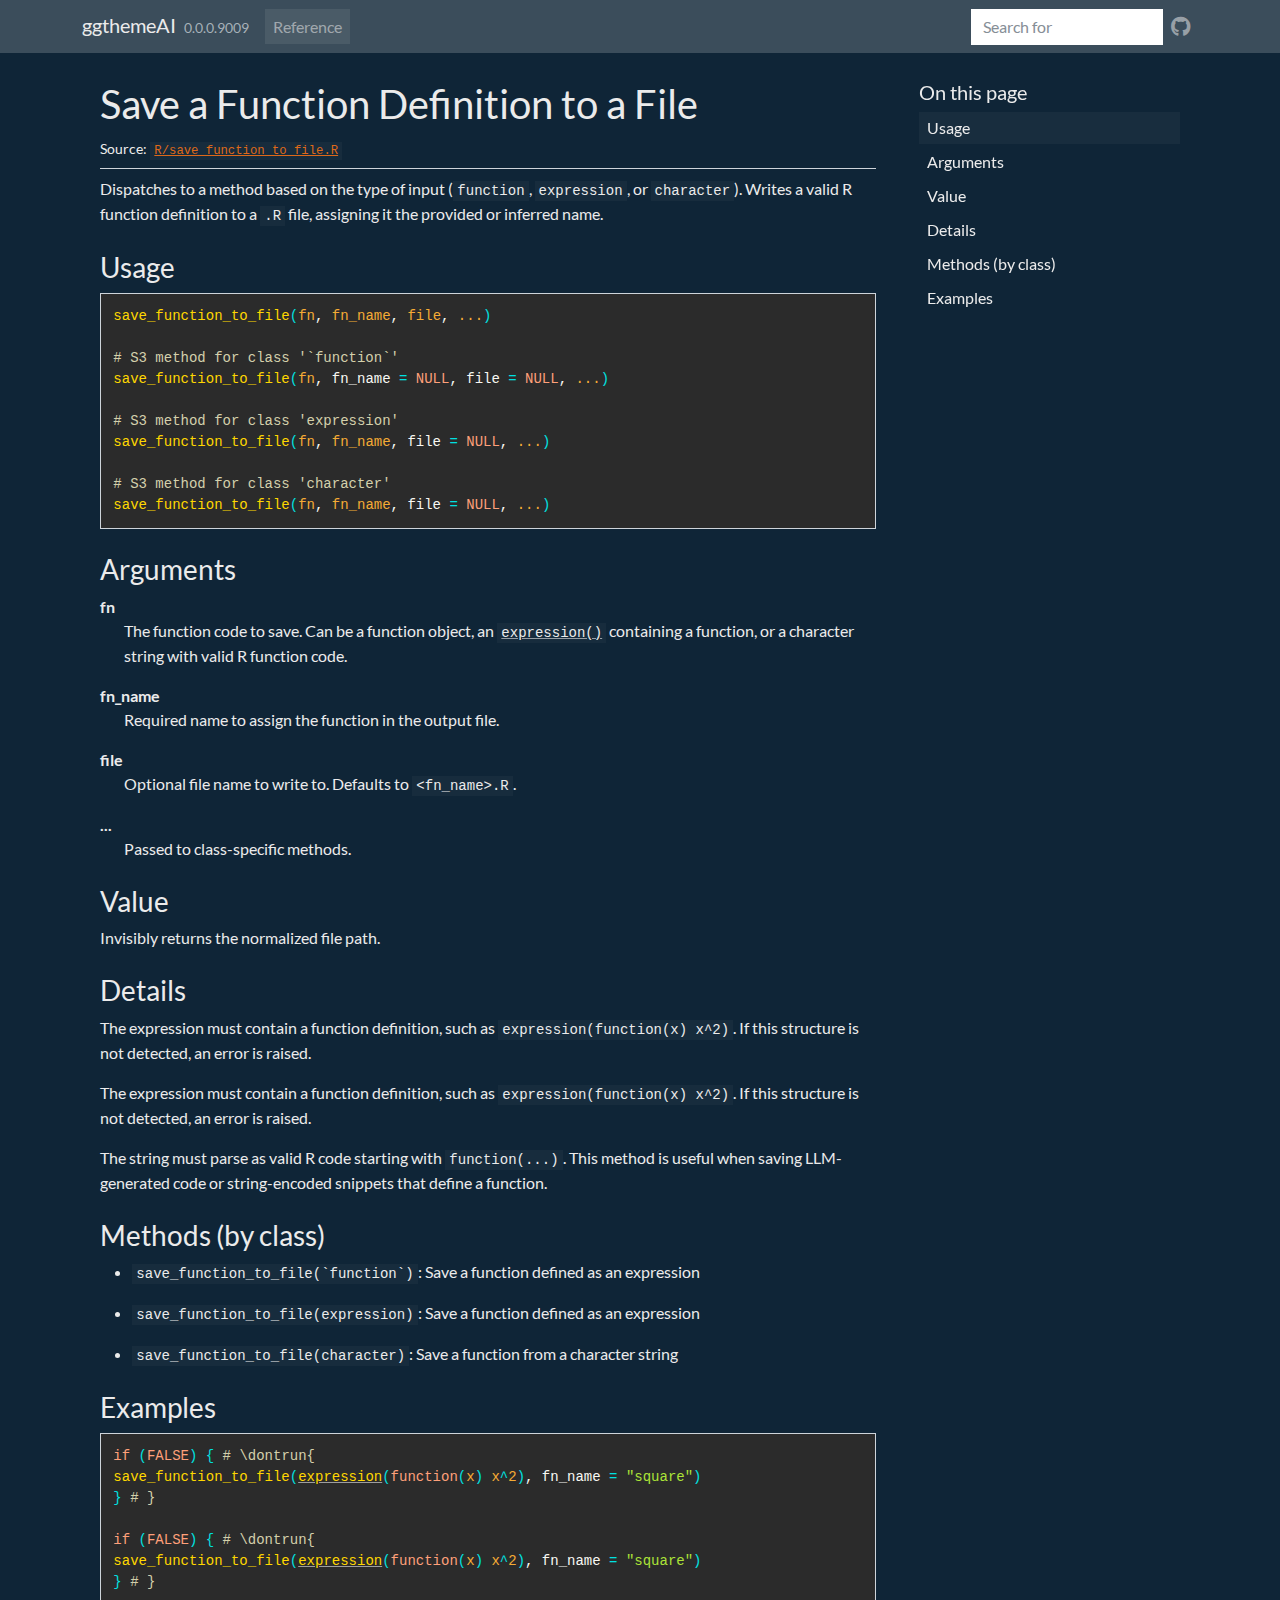
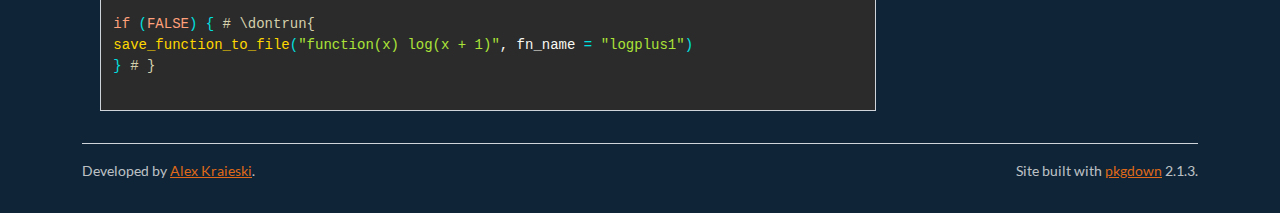
<file: reference/save_function_to_file.character.html>
<html>
  <head>
    <meta http-equiv="refresh" content="0;URL=https://arkraieski.github.io/ggthemeAI/reference/save_function_to_file.html" />
    <meta name="robots" content="noindex">
    <link rel="canonical" href="https://arkraieski.github.io/ggthemeAI/reference/save_function_to_file.html">
  </head>
</html>
</file>
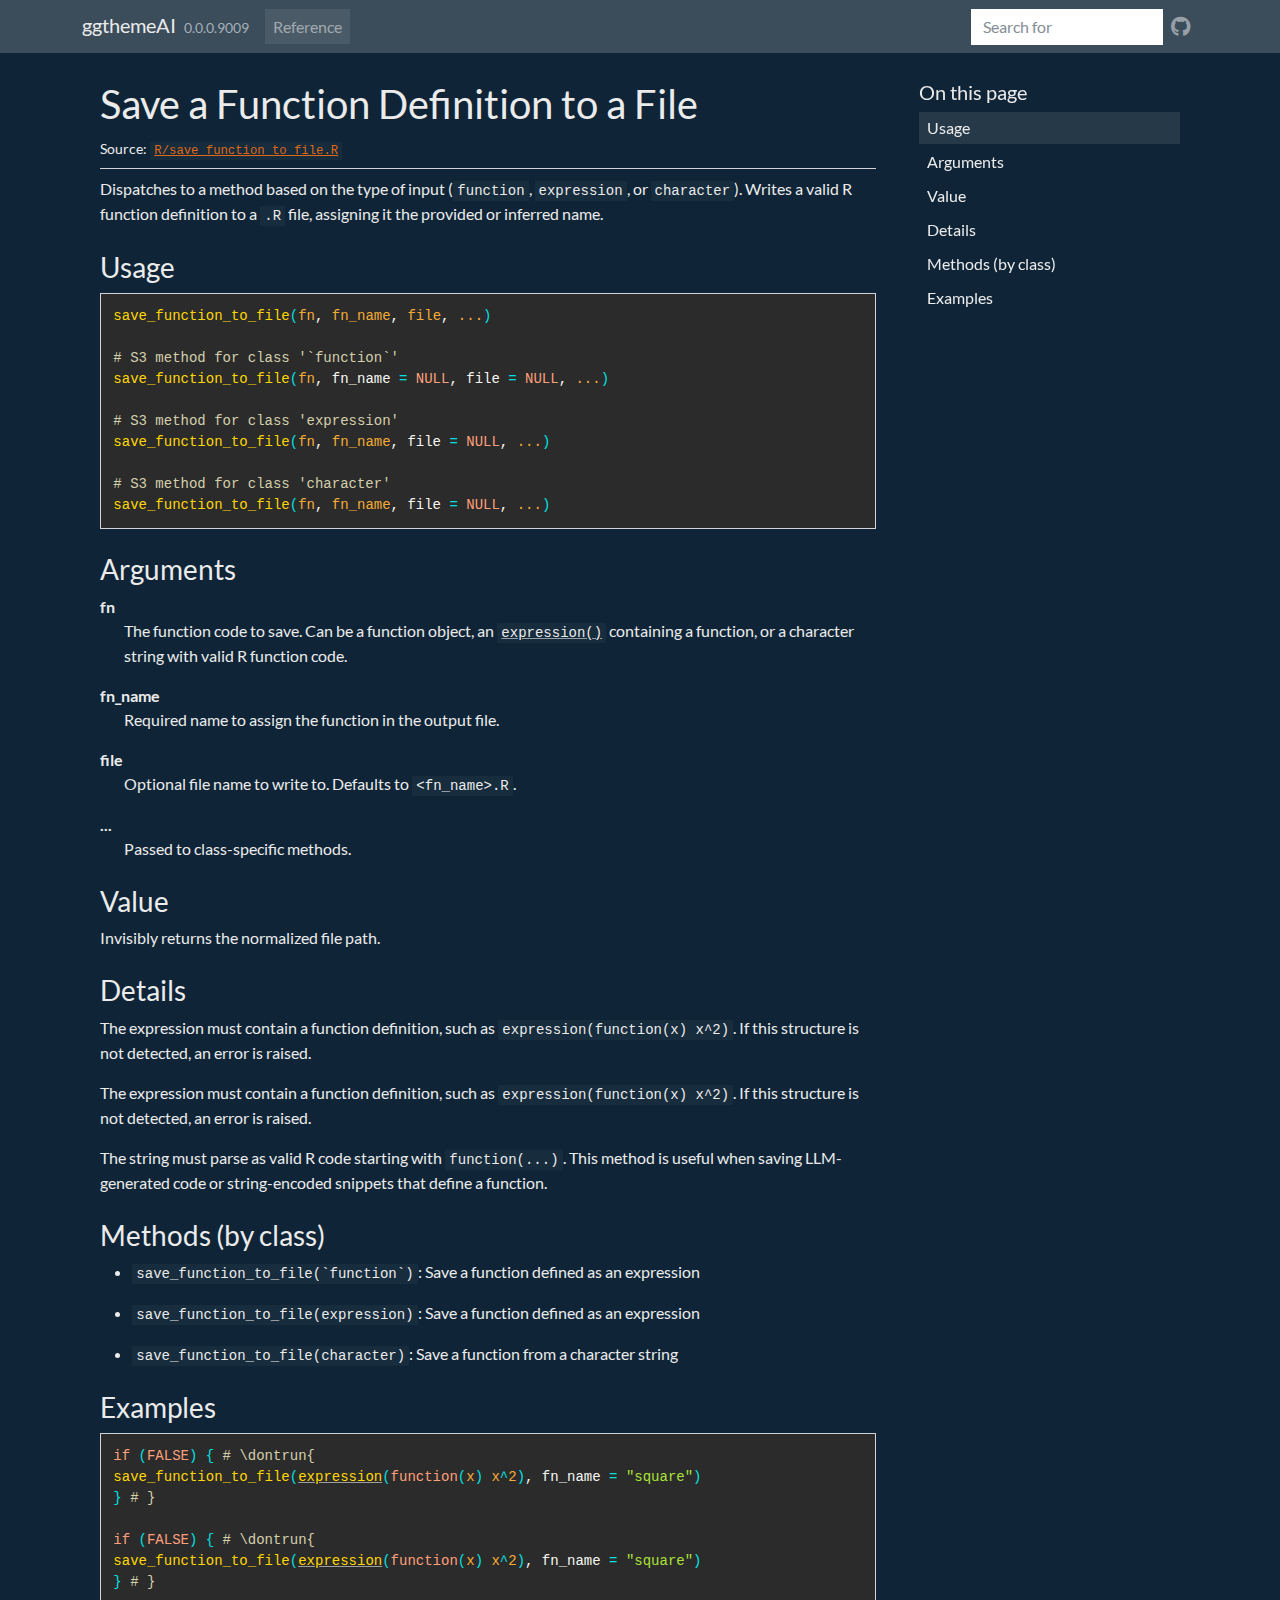
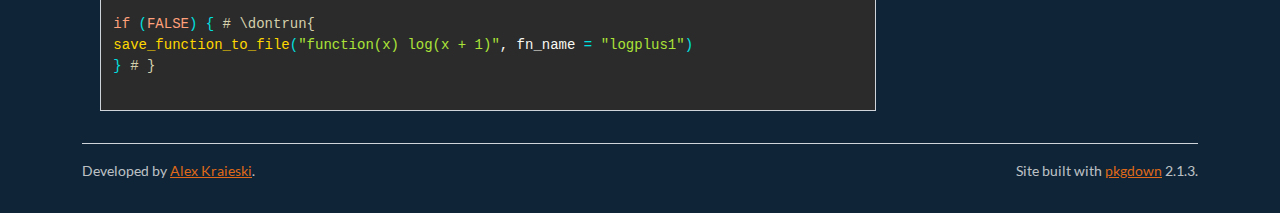
<file: reference/save_function_to_file.html>
<!DOCTYPE html>
<!-- Generated by pkgdown: do not edit by hand --><html lang="en"><head><meta http-equiv="Content-Type" content="text/html; charset=UTF-8"><meta charset="utf-8"><meta http-equiv="X-UA-Compatible" content="IE=edge"><meta name="viewport" content="width=device-width, initial-scale=1, shrink-to-fit=no"><title>Save a Function Definition to a File — save_function_to_file • ggthemeAI</title><script src="../deps/jquery-3.6.0/jquery-3.6.0.min.js"></script><meta name="viewport" content="width=device-width, initial-scale=1, shrink-to-fit=no"><link href="../deps/bootstrap-5.3.1/bootstrap.min.css" rel="stylesheet"><script src="../deps/bootstrap-5.3.1/bootstrap.bundle.min.js"></script><link href="../deps/font-awesome-6.5.2/css/all.min.css" rel="stylesheet"><link href="../deps/font-awesome-6.5.2/css/v4-shims.min.css" rel="stylesheet"><script src="../deps/headroom-0.11.0/headroom.min.js"></script><script src="../deps/headroom-0.11.0/jQuery.headroom.min.js"></script><script src="../deps/bootstrap-toc-1.0.1/bootstrap-toc.min.js"></script><script src="../deps/clipboard.js-2.0.11/clipboard.min.js"></script><script src="../deps/search-1.0.0/autocomplete.jquery.min.js"></script><script src="../deps/search-1.0.0/fuse.min.js"></script><script src="../deps/search-1.0.0/mark.min.js"></script><!-- pkgdown --><script src="../pkgdown.js"></script><meta property="og:title" content="Save a Function Definition to a File — save_function_to_file"><meta name="description" content="Dispatches to a method based on the type of input (function, expression, or character).
Writes a valid R function definition to a .R file, assigning it the provided or inferred name."><meta property="og:description" content="Dispatches to a method based on the type of input (function, expression, or character).
Writes a valid R function definition to a .R file, assigning it the provided or inferred name."></head><body>
    <a href="#main" class="visually-hidden-focusable">Skip to contents</a>


    <nav class="navbar navbar-expand-lg fixed-top bg-dark" data-bs-theme="dark" aria-label="Site navigation"><div class="container">

    <a class="navbar-brand me-2" href="../index.html">ggthemeAI</a>

    <small class="nav-text text-muted me-auto" data-bs-toggle="tooltip" data-bs-placement="bottom" title="">0.0.0.9009</small>


    <button class="navbar-toggler" type="button" data-bs-toggle="collapse" data-bs-target="#navbar" aria-controls="navbar" aria-expanded="false" aria-label="Toggle navigation">
      <span class="navbar-toggler-icon"></span>
    </button>

    <div id="navbar" class="collapse navbar-collapse ms-3">
      <ul class="navbar-nav me-auto"><li class="active nav-item"><a class="nav-link" href="../reference/index.html">Reference</a></li>
      </ul><ul class="navbar-nav"><li class="nav-item"><form class="form-inline" role="search">
 <input class="form-control" type="search" name="search-input" id="search-input" autocomplete="off" aria-label="Search site" placeholder="Search for" data-search-index="../search.json"></form></li>
<li class="nav-item"><a class="external-link nav-link" href="https://github.com/arkraieski/ggthemeAI/" aria-label="GitHub"><span class="fa fab fa-github fa-lg"></span></a></li>
      </ul></div>


  </div>
</nav><div class="container template-reference-topic">
<div class="row">
  <main id="main" class="col-md-9"><div class="page-header">

      <h1>Save a Function Definition to a File</h1>
      <small class="dont-index">Source: <a href="https://github.com/arkraieski/ggthemeAI/blob/main/R/save_function_to_file.R" class="external-link"><code>R/save_function_to_file.R</code></a></small>
      <div class="d-none name"><code>save_function_to_file.Rd</code></div>
    </div>

    <div class="ref-description section level2">
    <p>Dispatches to a method based on the type of input (<code>function</code>, <code>expression</code>, or <code>character</code>).
Writes a valid R function definition to a <code>.R</code> file, assigning it the provided or inferred name.</p>
    </div>

    <div class="section level2">
    <h2 id="ref-usage">Usage<a class="anchor" aria-label="anchor" href="#ref-usage"></a></h2>
    <div class="sourceCode"><pre class="sourceCode r"><code><span><span class="fu">save_function_to_file</span><span class="op">(</span><span class="va">fn</span>, <span class="va">fn_name</span>, <span class="va">file</span>, <span class="va">...</span><span class="op">)</span></span>
<span></span>
<span><span class="co"># S3 method for class '`function`'</span></span>
<span><span class="fu">save_function_to_file</span><span class="op">(</span><span class="va">fn</span>, fn_name <span class="op">=</span> <span class="cn">NULL</span>, file <span class="op">=</span> <span class="cn">NULL</span>, <span class="va">...</span><span class="op">)</span></span>
<span></span>
<span><span class="co"># S3 method for class 'expression'</span></span>
<span><span class="fu">save_function_to_file</span><span class="op">(</span><span class="va">fn</span>, <span class="va">fn_name</span>, file <span class="op">=</span> <span class="cn">NULL</span>, <span class="va">...</span><span class="op">)</span></span>
<span></span>
<span><span class="co"># S3 method for class 'character'</span></span>
<span><span class="fu">save_function_to_file</span><span class="op">(</span><span class="va">fn</span>, <span class="va">fn_name</span>, file <span class="op">=</span> <span class="cn">NULL</span>, <span class="va">...</span><span class="op">)</span></span></code></pre></div>
    </div>

    <div class="section level2">
    <h2 id="arguments">Arguments<a class="anchor" aria-label="anchor" href="#arguments"></a></h2>


<dl><dt id="arg-fn">fn<a class="anchor" aria-label="anchor" href="#arg-fn"></a></dt>
<dd><p>The function code to save. Can be a function object, an <code><a href="https://rdrr.io/r/base/expression.html" class="external-link">expression()</a></code> containing a function,
or a character string with valid R function code.</p></dd>


<dt id="arg-fn-name">fn_name<a class="anchor" aria-label="anchor" href="#arg-fn-name"></a></dt>
<dd><p>Required name to assign the function in the output file.</p></dd>


<dt id="arg-file">file<a class="anchor" aria-label="anchor" href="#arg-file"></a></dt>
<dd><p>Optional file name to write to. Defaults to <code>&lt;fn_name&gt;.R</code>.</p></dd>


<dt id="arg--">...<a class="anchor" aria-label="anchor" href="#arg--"></a></dt>
<dd><p>Passed to class-specific methods.</p></dd>

</dl></div>
    <div class="section level2">
    <h2 id="value">Value<a class="anchor" aria-label="anchor" href="#value"></a></h2>
    <p>Invisibly returns the normalized file path.</p>
    </div>
    <div class="section level2">
    <h2 id="details">Details<a class="anchor" aria-label="anchor" href="#details"></a></h2>
    <p>The expression must contain a function definition, such as <code>expression(function(x) x^2)</code>.
If this structure is not detected, an error is raised.</p>
<p>The expression must contain a function definition, such as <code>expression(function(x) x^2)</code>.
If this structure is not detected, an error is raised.</p>
<p>The string must parse as valid R code starting with <code>function(...)</code>. This method is useful
when saving LLM-generated code or string-encoded snippets that define a function.</p>
    </div>
    <div class="section level2">
    <h2 id="methods-by-class-">Methods (by class)<a class="anchor" aria-label="anchor" href="#methods-by-class-"></a></h2>

<ul><li><p><code>save_function_to_file(`function`)</code>: Save a function defined as an expression</p></li>
<li><p><code>save_function_to_file(expression)</code>: Save a function defined as an expression</p></li>
<li><p><code>save_function_to_file(character)</code>: Save a function from a character string</p></li>
</ul></div>

    <div class="section level2">
    <h2 id="ref-examples">Examples<a class="anchor" aria-label="anchor" href="#ref-examples"></a></h2>
    <div class="sourceCode"><pre class="sourceCode r"><code><span class="r-in"><span><span class="kw">if</span> <span class="op">(</span><span class="cn">FALSE</span><span class="op">)</span> <span class="op">{</span> <span class="co"># \dontrun{</span></span></span>
<span class="r-in"><span><span class="fu">save_function_to_file</span><span class="op">(</span><span class="fu"><a href="https://rdrr.io/r/base/expression.html" class="external-link">expression</a></span><span class="op">(</span><span class="kw">function</span><span class="op">(</span><span class="va">x</span><span class="op">)</span> <span class="va">x</span><span class="op">^</span><span class="fl">2</span><span class="op">)</span>, fn_name <span class="op">=</span> <span class="st">"square"</span><span class="op">)</span></span></span>
<span class="r-in"><span><span class="op">}</span> <span class="co"># }</span></span></span>
<span class="r-in"><span></span></span>
<span class="r-in"><span><span class="kw">if</span> <span class="op">(</span><span class="cn">FALSE</span><span class="op">)</span> <span class="op">{</span> <span class="co"># \dontrun{</span></span></span>
<span class="r-in"><span><span class="fu">save_function_to_file</span><span class="op">(</span><span class="fu"><a href="https://rdrr.io/r/base/expression.html" class="external-link">expression</a></span><span class="op">(</span><span class="kw">function</span><span class="op">(</span><span class="va">x</span><span class="op">)</span> <span class="va">x</span><span class="op">^</span><span class="fl">2</span><span class="op">)</span>, fn_name <span class="op">=</span> <span class="st">"square"</span><span class="op">)</span></span></span>
<span class="r-in"><span><span class="op">}</span> <span class="co"># }</span></span></span>
<span class="r-in"><span></span></span>
<span class="r-in"><span><span class="kw">if</span> <span class="op">(</span><span class="cn">FALSE</span><span class="op">)</span> <span class="op">{</span> <span class="co"># \dontrun{</span></span></span>
<span class="r-in"><span><span class="fu">save_function_to_file</span><span class="op">(</span><span class="st">"function(x) log(x + 1)"</span>, fn_name <span class="op">=</span> <span class="st">"logplus1"</span><span class="op">)</span></span></span>
<span class="r-in"><span><span class="op">}</span> <span class="co"># }</span></span></span>
<span class="r-in"><span></span></span>
</code></pre></div>
    </div>
  </main><aside class="col-md-3"><nav id="toc" aria-label="Table of contents"><h2>On this page</h2>
    </nav></aside></div>


    <footer><div class="pkgdown-footer-left">
  <p>Developed by <a href="https://kraieski.dev" class="external-link">Alex Kraieski</a>.</p>
</div>

<div class="pkgdown-footer-right">
  <p>Site built with <a href="https://pkgdown.r-lib.org/" class="external-link">pkgdown</a> 2.1.3.</p>
</div>

    </footer></div>





  </body></html>
</file>
<file: deps/font-awesome-6.5.2/css/v4-shims.min.css>
/*!
 * Font Awesome Free 6.5.2 by @fontawesome - https://fontawesome.com
 * License - https://fontawesome.com/license/free (Icons: CC BY 4.0, Fonts: SIL OFL 1.1, Code: MIT License)
 * Copyright 2024 Fonticons, Inc.
 */
.fa.fa-glass:before{content:"\f000"}.fa.fa-envelope-o{font-family:"Font Awesome 6 Free";font-weight:400}.fa.fa-envelope-o:before{content:"\f0e0"}.fa.fa-star-o{font-family:"Font Awesome 6 Free";font-weight:400}.fa.fa-star-o:before{content:"\f005"}.fa.fa-close:before,.fa.fa-remove:before{content:"\f00d"}.fa.fa-gear:before{content:"\f013"}.fa.fa-trash-o{font-family:"Font Awesome 6 Free";font-weight:400}.fa.fa-trash-o:before{content:"\f2ed"}.fa.fa-home:before{content:"\f015"}.fa.fa-file-o{font-family:"Font Awesome 6 Free";font-weight:400}.fa.fa-file-o:before{content:"\f15b"}.fa.fa-clock-o{font-family:"Font Awesome 6 Free";font-weight:400}.fa.fa-clock-o:before{content:"\f017"}.fa.fa-arrow-circle-o-down{font-family:"Font Awesome 6 Free";font-weight:400}.fa.fa-arrow-circle-o-down:before{content:"\f358"}.fa.fa-arrow-circle-o-up{font-family:"Font Awesome 6 Free";font-weight:400}.fa.fa-arrow-circle-o-up:before{content:"\f35b"}.fa.fa-play-circle-o{font-family:"Font Awesome 6 Free";font-weight:400}.fa.fa-play-circle-o:before{content:"\f144"}.fa.fa-repeat:before,.fa.fa-rotate-right:before{content:"\f01e"}.fa.fa-refresh:before{content:"\f021"}.fa.fa-list-alt{font-family:"Font Awesome 6 Free";font-weight:400}.fa.fa-list-alt:before{content:"\f022"}.fa.fa-dedent:before{content:"\f03b"}.fa.fa-video-camera:before{content:"\f03d"}.fa.fa-picture-o{font-family:"Font Awesome 6 Free";font-weight:400}.fa.fa-picture-o:before{content:"\f03e"}.fa.fa-photo{font-family:"Font Awesome 6 Free";font-weight:400}.fa.fa-photo:before{content:"\f03e"}.fa.fa-image{font-family:"Font Awesome 6 Free";font-weight:400}.fa.fa-image:before{content:"\f03e"}.fa.fa-map-marker:before{content:"\f3c5"}.fa.fa-pencil-square-o{font-family:"Font Awesome 6 Free";font-weight:400}.fa.fa-pencil-square-o:before{content:"\f044"}.fa.fa-edit{font-family:"Font Awesome 6 Free";font-weight:400}.fa.fa-edit:before{content:"\f044"}.fa.fa-share-square-o:before{content:"\f14d"}.fa.fa-check-square-o{font-family:"Font Awesome 6 Free";font-weight:400}.fa.fa-check-square-o:before{content:"\f14a"}.fa.fa-arrows:before{content:"\f0b2"}.fa.fa-times-circle-o{font-family:"Font Awesome 6 Free";font-weight:400}.fa.fa-times-circle-o:before{content:"\f057"}.fa.fa-check-circle-o{font-family:"Font Awesome 6 Free";font-weight:400}.fa.fa-check-circle-o:before{content:"\f058"}.fa.fa-mail-forward:before{content:"\f064"}.fa.fa-expand:before{content:"\f424"}.fa.fa-compress:before{content:"\f422"}.fa.fa-eye,.fa.fa-eye-slash{font-family:"Font Awesome 6 Free";font-weight:400}.fa.fa-warning:before{content:"\f071"}.fa.fa-calendar:before{content:"\f073"}.fa.fa-arrows-v:before{content:"\f338"}.fa.fa-arrows-h:before{content:"\f337"}.fa.fa-bar-chart-o:before,.fa.fa-bar-chart:before{content:"\e0e3"}.fa.fa-twitter-square{font-family:"Font Awesome 6 Brands";font-weight:400}.fa.fa-twitter-square:before{content:"\f081"}.fa.fa-facebook-square{font-family:"Font Awesome 6 Brands";font-weight:400}.fa.fa-facebook-square:before{content:"\f082"}.fa.fa-gears:before{content:"\f085"}.fa.fa-thumbs-o-up{font-family:"Font Awesome 6 Free";font-weight:400}.fa.fa-thumbs-o-up:before{content:"\f164"}.fa.fa-thumbs-o-down{font-family:"Font Awesome 6 Free";font-weight:400}.fa.fa-thumbs-o-down:before{content:"\f165"}.fa.fa-heart-o{font-family:"Font Awesome 6 Free";font-weight:400}.fa.fa-heart-o:before{content:"\f004"}.fa.fa-sign-out:before{content:"\f2f5"}.fa.fa-linkedin-square{font-family:"Font Awesome 6 Brands";font-weight:400}.fa.fa-linkedin-square:before{content:"\f08c"}.fa.fa-thumb-tack:before{content:"\f08d"}.fa.fa-external-link:before{content:"\f35d"}.fa.fa-sign-in:before{content:"\f2f6"}.fa.fa-github-square{font-family:"Font Awesome 6 Brands";font-weight:400}.fa.fa-github-square:before{content:"\f092"}.fa.fa-lemon-o{font-family:"Font Awesome 6 Free";font-weight:400}.fa.fa-lemon-o:before{content:"\f094"}.fa.fa-square-o{font-family:"Font Awesome 6 Free";font-weight:400}.fa.fa-square-o:before{content:"\f0c8"}.fa.fa-bookmark-o{font-family:"Font Awesome 6 Free";font-weight:400}.fa.fa-bookmark-o:before{content:"\f02e"}.fa.fa-facebook,.fa.fa-twitter{font-family:"Font Awesome 6 Brands";font-weight:400}.fa.fa-facebook:before{content:"\f39e"}.fa.fa-facebook-f{font-family:"Font Awesome 6 Brands";font-weight:400}.fa.fa-facebook-f:before{content:"\f39e"}.fa.fa-github{font-family:"Font Awesome 6 Brands";font-weight:400}.fa.fa-credit-card{font-family:"Font Awesome 6 Free";font-weight:400}.fa.fa-feed:before{content:"\f09e"}.fa.fa-hdd-o{font-family:"Font Awesome 6 Free";font-weight:400}.fa.fa-hdd-o:before{content:"\f0a0"}.fa.fa-hand-o-right{font-family:"Font Awesome 6 Free";font-weight:400}.fa.fa-hand-o-right:before{content:"\f0a4"}.fa.fa-hand-o-left{font-family:"Font Awesome 6 Free";font-weight:400}.fa.fa-hand-o-left:before{content:"\f0a5"}.fa.fa-hand-o-up{font-family:"Font Awesome 6 Free";font-weight:400}.fa.fa-hand-o-up:before{content:"\f0a6"}.fa.fa-hand-o-down{font-family:"Font Awesome 6 Free";font-weight:400}.fa.fa-hand-o-down:before{content:"\f0a7"}.fa.fa-globe:before{content:"\f57d"}.fa.fa-tasks:before{content:"\f828"}.fa.fa-arrows-alt:before{content:"\f31e"}.fa.fa-group:before{content:"\f0c0"}.fa.fa-chain:before{content:"\f0c1"}.fa.fa-cut:before{content:"\f0c4"}.fa.fa-files-o{font-family:"Font Awesome 6 Free";font-weight:400}.fa.fa-files-o:before{content:"\f0c5"}.fa.fa-floppy-o{font-family:"Font Awesome 6 Free";font-weight:400}.fa.fa-floppy-o:before{content:"\f0c7"}.fa.fa-save{font-family:"Font Awesome 6 Free";font-weight:400}.fa.fa-save:before{content:"\f0c7"}.fa.fa-navicon:before,.fa.fa-reorder:before{content:"\f0c9"}.fa.fa-magic:before{content:"\e2ca"}.fa.fa-pinterest,.fa.fa-pinterest-square{font-family:"Font Awesome 6 Brands";font-weight:400}.fa.fa-pinterest-square:before{content:"\f0d3"}.fa.fa-google-plus-square{font-family:"Font Awesome 6 Brands";font-weight:400}.fa.fa-google-plus-square:before{content:"\f0d4"}.fa.fa-google-plus{font-family:"Font Awesome 6 Brands";font-weight:400}.fa.fa-google-plus:before{content:"\f0d5"}.fa.fa-money:before{content:"\f3d1"}.fa.fa-unsorted:before{content:"\f0dc"}.fa.fa-sort-desc:before{content:"\f0dd"}.fa.fa-sort-asc:before{content:"\f0de"}.fa.fa-linkedin{font-family:"Font Awesome 6 Brands";font-weight:400}.fa.fa-linkedin:before{content:"\f0e1"}.fa.fa-rotate-left:before{content:"\f0e2"}.fa.fa-legal:before{content:"\f0e3"}.fa.fa-dashboard:before,.fa.fa-tachometer:before{content:"\f625"}.fa.fa-comment-o{font-family:"Font Awesome 6 Free";font-weight:400}.fa.fa-comment-o:before{content:"\f075"}.fa.fa-comments-o{font-family:"Font Awesome 6 Free";font-weight:400}.fa.fa-comments-o:before{content:"\f086"}.fa.fa-flash:before{content:"\f0e7"}.fa.fa-clipboard:before{content:"\f0ea"}.fa.fa-lightbulb-o{font-family:"Font Awesome 6 Free";font-weight:400}.fa.fa-lightbulb-o:before{content:"\f0eb"}.fa.fa-exchange:before{content:"\f362"}.fa.fa-cloud-download:before{content:"\f0ed"}.fa.fa-cloud-upload:before{content:"\f0ee"}.fa.fa-bell-o{font-family:"Font Awesome 6 Free";font-weight:400}.fa.fa-bell-o:before{content:"\f0f3"}.fa.fa-cutlery:before{content:"\f2e7"}.fa.fa-file-text-o{font-family:"Font Awesome 6 Free";font-weight:400}.fa.fa-file-text-o:before{content:"\f15c"}.fa.fa-building-o{font-family:"Font Awesome 6 Free";font-weight:400}.fa.fa-building-o:before{content:"\f1ad"}.fa.fa-hospital-o{font-family:"Font Awesome 6 Free";font-weight:400}.fa.fa-hospital-o:before{content:"\f0f8"}.fa.fa-tablet:before{content:"\f3fa"}.fa.fa-mobile-phone:before,.fa.fa-mobile:before{content:"\f3cd"}.fa.fa-circle-o{font-family:"Font Awesome 6 Free";font-weight:400}.fa.fa-circle-o:before{content:"\f111"}.fa.fa-mail-reply:before{content:"\f3e5"}.fa.fa-github-alt{font-family:"Font Awesome 6 Brands";font-weight:400}.fa.fa-folder-o{font-family:"Font Awesome 6 Free";font-weight:400}.fa.fa-folder-o:before{content:"\f07b"}.fa.fa-folder-open-o{font-family:"Font Awesome 6 Free";font-weight:400}.fa.fa-folder-open-o:before{content:"\f07c"}.fa.fa-smile-o{font-family:"Font Awesome 6 Free";font-weight:400}.fa.fa-smile-o:before{content:"\f118"}.fa.fa-frown-o{font-family:"Font Awesome 6 Free";font-weight:400}.fa.fa-frown-o:before{content:"\f119"}.fa.fa-meh-o{font-family:"Font Awesome 6 Free";font-weight:400}.fa.fa-meh-o:before{content:"\f11a"}.fa.fa-keyboard-o{font-family:"Font Awesome 6 Free";font-weight:400}.fa.fa-keyboard-o:before{content:"\f11c"}.fa.fa-flag-o{font-family:"Font Awesome 6 Free";font-weight:400}.fa.fa-flag-o:before{content:"\f024"}.fa.fa-mail-reply-all:before{content:"\f122"}.fa.fa-star-half-o{font-family:"Font Awesome 6 Free";font-weight:400}.fa.fa-star-half-o:before{content:"\f5c0"}.fa.fa-star-half-empty{font-family:"Font Awesome 6 Free";font-weight:400}.fa.fa-star-half-empty:before{content:"\f5c0"}.fa.fa-star-half-full{font-family:"Font Awesome 6 Free";font-weight:400}.fa.fa-star-half-full:before{content:"\f5c0"}.fa.fa-code-fork:before{content:"\f126"}.fa.fa-chain-broken:before,.fa.fa-unlink:before{content:"\f127"}.fa.fa-calendar-o{font-family:"Font Awesome 6 Free";font-weight:400}.fa.fa-calendar-o:before{content:"\f133"}.fa.fa-css3,.fa.fa-html5,.fa.fa-maxcdn{font-family:"Font Awesome 6 Brands";font-weight:400}.fa.fa-unlock-alt:before{content:"\f09c"}.fa.fa-minus-square-o{font-family:"Font Awesome 6 Free";font-weight:400}.fa.fa-minus-square-o:before{content:"\f146"}.fa.fa-level-up:before{content:"\f3bf"}.fa.fa-level-down:before{content:"\f3be"}.fa.fa-pencil-square:before{content:"\f14b"}.fa.fa-external-link-square:before{content:"\f360"}.fa.fa-compass{font-family:"Font Awesome 6 Free";font-weight:400}.fa.fa-caret-square-o-down{font-family:"Font Awesome 6 Free";font-weight:400}.fa.fa-caret-square-o-down:before{content:"\f150"}.fa.fa-toggle-down{font-family:"Font Awesome 6 Free";font-weight:400}.fa.fa-toggle-down:before{content:"\f150"}.fa.fa-caret-square-o-up{font-family:"Font Awesome 6 Free";font-weight:400}.fa.fa-caret-square-o-up:before{content:"\f151"}.fa.fa-toggle-up{font-family:"Font Awesome 6 Free";font-weight:400}.fa.fa-toggle-up:before{content:"\f151"}.fa.fa-caret-square-o-right{font-family:"Font Awesome 6 Free";font-weight:400}.fa.fa-caret-square-o-right:before{content:"\f152"}.fa.fa-toggle-right{font-family:"Font Awesome 6 Free";font-weight:400}.fa.fa-toggle-right:before{content:"\f152"}.fa.fa-eur:before,.fa.fa-euro:before{content:"\f153"}.fa.fa-gbp:before{content:"\f154"}.fa.fa-dollar:before,.fa.fa-usd:before{content:"\24"}.fa.fa-inr:before,.fa.fa-rupee:before{content:"\e1bc"}.fa.fa-cny:before,.fa.fa-jpy:before,.fa.fa-rmb:before,.fa.fa-yen:before{content:"\f157"}.fa.fa-rouble:before,.fa.fa-rub:before,.fa.fa-ruble:before{content:"\f158"}.fa.fa-krw:before,.fa.fa-won:before{content:"\f159"}.fa.fa-bitcoin,.fa.fa-btc{font-family:"Font Awesome 6 Brands";font-weight:400}.fa.fa-bitcoin:before{content:"\f15a"}.fa.fa-file-text:before{content:"\f15c"}.fa.fa-sort-alpha-asc:before{content:"\f15d"}.fa.fa-sort-alpha-desc:before{content:"\f881"}.fa.fa-sort-amount-asc:before{content:"\f884"}.fa.fa-sort-amount-desc:before{content:"\f160"}.fa.fa-sort-numeric-asc:before{content:"\f162"}.fa.fa-sort-numeric-desc:before{content:"\f886"}.fa.fa-youtube-square{font-family:"Font Awesome 6 Brands";font-weight:400}.fa.fa-youtube-square:before{content:"\f431"}.fa.fa-xing,.fa.fa-xing-square,.fa.fa-youtube{font-family:"Font Awesome 6 Brands";font-weight:400}.fa.fa-xing-square:before{content:"\f169"}.fa.fa-youtube-play{font-family:"Font Awesome 6 Brands";font-weight:400}.fa.fa-youtube-play:before{content:"\f167"}.fa.fa-adn,.fa.fa-bitbucket,.fa.fa-bitbucket-square,.fa.fa-dropbox,.fa.fa-flickr,.fa.fa-instagram,.fa.fa-stack-overflow{font-family:"Font Awesome 6 Brands";font-weight:400}.fa.fa-bitbucket-square:before{content:"\f171"}.fa.fa-tumblr,.fa.fa-tumblr-square{font-family:"Font Awesome 6 Brands";font-weight:400}.fa.fa-tumblr-square:before{content:"\f174"}.fa.fa-long-arrow-down:before{content:"\f309"}.fa.fa-long-arrow-up:before{content:"\f30c"}.fa.fa-long-arrow-left:before{content:"\f30a"}.fa.fa-long-arrow-right:before{content:"\f30b"}.fa.fa-android,.fa.fa-apple,.fa.fa-dribbble,.fa.fa-foursquare,.fa.fa-gittip,.fa.fa-gratipay,.fa.fa-linux,.fa.fa-skype,.fa.fa-trello,.fa.fa-windows{font-family:"Font Awesome 6 Brands";font-weight:400}.fa.fa-gittip:before{content:"\f184"}.fa.fa-sun-o{font-family:"Font Awesome 6 Free";font-weight:400}.fa.fa-sun-o:before{content:"\f185"}.fa.fa-moon-o{font-family:"Font Awesome 6 Free";font-weight:400}.fa.fa-moon-o:before{content:"\f186"}.fa.fa-pagelines,.fa.fa-renren,.fa.fa-stack-exchange,.fa.fa-vk,.fa.fa-weibo{font-family:"Font Awesome 6 Brands";font-weight:400}.fa.fa-arrow-circle-o-right{font-family:"Font Awesome 6 Free";font-weight:400}.fa.fa-arrow-circle-o-right:before{content:"\f35a"}.fa.fa-arrow-circle-o-left{font-family:"Font Awesome 6 Free";font-weight:400}.fa.fa-arrow-circle-o-left:before{content:"\f359"}.fa.fa-caret-square-o-left{font-family:"Font Awesome 6 Free";font-weight:400}.fa.fa-caret-square-o-left:before{content:"\f191"}.fa.fa-toggle-left{font-family:"Font Awesome 6 Free";font-weight:400}.fa.fa-toggle-left:before{content:"\f191"}.fa.fa-dot-circle-o{font-family:"Font Awesome 6 Free";font-weight:400}.fa.fa-dot-circle-o:before{content:"\f192"}.fa.fa-vimeo-square{font-family:"Font Awesome 6 Brands";font-weight:400}.fa.fa-vimeo-square:before{content:"\f194"}.fa.fa-try:before,.fa.fa-turkish-lira:before{content:"\e2bb"}.fa.fa-plus-square-o{font-family:"Font Awesome 6 Free";font-weight:400}.fa.fa-plus-square-o:before{content:"\f0fe"}.fa.fa-openid,.fa.fa-slack,.fa.fa-wordpress{font-family:"Font Awesome 6 Brands";font-weight:400}.fa.fa-bank:before,.fa.fa-institution:before{content:"\f19c"}.fa.fa-mortar-board:before{content:"\f19d"}.fa.fa-google,.fa.fa-reddit,.fa.fa-reddit-square,.fa.fa-yahoo{font-family:"Font Awesome 6 Brands";font-weight:400}.fa.fa-reddit-square:before{content:"\f1a2"}.fa.fa-behance,.fa.fa-behance-square,.fa.fa-delicious,.fa.fa-digg,.fa.fa-drupal,.fa.fa-joomla,.fa.fa-pied-piper-alt,.fa.fa-pied-piper-pp,.fa.fa-stumbleupon,.fa.fa-stumbleupon-circle{font-family:"Font Awesome 6 Brands";font-weight:400}.fa.fa-behance-square:before{content:"\f1b5"}.fa.fa-steam,.fa.fa-steam-square{font-family:"Font Awesome 6 Brands";font-weight:400}.fa.fa-steam-square:before{content:"\f1b7"}.fa.fa-automobile:before{content:"\f1b9"}.fa.fa-cab:before{content:"\f1ba"}.fa.fa-deviantart,.fa.fa-soundcloud,.fa.fa-spotify{font-family:"Font Awesome 6 Brands";font-weight:400}.fa.fa-file-pdf-o{font-family:"Font Awesome 6 Free";font-weight:400}.fa.fa-file-pdf-o:before{content:"\f1c1"}.fa.fa-file-word-o{font-family:"Font Awesome 6 Free";font-weight:400}.fa.fa-file-word-o:before{content:"\f1c2"}.fa.fa-file-excel-o{font-family:"Font Awesome 6 Free";font-weight:400}.fa.fa-file-excel-o:before{content:"\f1c3"}.fa.fa-file-powerpoint-o{font-family:"Font Awesome 6 Free";font-weight:400}.fa.fa-file-powerpoint-o:before{content:"\f1c4"}.fa.fa-file-image-o{font-family:"Font Awesome 6 Free";font-weight:400}.fa.fa-file-image-o:before{content:"\f1c5"}.fa.fa-file-photo-o{font-family:"Font Awesome 6 Free";font-weight:400}.fa.fa-file-photo-o:before{content:"\f1c5"}.fa.fa-file-picture-o{font-family:"Font Awesome 6 Free";font-weight:400}.fa.fa-file-picture-o:before{content:"\f1c5"}.fa.fa-file-archive-o{font-family:"Font Awesome 6 Free";font-weight:400}.fa.fa-file-archive-o:before{content:"\f1c6"}.fa.fa-file-zip-o{font-family:"Font Awesome 6 Free";font-weight:400}.fa.fa-file-zip-o:before{content:"\f1c6"}.fa.fa-file-audio-o{font-family:"Font Awesome 6 Free";font-weight:400}.fa.fa-file-audio-o:before{content:"\f1c7"}.fa.fa-file-sound-o{font-family:"Font Awesome 6 Free";font-weight:400}.fa.fa-file-sound-o:before{content:"\f1c7"}.fa.fa-file-video-o{font-family:"Font Awesome 6 Free";font-weight:400}.fa.fa-file-video-o:before{content:"\f1c8"}.fa.fa-file-movie-o{font-family:"Font Awesome 6 Free";font-weight:400}.fa.fa-file-movie-o:before{content:"\f1c8"}.fa.fa-file-code-o{font-family:"Font Awesome 6 Free";font-weight:400}.fa.fa-file-code-o:before{content:"\f1c9"}.fa.fa-codepen,.fa.fa-jsfiddle,.fa.fa-vine{font-family:"Font Awesome 6 Brands";font-weight:400}.fa.fa-life-bouy:before,.fa.fa-life-buoy:before,.fa.fa-life-saver:before,.fa.fa-support:before{content:"\f1cd"}.fa.fa-circle-o-notch:before{content:"\f1ce"}.fa.fa-ra,.fa.fa-rebel{font-family:"Font Awesome 6 Brands";font-weight:400}.fa.fa-ra:before{content:"\f1d0"}.fa.fa-resistance{font-family:"Font Awesome 6 Brands";font-weight:400}.fa.fa-resistance:before{content:"\f1d0"}.fa.fa-empire,.fa.fa-ge{font-family:"Font Awesome 6 Brands";font-weight:400}.fa.fa-ge:before{content:"\f1d1"}.fa.fa-git-square{font-family:"Font Awesome 6 Brands";font-weight:400}.fa.fa-git-square:before{content:"\f1d2"}.fa.fa-git,.fa.fa-hacker-news,.fa.fa-y-combinator-square{font-family:"Font Awesome 6 Brands";font-weight:400}.fa.fa-y-combinator-square:before{content:"\f1d4"}.fa.fa-yc-square{font-family:"Font Awesome 6 Brands";font-weight:400}.fa.fa-yc-square:before{content:"\f1d4"}.fa.fa-qq,.fa.fa-tencent-weibo,.fa.fa-wechat,.fa.fa-weixin{font-family:"Font Awesome 6 Brands";font-weight:400}.fa.fa-wechat:before{content:"\f1d7"}.fa.fa-send:before{content:"\f1d8"}.fa.fa-paper-plane-o{font-family:"Font Awesome 6 Free";font-weight:400}.fa.fa-paper-plane-o:before{content:"\f1d8"}.fa.fa-send-o{font-family:"Font Awesome 6 Free";font-weight:400}.fa.fa-send-o:before{content:"\f1d8"}.fa.fa-circle-thin{font-family:"Font Awesome 6 Free";font-weight:400}.fa.fa-circle-thin:before{content:"\f111"}.fa.fa-header:before{content:"\f1dc"}.fa.fa-futbol-o{font-family:"Font Awesome 6 Free";font-weight:400}.fa.fa-futbol-o:before{content:"\f1e3"}.fa.fa-soccer-ball-o{font-family:"Font Awesome 6 Free";font-weight:400}.fa.fa-soccer-ball-o:before{content:"\f1e3"}.fa.fa-slideshare,.fa.fa-twitch,.fa.fa-yelp{font-family:"Font Awesome 6 Brands";font-weight:400}.fa.fa-newspaper-o{font-family:"Font Awesome 6 Free";font-weight:400}.fa.fa-newspaper-o:before{content:"\f1ea"}.fa.fa-cc-amex,.fa.fa-cc-discover,.fa.fa-cc-mastercard,.fa.fa-cc-paypal,.fa.fa-cc-stripe,.fa.fa-cc-visa,.fa.fa-google-wallet,.fa.fa-paypal{font-family:"Font Awesome 6 Brands";font-weight:400}.fa.fa-bell-slash-o{font-family:"Font Awesome 6 Free";font-weight:400}.fa.fa-bell-slash-o:before{content:"\f1f6"}.fa.fa-trash:before{content:"\f2ed"}.fa.fa-copyright{font-family:"Font Awesome 6 Free";font-weight:400}.fa.fa-eyedropper:before{content:"\f1fb"}.fa.fa-area-chart:before{content:"\f1fe"}.fa.fa-pie-chart:before{content:"\f200"}.fa.fa-line-chart:before{content:"\f201"}.fa.fa-lastfm,.fa.fa-lastfm-square{font-family:"Font Awesome 6 Brands";font-weight:400}.fa.fa-lastfm-square:before{content:"\f203"}.fa.fa-angellist,.fa.fa-ioxhost{font-family:"Font Awesome 6 Brands";font-weight:400}.fa.fa-cc{font-family:"Font Awesome 6 Free";font-weight:400}.fa.fa-cc:before{content:"\f20a"}.fa.fa-ils:before,.fa.fa-shekel:before,.fa.fa-sheqel:before{content:"\f20b"}.fa.fa-buysellads,.fa.fa-connectdevelop,.fa.fa-dashcube,.fa.fa-forumbee,.fa.fa-leanpub,.fa.fa-sellsy,.fa.fa-shirtsinbulk,.fa.fa-simplybuilt,.fa.fa-skyatlas{font-family:"Font Awesome 6 Brands";font-weight:400}.fa.fa-diamond{font-family:"Font Awesome 6 Free";font-weight:400}.fa.fa-diamond:before{content:"\f3a5"}.fa.fa-intersex:before,.fa.fa-transgender:before{content:"\f224"}.fa.fa-transgender-alt:before{content:"\f225"}.fa.fa-facebook-official{font-family:"Font Awesome 6 Brands";font-weight:400}.fa.fa-facebook-official:before{content:"\f09a"}.fa.fa-pinterest-p,.fa.fa-whatsapp{font-family:"Font Awesome 6 Brands";font-weight:400}.fa.fa-hotel:before{content:"\f236"}.fa.fa-medium,.fa.fa-viacoin,.fa.fa-y-combinator,.fa.fa-yc{font-family:"Font Awesome 6 Brands";font-weight:400}.fa.fa-yc:before{content:"\f23b"}.fa.fa-expeditedssl,.fa.fa-opencart,.fa.fa-optin-monster{font-family:"Font Awesome 6 Brands";font-weight:400}.fa.fa-battery-4:before,.fa.fa-battery:before{content:"\f240"}.fa.fa-battery-3:before{content:"\f241"}.fa.fa-battery-2:before{content:"\f242"}.fa.fa-battery-1:before{content:"\f243"}.fa.fa-battery-0:before{content:"\f244"}.fa.fa-object-group,.fa.fa-object-ungroup,.fa.fa-sticky-note-o{font-family:"Font Awesome 6 Free";font-weight:400}.fa.fa-sticky-note-o:before{content:"\f249"}.fa.fa-cc-diners-club,.fa.fa-cc-jcb{font-family:"Font Awesome 6 Brands";font-weight:400}.fa.fa-clone{font-family:"Font Awesome 6 Free";font-weight:400}.fa.fa-hourglass-o:before{content:"\f254"}.fa.fa-hourglass-1:before{content:"\f251"}.fa.fa-hourglass-2:before{content:"\f252"}.fa.fa-hourglass-3:before{content:"\f253"}.fa.fa-hand-rock-o{font-family:"Font Awesome 6 Free";font-weight:400}.fa.fa-hand-rock-o:before{content:"\f255"}.fa.fa-hand-grab-o{font-family:"Font Awesome 6 Free";font-weight:400}.fa.fa-hand-grab-o:before{content:"\f255"}.fa.fa-hand-paper-o{font-family:"Font Awesome 6 Free";font-weight:400}.fa.fa-hand-paper-o:before{content:"\f256"}.fa.fa-hand-stop-o{font-family:"Font Awesome 6 Free";font-weight:400}.fa.fa-hand-stop-o:before{content:"\f256"}.fa.fa-hand-scissors-o{font-family:"Font Awesome 6 Free";font-weight:400}.fa.fa-hand-scissors-o:before{content:"\f257"}.fa.fa-hand-lizard-o{font-family:"Font Awesome 6 Free";font-weight:400}.fa.fa-hand-lizard-o:before{content:"\f258"}.fa.fa-hand-spock-o{font-family:"Font Awesome 6 Free";font-weight:400}.fa.fa-hand-spock-o:before{content:"\f259"}.fa.fa-hand-pointer-o{font-family:"Font Awesome 6 Free";font-weight:400}.fa.fa-hand-pointer-o:before{content:"\f25a"}.fa.fa-hand-peace-o{font-family:"Font Awesome 6 Free";font-weight:400}.fa.fa-hand-peace-o:before{content:"\f25b"}.fa.fa-registered{font-family:"Font Awesome 6 Free";font-weight:400}.fa.fa-creative-commons,.fa.fa-gg,.fa.fa-gg-circle,.fa.fa-odnoklassniki,.fa.fa-odnoklassniki-square{font-family:"Font Awesome 6 Brands";font-weight:400}.fa.fa-odnoklassniki-square:before{content:"\f264"}.fa.fa-chrome,.fa.fa-firefox,.fa.fa-get-pocket,.fa.fa-internet-explorer,.fa.fa-opera,.fa.fa-safari,.fa.fa-wikipedia-w{font-family:"Font Awesome 6 Brands";font-weight:400}.fa.fa-television:before{content:"\f26c"}.fa.fa-500px,.fa.fa-amazon,.fa.fa-contao{font-family:"Font Awesome 6 Brands";font-weight:400}.fa.fa-calendar-plus-o{font-family:"Font Awesome 6 Free";font-weight:400}.fa.fa-calendar-plus-o:before{content:"\f271"}.fa.fa-calendar-minus-o{font-family:"Font Awesome 6 Free";font-weight:400}.fa.fa-calendar-minus-o:before{content:"\f272"}.fa.fa-calendar-times-o{font-family:"Font Awesome 6 Free";font-weight:400}.fa.fa-calendar-times-o:before{content:"\f273"}.fa.fa-calendar-check-o{font-family:"Font Awesome 6 Free";font-weight:400}.fa.fa-calendar-check-o:before{content:"\f274"}.fa.fa-map-o{font-family:"Font Awesome 6 Free";font-weight:400}.fa.fa-map-o:before{content:"\f279"}.fa.fa-commenting:before{content:"\f4ad"}.fa.fa-commenting-o{font-family:"Font Awesome 6 Free";font-weight:400}.fa.fa-commenting-o:before{content:"\f4ad"}.fa.fa-houzz,.fa.fa-vimeo{font-family:"Font Awesome 6 Brands";font-weight:400}.fa.fa-vimeo:before{content:"\f27d"}.fa.fa-black-tie,.fa.fa-edge,.fa.fa-fonticons,.fa.fa-reddit-alien{font-family:"Font Awesome 6 Brands";font-weight:400}.fa.fa-credit-card-alt:before{content:"\f09d"}.fa.fa-codiepie,.fa.fa-fort-awesome,.fa.fa-mixcloud,.fa.fa-modx,.fa.fa-product-hunt,.fa.fa-scribd,.fa.fa-usb{font-family:"Font Awesome 6 Brands";font-weight:400}.fa.fa-pause-circle-o{font-family:"Font Awesome 6 Free";font-weight:400}.fa.fa-pause-circle-o:before{content:"\f28b"}.fa.fa-stop-circle-o{font-family:"Font Awesome 6 Free";font-weight:400}.fa.fa-stop-circle-o:before{content:"\f28d"}.fa.fa-bluetooth,.fa.fa-bluetooth-b,.fa.fa-envira,.fa.fa-gitlab,.fa.fa-wheelchair-alt,.fa.fa-wpbeginner,.fa.fa-wpforms{font-family:"Font Awesome 6 Brands";font-weight:400}.fa.fa-wheelchair-alt:before{content:"\f368"}.fa.fa-question-circle-o{font-family:"Font Awesome 6 Free";font-weight:400}.fa.fa-question-circle-o:before{content:"\f059"}.fa.fa-volume-control-phone:before{content:"\f2a0"}.fa.fa-asl-interpreting:before{content:"\f2a3"}.fa.fa-deafness:before,.fa.fa-hard-of-hearing:before{content:"\f2a4"}.fa.fa-glide,.fa.fa-glide-g{font-family:"Font Awesome 6 Brands";font-weight:400}.fa.fa-signing:before{content:"\f2a7"}.fa.fa-viadeo,.fa.fa-viadeo-square{font-family:"Font Awesome 6 Brands";font-weight:400}.fa.fa-viadeo-square:before{content:"\f2aa"}.fa.fa-snapchat,.fa.fa-snapchat-ghost{font-family:"Font Awesome 6 Brands";font-weight:400}.fa.fa-snapchat-ghost:before{content:"\f2ab"}.fa.fa-snapchat-square{font-family:"Font Awesome 6 Brands";font-weight:400}.fa.fa-snapchat-square:before{content:"\f2ad"}.fa.fa-first-order,.fa.fa-google-plus-official,.fa.fa-pied-piper,.fa.fa-themeisle,.fa.fa-yoast{font-family:"Font Awesome 6 Brands";font-weight:400}.fa.fa-google-plus-official:before{content:"\f2b3"}.fa.fa-google-plus-circle{font-family:"Font Awesome 6 Brands";font-weight:400}.fa.fa-google-plus-circle:before{content:"\f2b3"}.fa.fa-fa,.fa.fa-font-awesome{font-family:"Font Awesome 6 Brands";font-weight:400}.fa.fa-fa:before{content:"\f2b4"}.fa.fa-handshake-o{font-family:"Font Awesome 6 Free";font-weight:400}.fa.fa-handshake-o:before{content:"\f2b5"}.fa.fa-envelope-open-o{font-family:"Font Awesome 6 Free";font-weight:400}.fa.fa-envelope-open-o:before{content:"\f2b6"}.fa.fa-linode{font-family:"Font Awesome 6 Brands";font-weight:400}.fa.fa-address-book-o{font-family:"Font Awesome 6 Free";font-weight:400}.fa.fa-address-book-o:before{content:"\f2b9"}.fa.fa-vcard:before{content:"\f2bb"}.fa.fa-address-card-o{font-family:"Font Awesome 6 Free";font-weight:400}.fa.fa-address-card-o:before{content:"\f2bb"}.fa.fa-vcard-o{font-family:"Font Awesome 6 Free";font-weight:400}.fa.fa-vcard-o:before{content:"\f2bb"}.fa.fa-user-circle-o{font-family:"Font Awesome 6 Free";font-weight:400}.fa.fa-user-circle-o:before{content:"\f2bd"}.fa.fa-user-o{font-family:"Font Awesome 6 Free";font-weight:400}.fa.fa-user-o:before{content:"\f007"}.fa.fa-id-badge{font-family:"Font Awesome 6 Free";font-weight:400}.fa.fa-drivers-license:before{content:"\f2c2"}.fa.fa-id-card-o{font-family:"Font Awesome 6 Free";font-weight:400}.fa.fa-id-card-o:before{content:"\f2c2"}.fa.fa-drivers-license-o{font-family:"Font Awesome 6 Free";font-weight:400}.fa.fa-drivers-license-o:before{content:"\f2c2"}.fa.fa-free-code-camp,.fa.fa-quora,.fa.fa-telegram{font-family:"Font Awesome 6 Brands";font-weight:400}.fa.fa-thermometer-4:before,.fa.fa-thermometer:before{content:"\f2c7"}.fa.fa-thermometer-3:before{content:"\f2c8"}.fa.fa-thermometer-2:before{content:"\f2c9"}.fa.fa-thermometer-1:before{content:"\f2ca"}.fa.fa-thermometer-0:before{content:"\f2cb"}.fa.fa-bathtub:before,.fa.fa-s15:before{content:"\f2cd"}.fa.fa-window-maximize,.fa.fa-window-restore{font-family:"Font Awesome 6 Free";font-weight:400}.fa.fa-times-rectangle:before{content:"\f410"}.fa.fa-window-close-o{font-family:"Font Awesome 6 Free";font-weight:400}.fa.fa-window-close-o:before{content:"\f410"}.fa.fa-times-rectangle-o{font-family:"Font Awesome 6 Free";font-weight:400}.fa.fa-times-rectangle-o:before{content:"\f410"}.fa.fa-bandcamp,.fa.fa-eercast,.fa.fa-etsy,.fa.fa-grav,.fa.fa-imdb,.fa.fa-ravelry{font-family:"Font Awesome 6 Brands";font-weight:400}.fa.fa-eercast:before{content:"\f2da"}.fa.fa-snowflake-o{font-family:"Font Awesome 6 Free";font-weight:400}.fa.fa-snowflake-o:before{content:"\f2dc"}.fa.fa-meetup,.fa.fa-superpowers,.fa.fa-wpexplorer{font-family:"Font Awesome 6 Brands";font-weight:400}
</file>
